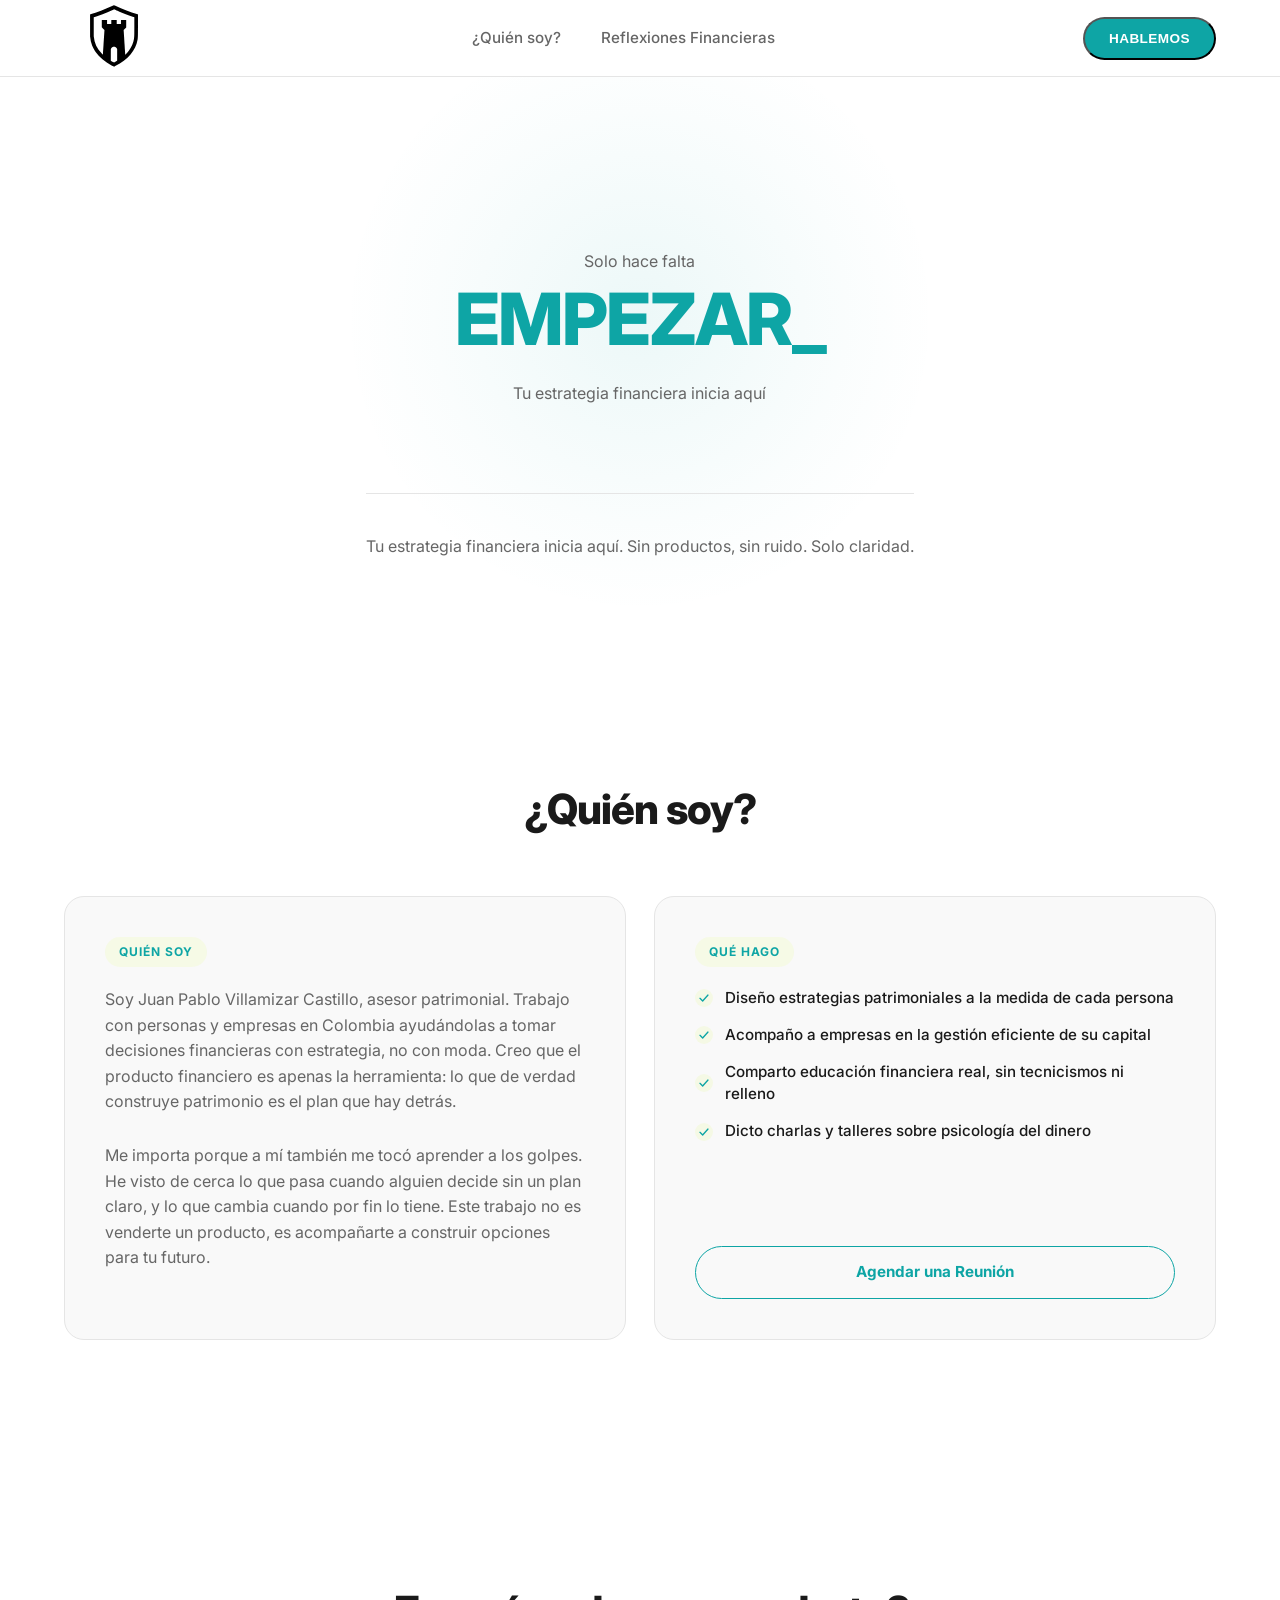
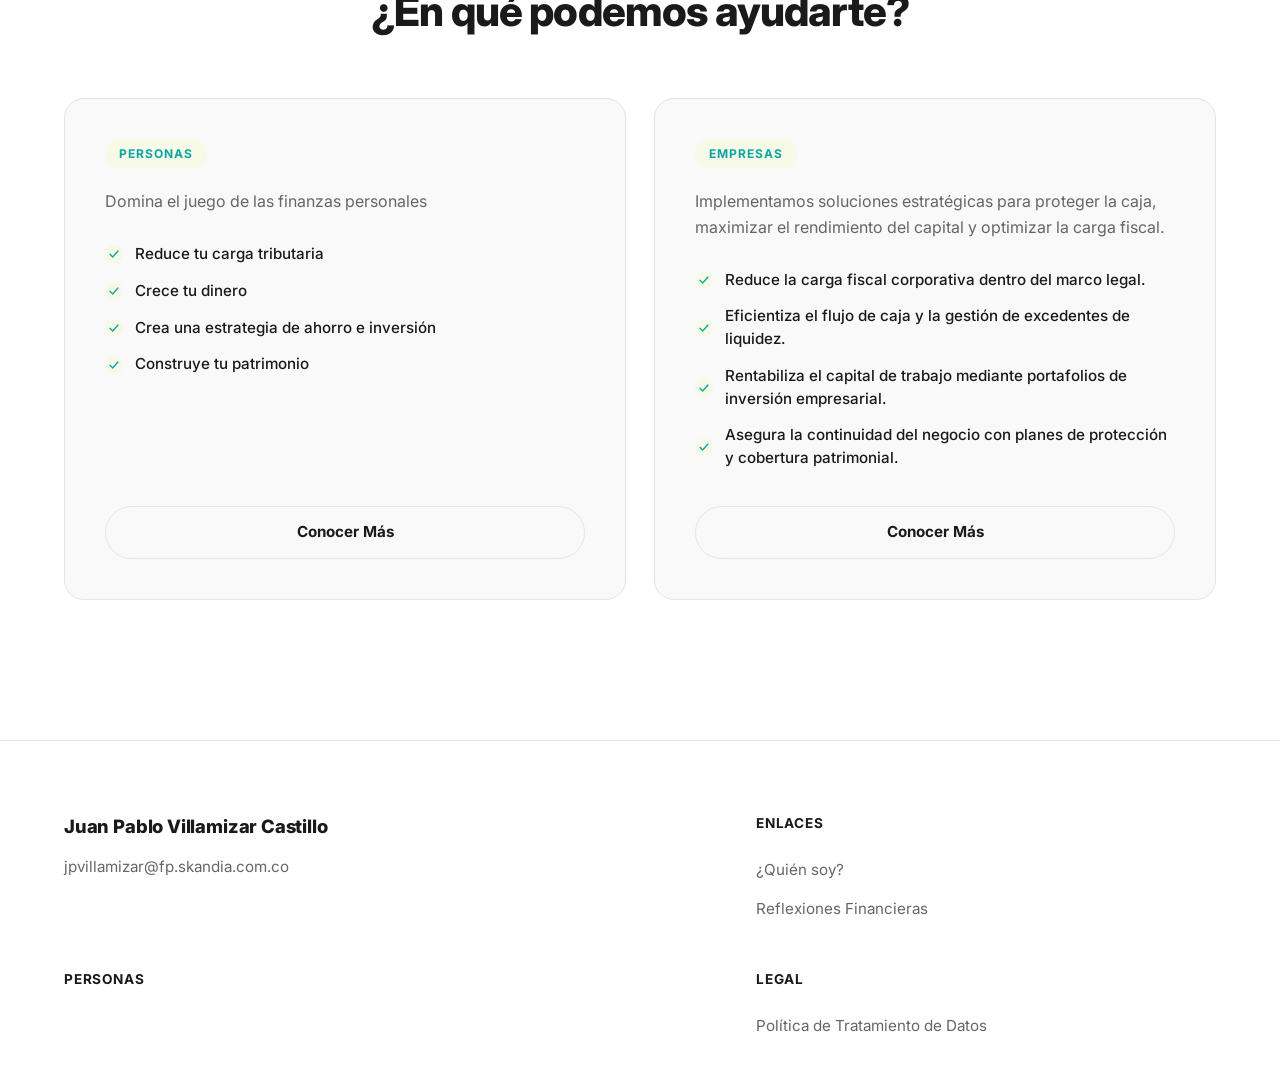
<file: index.html>
<!DOCTYPE html>
<html lang="es">
<head>
  <meta charset="UTF-8" />
  <meta name="viewport" content="width=device-width, initial-scale=1.0" />
  <title>JP Villamizar | Asesor Financiero</title>
  <link rel="preconnect" href="https://fonts.googleapis.com" />
  <link rel="preconnect" href="https://fonts.gstatic.com" crossorigin />
  <link href="https://fonts.googleapis.com/css2?family=Inter:wght@400;500;600;700;800&display=swap" rel="stylesheet" />
  <link rel="stylesheet" href="style.css" />
</head>
<body>

  <header class="header">
    <div class="container header__inner">
      <a href="#" class="logo">
        <img src="logo.svg" alt="Juan Pablo Villamizar" class="logo__img" />
      </a>

      <button class="nav-toggle" id="navToggle" aria-label="Abrir menú" aria-expanded="false">
        <span></span>
        <span></span>
        <span></span>
      </button>

      <nav class="nav" id="mainNav">
        <ul class="nav__list">
          <li><a href="#nosotros" class="nav__link">¿Quién soy?</a></li>
          <li><a href="reflexiones-financieras.html" class="nav__link">Reflexiones Financieras</a></li>
        </ul>
      </nav>

      <button type="button" class="btn btn--cta header__cta js-open-contact" id="openContactModal">HABLEMOS</button>
    </div>
  </header>

  <main>
    <section class="hero">
      <div class="container hero__inner">
        <div class="hero__lead">
          <p class="hero__lead-label">Solo hace falta</p>
          <h1 class="hero__lead-highlight">EMPEZAR<span class="cursor">_</span></h1>
          <p class="hero__lead-text">Tu estrategia financiera inicia aquí</p>
        </div>

        <p class="hero__text">Tu estrategia financiera inicia aquí. Sin productos, sin ruido. Solo claridad.</p>
      </div>
    </section>

    <section class="segments" id="nosotros">
      <div class="container">
        <h2 class="segments__title">¿Quién soy?</h2>

        <div class="segments__grid">
          <article class="segment-card">
            <span class="segment-card__tag">Quién Soy</span>
            <p class="segment-card__desc">
              Soy Juan Pablo Villamizar Castillo, asesor patrimonial. Trabajo con personas y empresas en Colombia ayudándolas a tomar decisiones financieras con estrategia, no con moda. Creo que el producto financiero es apenas la herramienta: lo que de verdad construye patrimonio es el plan que hay detrás.
            </p>
            <p class="segment-card__desc">
              Me importa porque a mí también me tocó aprender a los golpes. He visto de cerca lo que pasa cuando alguien decide sin un plan claro, y lo que cambia cuando por fin lo tiene. Este trabajo no es venderte un producto, es acompañarte a construir opciones para tu futuro.
            </p>
          </article>

          <article class="segment-card">
            <span class="segment-card__tag">Qué Hago</span>
            <ul class="segment-card__list">
              <li>
                <svg class="check-icon" width="18" height="18" viewBox="0 0 18 18" fill="none">
                  <path d="M3 9.5L7 13.5L15 4.5" stroke="currentColor" stroke-width="2" stroke-linecap="round" stroke-linejoin="round"/>
                </svg>
                Diseño estrategias patrimoniales a la medida de cada persona
              </li>
              <li>
                <svg class="check-icon" width="18" height="18" viewBox="0 0 18 18" fill="none">
                  <path d="M3 9.5L7 13.5L15 4.5" stroke="currentColor" stroke-width="2" stroke-linecap="round" stroke-linejoin="round"/>
                </svg>
                Acompaño a empresas en la gestión eficiente de su capital
              </li>
              <li>
                <svg class="check-icon" width="18" height="18" viewBox="0 0 18 18" fill="none">
                  <path d="M3 9.5L7 13.5L15 4.5" stroke="currentColor" stroke-width="2" stroke-linecap="round" stroke-linejoin="round"/>
                </svg>
                Comparto educación financiera real, sin tecnicismos ni relleno
              </li>
              <li>
                <svg class="check-icon" width="18" height="18" viewBox="0 0 18 18" fill="none">
                  <path d="M3 9.5L7 13.5L15 4.5" stroke="currentColor" stroke-width="2" stroke-linecap="round" stroke-linejoin="round"/>
                </svg>
                Dicto charlas y talleres sobre psicología del dinero
              </li>
            </ul>
            <a href="#" class="btn btn--outline btn--outline-accent segment-card__cta js-open-contact">Agendar una Reunión</a>
          </article>
        </div>
      </div>
    </section>

    <section class="segments" id="servicios">
      <div class="container">
        <h2 class="segments__title">¿En qué podemos ayudarte?</h2>

        <div class="segments__grid">
          <article class="segment-card">
            <span class="segment-card__tag">Personas</span>
            <p class="segment-card__desc">
              Domina el juego de las finanzas personales
            </p>
            <ul class="segment-card__list">
              <li>
                <svg class="check-icon" width="18" height="18" viewBox="0 0 18 18" fill="none">
                  <path d="M3 9.5L7 13.5L15 4.5" stroke="currentColor" stroke-width="2" stroke-linecap="round" stroke-linejoin="round"/>
                </svg>
                Reduce tu carga tributaria
              </li>
              <li>
                <svg class="check-icon" width="18" height="18" viewBox="0 0 18 18" fill="none">
                  <path d="M3 9.5L7 13.5L15 4.5" stroke="currentColor" stroke-width="2" stroke-linecap="round" stroke-linejoin="round"/>
                </svg>
                Crece tu dinero
              </li>
              <li>
                <svg class="check-icon" width="18" height="18" viewBox="0 0 18 18" fill="none">
                  <path d="M3 9.5L7 13.5L15 4.5" stroke="currentColor" stroke-width="2" stroke-linecap="round" stroke-linejoin="round"/>
                </svg>
                Crea una estrategia de ahorro e inversión
              </li>
              <li>
                <svg class="check-icon" width="18" height="18" viewBox="0 0 18 18" fill="none">
                  <path d="M3 9.5L7 13.5L15 4.5" stroke="currentColor" stroke-width="2" stroke-linecap="round" stroke-linejoin="round"/>
                </svg>
                Construye tu patrimonio
              </li>
            </ul>
            <a href="#" class="btn btn--outline segment-card__cta">Conocer Más</a>
          </article>

          <article class="segment-card">
            <span class="segment-card__tag">Empresas</span>
            <p class="segment-card__desc">
              Implementamos soluciones estratégicas para proteger la caja, maximizar el rendimiento del capital y optimizar la carga fiscal.
            </p>
            <ul class="segment-card__list">
              <li>
                <svg class="check-icon" width="18" height="18" viewBox="0 0 18 18" fill="none">
                  <path d="M3 9.5L7 13.5L15 4.5" stroke="currentColor" stroke-width="2" stroke-linecap="round" stroke-linejoin="round"/>
                </svg>
                Reduce la carga fiscal corporativa dentro del marco legal.
              </li>
              <li>
                <svg class="check-icon" width="18" height="18" viewBox="0 0 18 18" fill="none">
                  <path d="M3 9.5L7 13.5L15 4.5" stroke="currentColor" stroke-width="2" stroke-linecap="round" stroke-linejoin="round"/>
                </svg>
                Eficientiza el flujo de caja y la gestión de excedentes de liquidez.
              </li>
              <li>
                <svg class="check-icon" width="18" height="18" viewBox="0 0 18 18" fill="none">
                  <path d="M3 9.5L7 13.5L15 4.5" stroke="currentColor" stroke-width="2" stroke-linecap="round" stroke-linejoin="round"/>
                </svg>
                Rentabiliza el capital de trabajo mediante portafolios de inversión empresarial.
              </li>
              <li>
                <svg class="check-icon" width="18" height="18" viewBox="0 0 18 18" fill="none">
                  <path d="M3 9.5L7 13.5L15 4.5" stroke="currentColor" stroke-width="2" stroke-linecap="round" stroke-linejoin="round"/>
                </svg>
                Asegura la continuidad del negocio con planes de protección y cobertura patrimonial.
              </li>
            </ul>
            <a href="#" class="btn btn--outline segment-card__cta">Conocer Más</a>
          </article>
        </div>
      </div>
    </section>

  </main>

  <footer class="footer">
    <div class="container footer__inner">
      <!-- Columna 1: Brand -->
      <div class="footer__col footer__col--brand">
        <a href="index.html" class="footer__brand">Juan Pablo Villamizar Castillo</a>
        <a href="mailto:jpvillamizar@fp.skandia.com.co" class="footer__email">jpvillamizar@fp.skandia.com.co</a>
      </div>

      <!-- Columna 2: Enlaces principales -->
      <div class="footer__col">
        <h3 class="footer__heading">Enlaces</h3>
        <ul class="footer__list">
          <li><a href="index.html#nosotros" class="footer__link">¿Quién soy?</a></li>
          <li><a href="reflexiones-financieras.html" class="footer__link">Reflexiones Financieras</a></li>
        </ul>
      </div>

      <!-- Columna 3: Personas (SIN links, solo heading) -->
      <div class="footer__col">
        <h3 class="footer__heading">Personas</h3>
      </div>

      <!-- Columna 4: Legal -->
      <div class="footer__col">
        <h3 class="footer__heading">Legal</h3>
        <ul class="footer__list">
          <li><a href="politica-tratamiento-datos.html" class="footer__link">Política de Tratamiento de Datos</a></li>
        </ul>
      </div>
    </div>
  </footer>

  <div class="modal-overlay" id="contactModalOverlay">
    <div class="modal" role="dialog" aria-modal="true" aria-labelledby="contactModalTitle">
      <button type="button" class="modal__close" id="closeContactModal" aria-label="Cerrar">
        <svg width="18" height="18" viewBox="0 0 18 18" fill="none">
          <path d="M2 2L16 16M16 2L2 16" stroke="currentColor" stroke-width="1.6" stroke-linecap="round"/>
        </svg>
      </button>

      <h2 class="modal__title" id="contactModalTitle">Ponte en contacto</h2>
      <p class="modal__subtitle">Cuéntanos sobre tu proyecto y te contactaremos a la brevedad.</p>

      <form class="modal__form" id="contactForm">
        <div class="form-group">
          <label for="fullName">Nombre Completo</label>
          <input type="text" id="fullName" name="fullName" required />
        </div>

        <div class="form-group">
          <label for="linkedin">LinkedIn Profile</label>
          <input type="url" id="linkedin" name="linkedin" placeholder="linkedin.com/in/tu-perfil" />
        </div>

        <div class="form-row">
          <div class="form-group">
            <label for="phone">Teléfono</label>
            <input type="tel" id="phone" name="phone" required />
          </div>
          <div class="form-group">
            <label for="email">Email</label>
            <input type="email" id="email" name="email" required />
          </div>
        </div>

        <div class="form-group">
          <label for="message">¿Cómo te podemos ayudar?</label>
          <textarea id="message" name="message" rows="4"></textarea>
        </div>

        <label class="checkbox-group">
          <input type="checkbox" id="privacyPolicy" name="privacyPolicy" required />
          <span>Acepto la <a href="politica-tratamiento-datos.html" target="_blank" rel="noopener" class="inline-link">Política de Tratamiento de Datos Personales</a>.</span>
        </label>

        <button type="submit" class="btn btn--cta modal__submit">ENVIAR</button>
      </form>
    </div>
  </div>

  <script>
    const navToggle = document.getElementById('navToggle');
    const mainNav = document.getElementById('mainNav');

    navToggle.addEventListener('click', () => {
      const isOpen = mainNav.classList.toggle('is-open');
      navToggle.classList.toggle('is-open');
      navToggle.setAttribute('aria-expanded', isOpen);
    });

    const contactModalOverlay = document.getElementById('contactModalOverlay');
    const openContactModalTriggers = document.querySelectorAll('.js-open-contact');
    const closeContactModal = document.getElementById('closeContactModal');

    const openModal = (e) => {
      if (e) e.preventDefault();
      contactModalOverlay.classList.add('is-open');
      document.body.classList.add('modal-open');
    };

    const closeModal = () => {
      contactModalOverlay.classList.remove('is-open');
      document.body.classList.remove('modal-open');
    };

    openContactModalTriggers.forEach((trigger) => trigger.addEventListener('click', openModal));
    closeContactModal.addEventListener('click', closeModal);

    contactModalOverlay.addEventListener('click', (e) => {
      if (e.target === contactModalOverlay) closeModal();
    });

    document.addEventListener('keydown', (e) => {
      if (e.key === 'Escape' && contactModalOverlay.classList.contains('is-open')) {
        closeModal();
      }
    });

document.getElementById('contactForm').addEventListener('submit', function(e) {
  e.preventDefault();
  
  const submitBtn = e.target.querySelector('button[type="submit"]');
  const originalBtnText = submitBtn.innerText;
  submitBtn.innerText = 'ENVIANDO...';
  submitBtn.disabled = true;

  // Reemplaza esta URL con la tuya de Google Apps Script
  const SCRIPT_URL = 'https://script.google.com/macros/s/AKfycbzHT7zYtWZRDqIqQ-Z_yzwOs47rKaZ9F3GA0aGe3IZ6wIFYPAkXJtQAMqJR0zdX5Y1I7g/exec';

  const formData = {
    fullName: document.getElementById('fullName').value,
    linkedin: document.getElementById('linkedin').value,
    phone: document.getElementById('phone').value,
    email: document.getElementById('email').value,
    message: document.getElementById('message').value
  };

  fetch(SCRIPT_URL, {
    method: 'POST',
    mode: 'no-cors',
    headers: { 'Content-Type': 'application/json' },
    body: JSON.stringify(formData)
  })
  .then(() => {
    alert('¡Gracias! Hemos recibido tu mensaje y te contactaremos pronto.');
    e.target.reset();
    closeModal();
  })
  .catch((error) => {
    alert('Hubo un error al enviar el mensaje. Por favor intenta de nuevo.');
    console.error('Error:', error);
  })
  .finally(() => {
    submitBtn.innerText = originalBtnText;
    submitBtn.disabled = false;
  });
});
  </script>

</body>
</html>
</file>
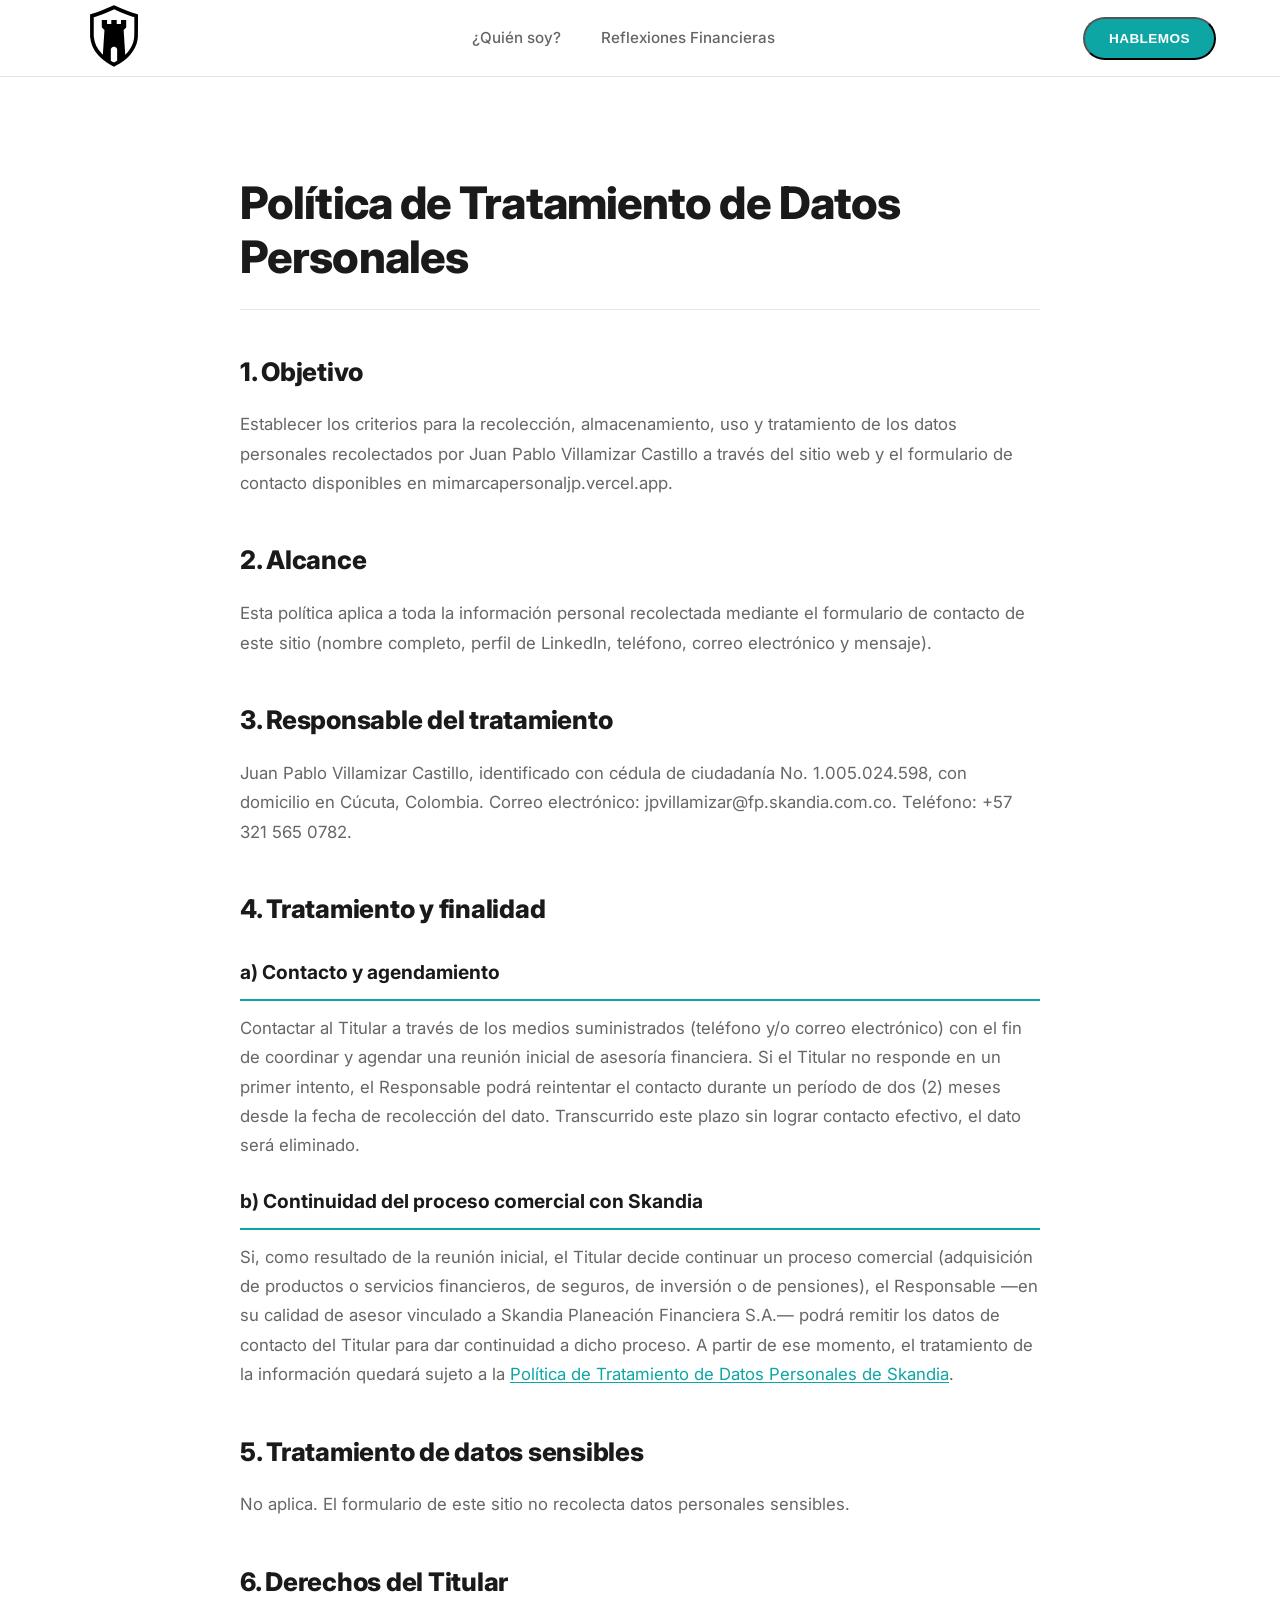
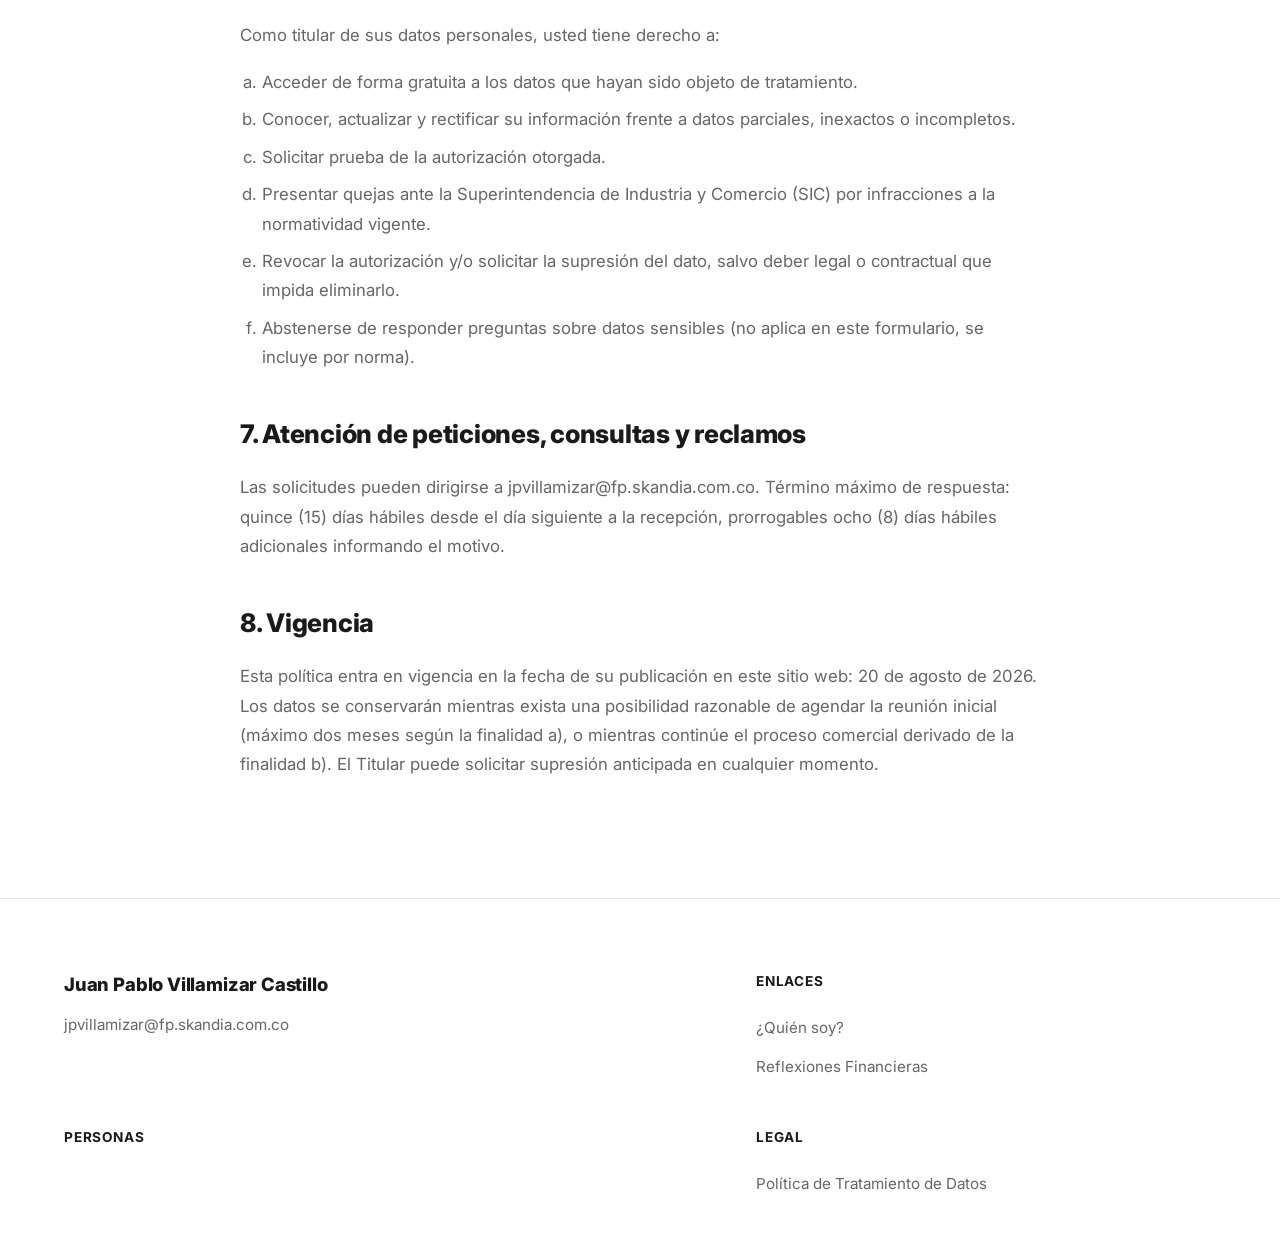
<file: politica-tratamiento-datos.html>
<!DOCTYPE html>
<html lang="es">
<head>
  <meta charset="UTF-8" />
  <meta name="viewport" content="width=device-width, initial-scale=1.0" />
  <title>Política de Tratamiento de Datos Personales | JP Villamizar</title>
  <link rel="preconnect" href="https://fonts.googleapis.com" />
  <link rel="preconnect" href="https://fonts.gstatic.com" crossorigin />
  <link href="https://fonts.googleapis.com/css2?family=Inter:wght@400;500;600;700;800&display=swap" rel="stylesheet" />
  <link rel="stylesheet" href="style.css" />

  <style>
    /* ===== Política de Tratamiento de Datos (página legal) ===== */
    .legal-page {
      padding: 100px 0 100px;
    }

    .legal-content-wrap {
      max-width: 800px;
      margin: 0 auto;
    }

    .legal-title {
      font-size: clamp(2rem, 4vw, 2.8rem);
      font-weight: 800;
      letter-spacing: -0.02em;
      line-height: 1.2;
      color: var(--text-primary);
      margin-bottom: 40px;
      padding-bottom: 24px;
      border-bottom: 1px solid var(--border);
    }

    .legal-content {
      font-size: 1.05rem;
      line-height: 1.75;
      color: var(--text-secondary);
    }

    .legal-content p {
      margin-bottom: 18px;
    }

    .legal-content h2 {
      margin-top: 40px;
      margin-bottom: 16px;
      font-size: 1.6rem;
      font-weight: 800;
      letter-spacing: -0.01em;
      color: var(--text-primary);
    }

    .legal-content h3 {
      margin-top: 1.5rem;
      margin-bottom: 0.8rem;
      font-size: 1.2rem;
      font-weight: 700;
      color: var(--text-primary);
      border-bottom: 2px solid var(--accent);
      padding-bottom: 0.6rem;
    }

    .legal-content ol,
    .legal-content ul {
      margin: 0 0 18px 1.4rem;
    }

    .legal-content li {
      margin-bottom: 8px;
    }

    @media (max-width: 600px) {
      .legal-page {
        padding: 80px 0 80px;
      }

      .legal-title {
        font-size: 1.7rem;
      }
    }
  </style>
</head>
<body>

  <header class="header">
    <div class="container header__inner">
      <a href="index.html" class="logo">
        <img src="logo.svg" alt="Juan Pablo Villamizar" class="logo__img" />
      </a>

      <button class="nav-toggle" id="navToggle" aria-label="Abrir menú" aria-expanded="false">
        <span></span>
        <span></span>
        <span></span>
      </button>

      <nav class="nav" id="mainNav">
        <ul class="nav__list">
          <li><a href="index.html#nosotros" class="nav__link">¿Quién soy?</a></li>
          <li><a href="reflexiones-financieras.html" class="nav__link">Reflexiones Financieras</a></li>
        </ul>
      </nav>

      <button type="button" class="btn btn--cta header__cta" id="openContactModal">HABLEMOS</button>
    </div>
  </header>

  <main>
    <section class="legal-page">
      <div class="container">
        <div class="legal-content-wrap">
          <h1 class="legal-title">Política de Tratamiento de Datos Personales</h1>

          <div class="legal-content">
            <h2>1. Objetivo</h2>
            <p>Establecer los criterios para la recolección, almacenamiento, uso y tratamiento de los datos personales recolectados por Juan Pablo Villamizar Castillo a través del sitio web y el formulario de contacto disponibles en mimarcapersonaljp.vercel.app.</p>

            <h2>2. Alcance</h2>
            <p>Esta política aplica a toda la información personal recolectada mediante el formulario de contacto de este sitio (nombre completo, perfil de LinkedIn, teléfono, correo electrónico y mensaje).</p>

            <h2>3. Responsable del tratamiento</h2>
            <p>Juan Pablo Villamizar Castillo, identificado con cédula de ciudadanía No. 1.005.024.598, con domicilio en Cúcuta, Colombia. Correo electrónico: jpvillamizar@fp.skandia.com.co. Teléfono: +57 321 565 0782.</p>

            <h2>4. Tratamiento y finalidad</h2>

            <h3>a) Contacto y agendamiento</h3>
            <p>Contactar al Titular a través de los medios suministrados (teléfono y/o correo electrónico) con el fin de coordinar y agendar una reunión inicial de asesoría financiera. Si el Titular no responde en un primer intento, el Responsable podrá reintentar el contacto durante un período de dos (2) meses desde la fecha de recolección del dato. Transcurrido este plazo sin lograr contacto efectivo, el dato será eliminado.</p>

            <h3>b) Continuidad del proceso comercial con Skandia</h3>
            <p>Si, como resultado de la reunión inicial, el Titular decide continuar un proceso comercial (adquisición de productos o servicios financieros, de seguros, de inversión o de pensiones), el Responsable —en su calidad de asesor vinculado a Skandia Planeación Financiera S.A.— podrá remitir los datos de contacto del Titular para dar continuidad a dicho proceso. A partir de ese momento, el tratamiento de la información quedará sujeto a la <a href="https://www.skandia.co/politica-de-tratamiento-de-informacion" target="_blank" rel="noopener" class="inline-link">Política de Tratamiento de Datos Personales de Skandia</a>.</p>

            <h2>5. Tratamiento de datos sensibles</h2>
            <p>No aplica. El formulario de este sitio no recolecta datos personales sensibles.</p>

            <h2>6. Derechos del Titular</h2>
            <p>Como titular de sus datos personales, usted tiene derecho a:</p>
            <ol type="a">
              <li>Acceder de forma gratuita a los datos que hayan sido objeto de tratamiento.</li>
              <li>Conocer, actualizar y rectificar su información frente a datos parciales, inexactos o incompletos.</li>
              <li>Solicitar prueba de la autorización otorgada.</li>
              <li>Presentar quejas ante la Superintendencia de Industria y Comercio (SIC) por infracciones a la normatividad vigente.</li>
              <li>Revocar la autorización y/o solicitar la supresión del dato, salvo deber legal o contractual que impida eliminarlo.</li>
              <li>Abstenerse de responder preguntas sobre datos sensibles (no aplica en este formulario, se incluye por norma).</li>
            </ol>

            <h2>7. Atención de peticiones, consultas y reclamos</h2>
            <p>Las solicitudes pueden dirigirse a jpvillamizar@fp.skandia.com.co. Término máximo de respuesta: quince (15) días hábiles desde el día siguiente a la recepción, prorrogables ocho (8) días hábiles adicionales informando el motivo.</p>

            <h2>8. Vigencia</h2>
            <p>Esta política entra en vigencia en la fecha de su publicación en este sitio web: 20 de agosto de 2026. Los datos se conservarán mientras exista una posibilidad razonable de agendar la reunión inicial (máximo dos meses según la finalidad a), o mientras continúe el proceso comercial derivado de la finalidad b). El Titular puede solicitar supresión anticipada en cualquier momento.</p>
          </div>
        </div>
      </div>
    </section>
  </main>

  <footer class="footer">
    <div class="container footer__inner">
      <!-- Columna 1: Brand -->
      <div class="footer__col footer__col--brand">
        <a href="index.html" class="footer__brand">Juan Pablo Villamizar Castillo</a>
        <a href="mailto:jpvillamizar@fp.skandia.com.co" class="footer__email">jpvillamizar@fp.skandia.com.co</a>
      </div>

      <!-- Columna 2: Enlaces principales -->
      <div class="footer__col">
        <h3 class="footer__heading">Enlaces</h3>
        <ul class="footer__list">
          <li><a href="index.html#nosotros" class="footer__link">¿Quién soy?</a></li>
          <li><a href="reflexiones-financieras.html" class="footer__link">Reflexiones Financieras</a></li>
        </ul>
      </div>

      <!-- Columna 3: Personas (SIN links, solo heading) -->
      <div class="footer__col">
        <h3 class="footer__heading">Personas</h3>
      </div>

      <!-- Columna 4: Legal -->
      <div class="footer__col">
        <h3 class="footer__heading">Legal</h3>
        <ul class="footer__list">
          <li><a href="politica-tratamiento-datos.html" class="footer__link">Política de Tratamiento de Datos</a></li>
        </ul>
      </div>
    </div>
  </footer>

  <div class="modal-overlay" id="contactModalOverlay">
    <div class="modal" role="dialog" aria-modal="true" aria-labelledby="contactModalTitle">
      <button type="button" class="modal__close" id="closeContactModal" aria-label="Cerrar">
        <svg width="18" height="18" viewBox="0 0 18 18" fill="none">
          <path d="M2 2L16 16M16 2L2 16" stroke="currentColor" stroke-width="1.6" stroke-linecap="round"/>
        </svg>
      </button>

      <h2 class="modal__title" id="contactModalTitle">Ponte en contacto</h2>
      <p class="modal__subtitle">Cuéntanos sobre tu proyecto y te contactaremos a la brevedad.</p>

      <form class="modal__form" id="contactForm">
        <div class="form-group">
          <label for="fullName">Nombre Completo</label>
          <input type="text" id="fullName" name="fullName" required />
        </div>

        <div class="form-group">
          <label for="linkedin">LinkedIn Profile</label>
          <input type="url" id="linkedin" name="linkedin" placeholder="linkedin.com/in/tu-perfil" />
        </div>

        <div class="form-row">
          <div class="form-group">
            <label for="phone">Teléfono</label>
            <input type="tel" id="phone" name="phone" required />
          </div>
          <div class="form-group">
            <label for="email">Email</label>
            <input type="email" id="email" name="email" required />
          </div>
        </div>

        <div class="form-group">
          <label for="message">¿Cómo te podemos ayudar?</label>
          <textarea id="message" name="message" rows="4"></textarea>
        </div>

        <label class="checkbox-group">
          <input type="checkbox" id="privacyPolicy" name="privacyPolicy" required />
          <span>Acepto la <a href="politica-tratamiento-datos.html" target="_blank" rel="noopener" class="inline-link">Política de Tratamiento de Datos Personales</a>.</span>
        </label>

        <button type="submit" class="btn btn--cta modal__submit">ENVIAR</button>
      </form>
    </div>
  </div>

  <script>
    const navToggle = document.getElementById('navToggle');
    const mainNav = document.getElementById('mainNav');

    navToggle.addEventListener('click', () => {
      const isOpen = mainNav.classList.toggle('is-open');
      navToggle.classList.toggle('is-open');
      navToggle.setAttribute('aria-expanded', isOpen);
    });

    const contactModalOverlay = document.getElementById('contactModalOverlay');
    const openContactModal = document.getElementById('openContactModal');
    const closeContactModal = document.getElementById('closeContactModal');

    const openModal = () => {
      contactModalOverlay.classList.add('is-open');
      document.body.classList.add('modal-open');
    };

    const closeModal = () => {
      contactModalOverlay.classList.remove('is-open');
      document.body.classList.remove('modal-open');
    };

    openContactModal.addEventListener('click', openModal);
    closeContactModal.addEventListener('click', closeModal);

    contactModalOverlay.addEventListener('click', (e) => {
      if (e.target === contactModalOverlay) closeModal();
    });

    document.addEventListener('keydown', (e) => {
      if (e.key === 'Escape' && contactModalOverlay.classList.contains('is-open')) {
        closeModal();
      }
    });

    document.getElementById('contactForm').addEventListener('submit', function(e) {
      e.preventDefault();

      const submitBtn = e.target.querySelector('button[type="submit"]');
      const originalBtnText = submitBtn.innerText;
      submitBtn.innerText = 'ENVIANDO...';
      submitBtn.disabled = true;

      // Reemplaza esta URL con la tuya de Google Apps Script
      const SCRIPT_URL = 'https://script.google.com/macros/s/AKfycbzHT7zYtWZRDqIqQ-Z_yzwOs47rKaZ9F3GA0aGe3IZ6wIFYPAkXJtQAMqJR0zdX5Y1I7g/exec';

      const formData = {
        fullName: document.getElementById('fullName').value,
        linkedin: document.getElementById('linkedin').value,
        phone: document.getElementById('phone').value,
        email: document.getElementById('email').value,
        message: document.getElementById('message').value
      };

      fetch(SCRIPT_URL, {
        method: 'POST',
        mode: 'no-cors',
        headers: { 'Content-Type': 'application/json' },
        body: JSON.stringify(formData)
      })
      .then(() => {
        alert('¡Gracias! Hemos recibido tu mensaje y te contactaremos pronto.');
        e.target.reset();
        closeModal();
      })
      .catch((error) => {
        alert('Hubo un error al enviar el mensaje. Por favor intenta de nuevo.');
        console.error('Error:', error);
      })
      .finally(() => {
        submitBtn.innerText = originalBtnText;
        submitBtn.disabled = false;
      });
    });
  </script>

</body>
</html>
</file>
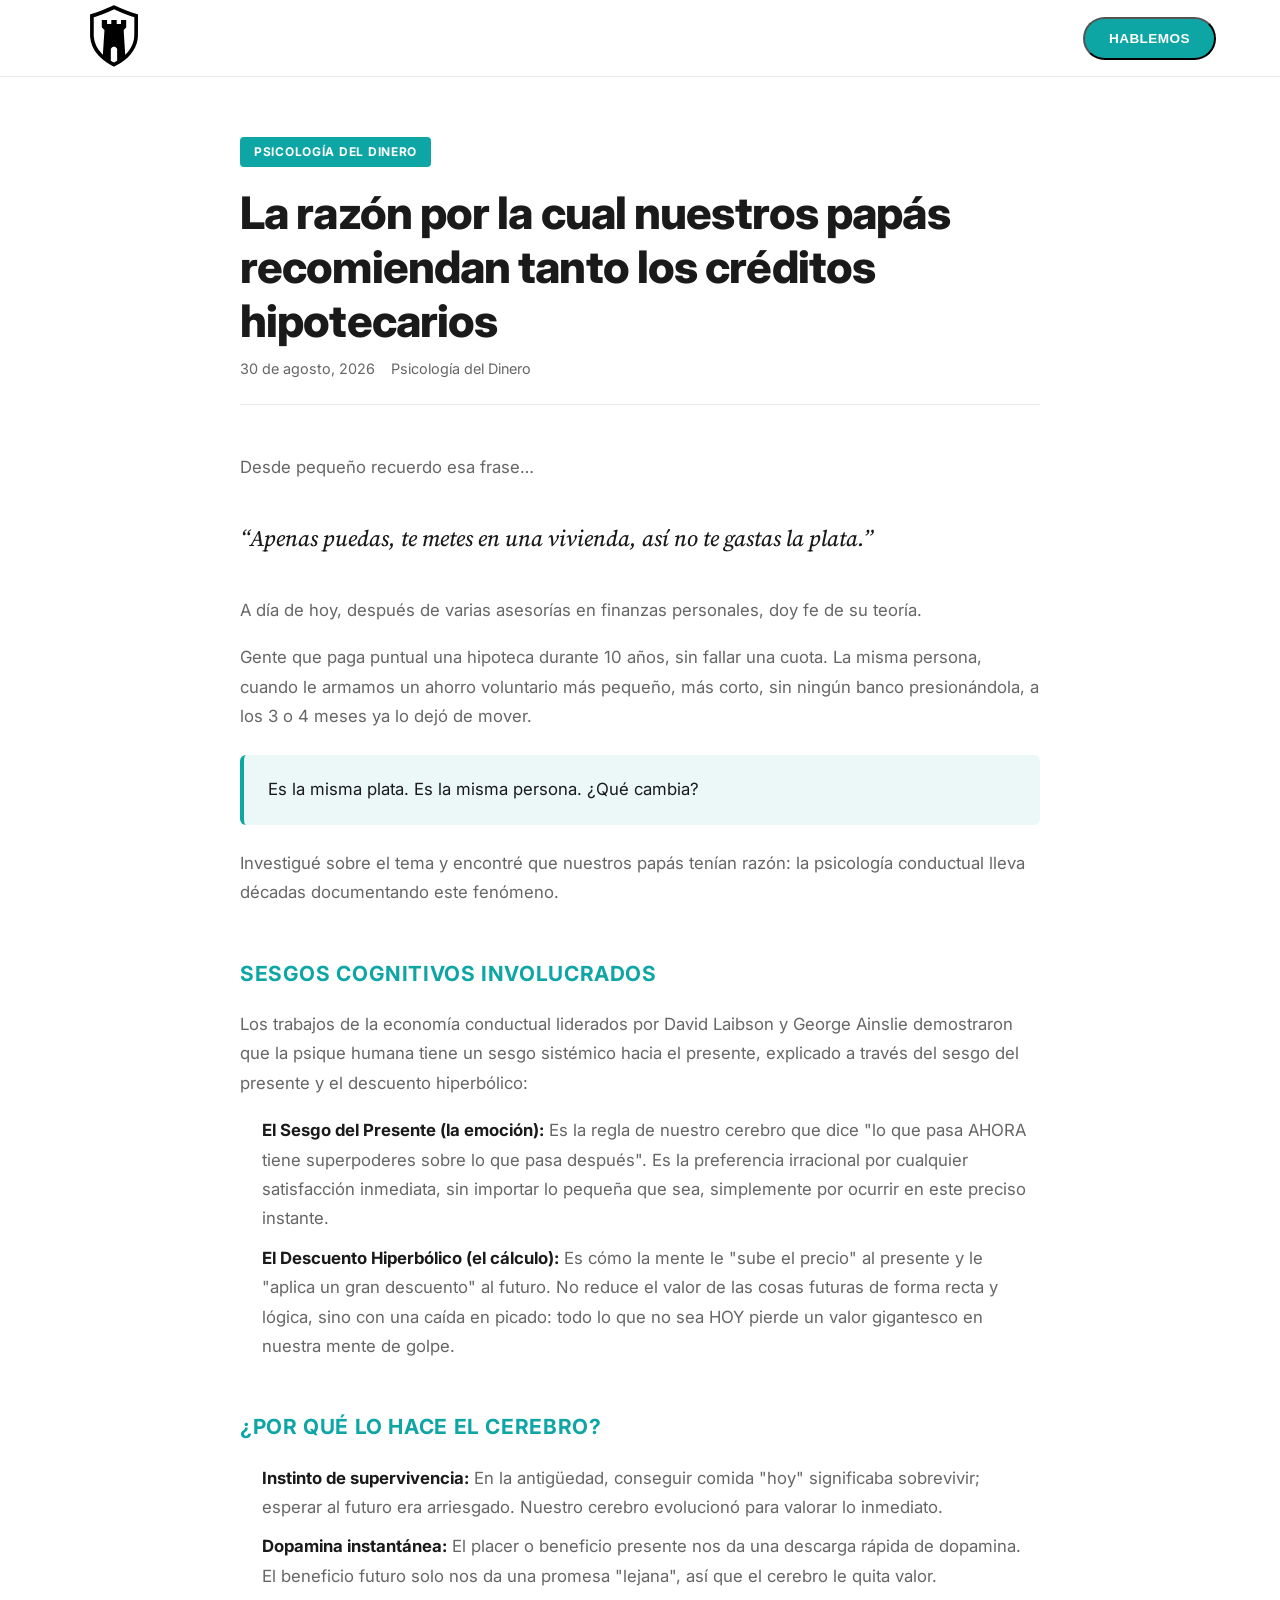
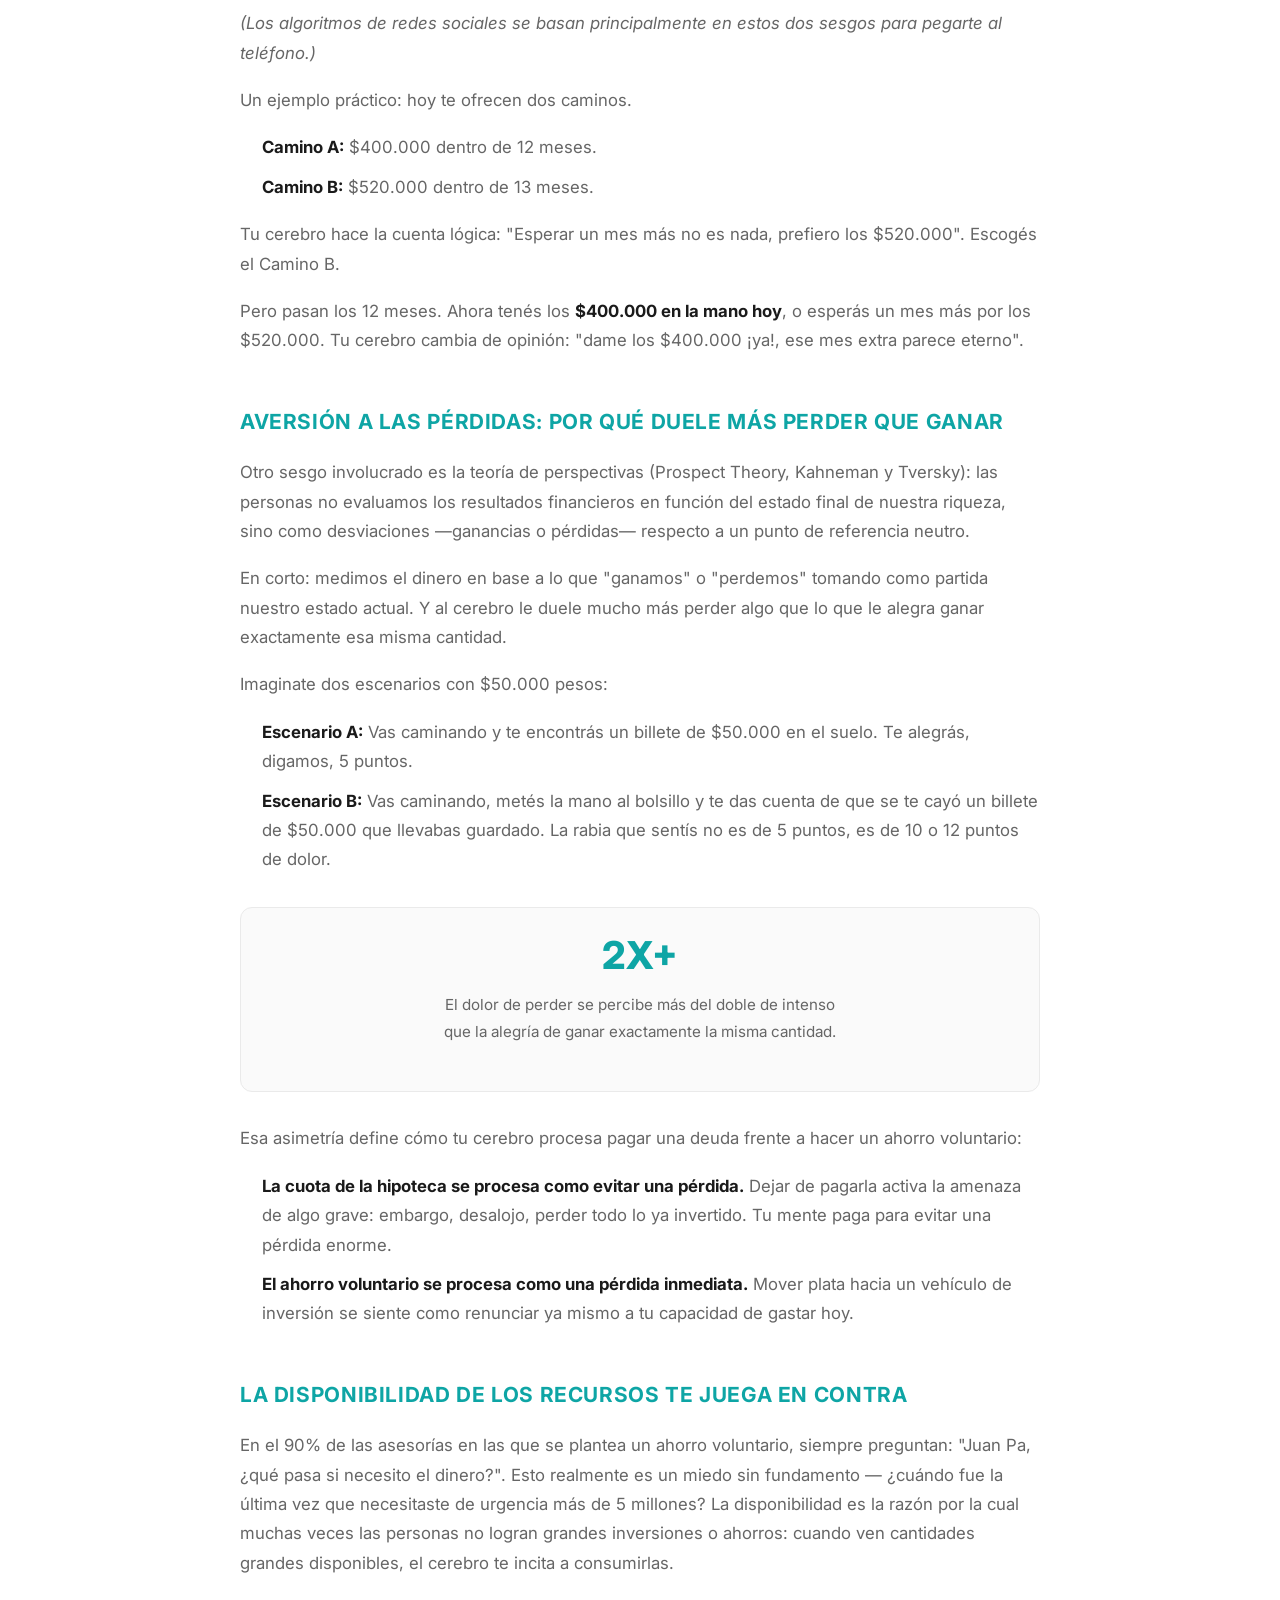
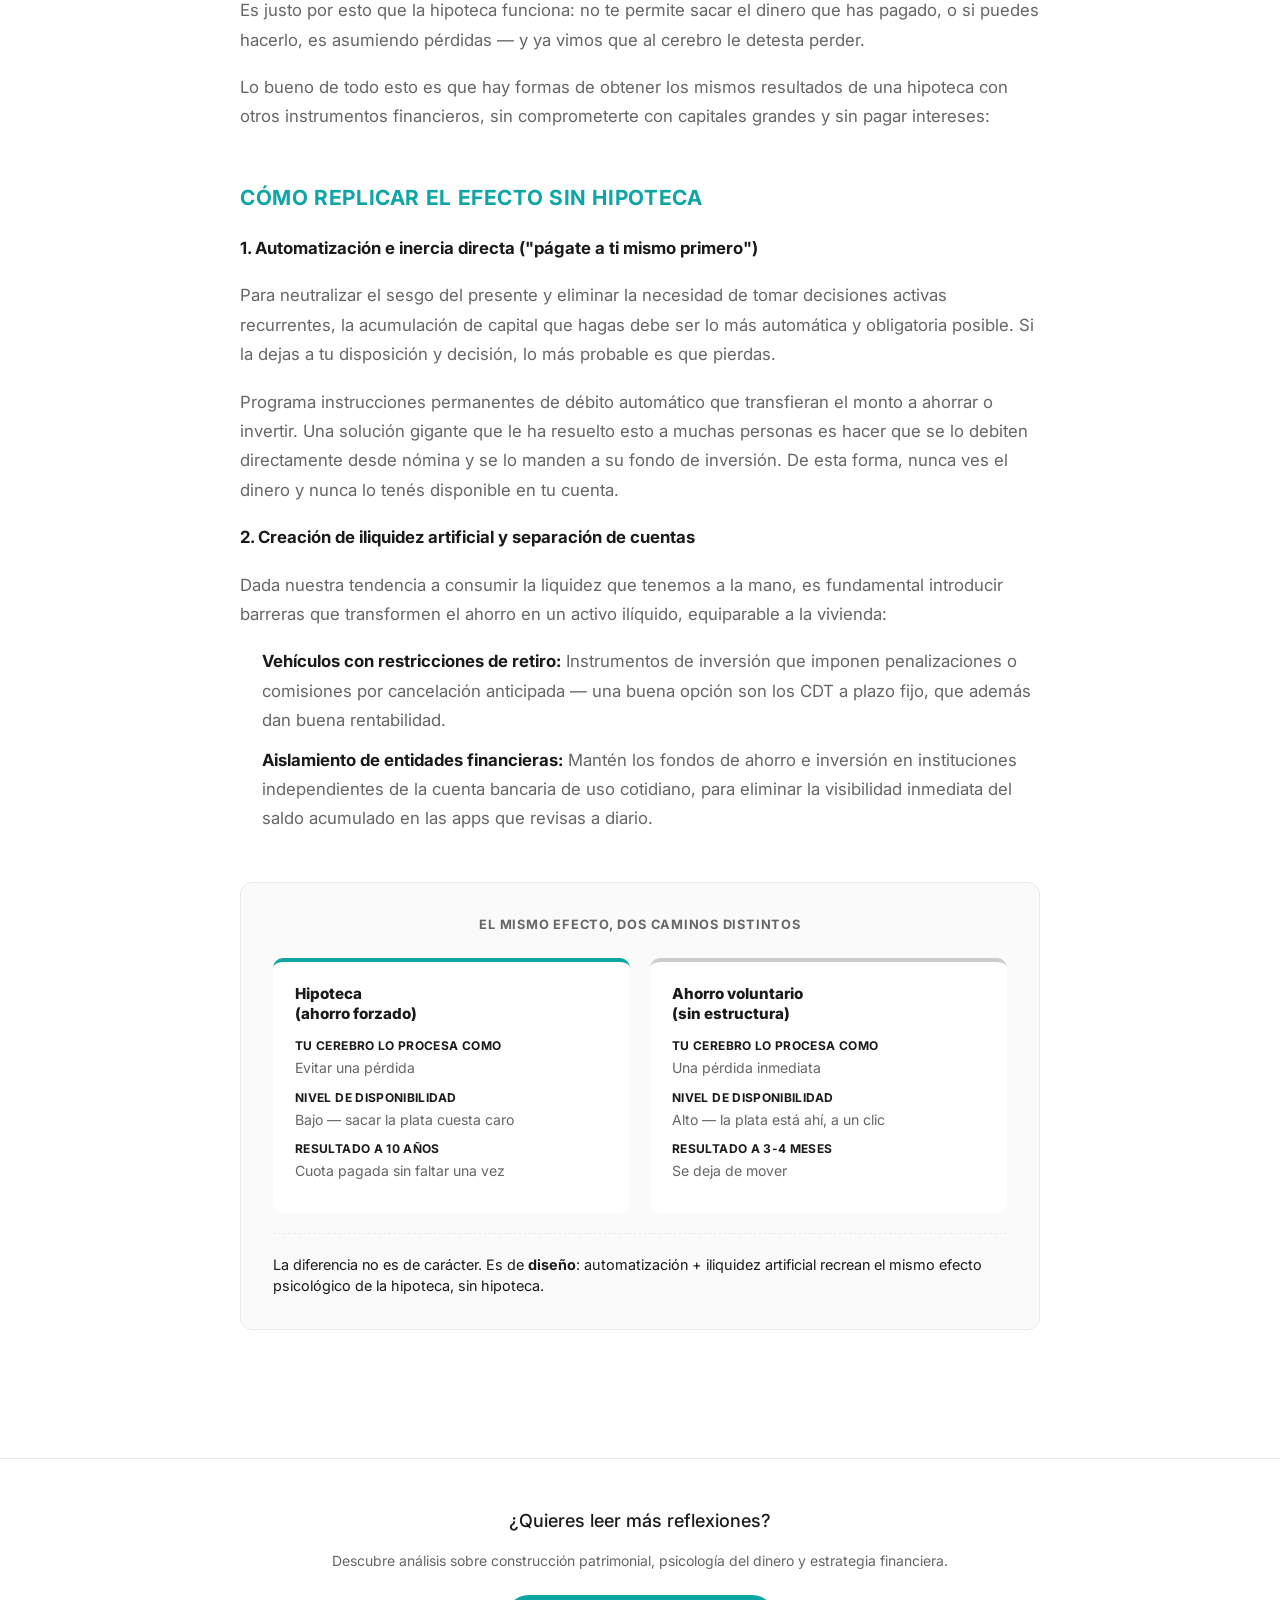
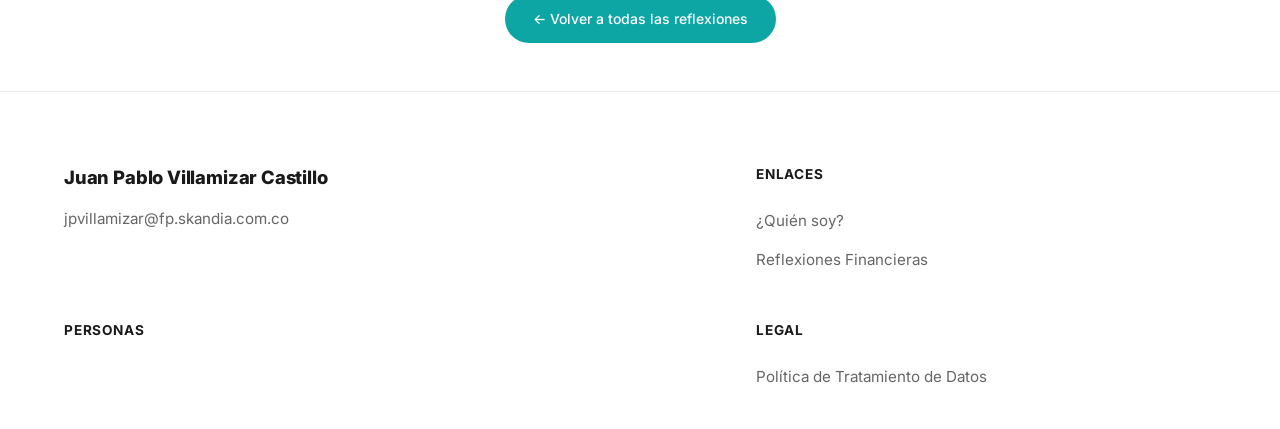
<file: reflexion-ahorro-forzado-vs-voluntario.html>
<!DOCTYPE html>
<html lang="es">
<head>
<meta charset="UTF-8" />
<meta name="viewport" content="width=device-width, initial-scale=1.0" />
<title>La razón por la cual nuestros papás recomiendan tanto los créditos hipotecarios | JP Villamizar</title>
<meta name="description" content="Por qué le cumplís religiosamente a una hipoteca durante 10 años pero abandonás un ahorro voluntario en 3 meses — con la misma plata y la misma persona." />
<meta property="og:type" content="article" />
<meta property="og:title" content="La razón por la cual nuestros papás recomiendan tanto los créditos hipotecarios" />
<meta property="og:description" content="Por qué le cumplís religiosamente a una hipoteca durante 10 años pero abandonás un ahorro voluntario en 3 meses — con la misma plata y la misma persona." />
<meta property="og:url" content="https://mimarcapersonaljp.vercel.app/reflexion-ahorro-forzado-vs-voluntario.html" />
<link rel="canonical" href="https://mimarcapersonaljp.vercel.app/reflexion-ahorro-forzado-vs-voluntario.html" />

<link rel="preconnect" href="https://fonts.googleapis.com" />
<link rel="preconnect" href="https://fonts.gstatic.com" crossorigin />
<link href="https://fonts.googleapis.com/css2?family=Inter:wght@400;500;600;700;800&family=Source+Serif+4:ital,wght@0,500;1,500;1,600&display=swap" rel="stylesheet" />
<link rel="stylesheet" href="style.css" />

<style>
  /* ===== Fallback vars + base (solo para previsualizar el mockup;
     en el repo real esto ya vive en style.css) ===== */
  :root {
    --accent: #0ea5a5;
    --text-primary: #1a1a1a;
    --text-secondary: #666666;
    --border: #eaeaea;
    --surface-2: #ffffff;
  }
  * { box-sizing: border-box; }
  body {
    margin: 0;
    font-family: 'Inter', sans-serif;
    background: #ffffff;
    color: var(--text-primary);
  }
  /* ===== Reflexión (tal cual GUÍA_REFLEXIONES.md) ===== */
  .reflexion-page { padding: 60px 0 40px; }
  .reflexion-content-wrap { max-width: 800px; margin: 0 auto; }
  .reflexion-badge {
    display: inline-block; background-color: var(--accent); color: #fff;
    font-size: 0.75rem; font-weight: 700; letter-spacing: 0.06em;
    text-transform: uppercase; padding: 6px 14px; border-radius: 4px; margin-bottom: 20px;
  }
  .reflexion-title {
    font-size: clamp(2rem, 4vw, 2.8rem); font-weight: 800; letter-spacing: -0.02em;
    line-height: 1.2; color: var(--text-primary); margin-bottom: 10px;
  }
  .reflexion-meta {
    display: flex; align-items: center; flex-wrap: wrap; gap: 16px;
    margin-bottom: 48px; padding-bottom: 24px; border-bottom: 1px solid var(--border);
  }
  .reflexion-meta__date, .reflexion-meta__theme { font-size: 0.9rem; color: var(--text-secondary); }
  .reflexion-content { font-size: 1.05rem; line-height: 1.75; color: var(--text-secondary); }
  .reflexion-content p { margin-bottom: 18px; }
  .reflexion-content h3 {
    margin-top: 48px; margin-bottom: 18px; font-size: 1.3rem; font-weight: 700;
    text-transform: uppercase; letter-spacing: 0.03em; color: var(--accent);
  }
  .reflexion-content strong { font-weight: 700; color: var(--text-primary); }
  .reflexion-content ul { margin: 0 0 18px 1.4rem; }
  .reflexion-content li { margin-bottom: 10px; }
  .reflexion-content blockquote {
    margin: 24px 0; padding: 20px 24px; background-color: rgba(14, 165, 165, 0.08);
    border-left: 4px solid var(--accent); border-radius: 6px; color: var(--text-primary);
  }

  /* ===== Cita destacada (pull-quote) — solo para la frase de la infancia ===== */
  .reflexion-content blockquote.pull-quote {
    margin: 40px 0;
    padding: 0;
    background: none;
    border-left: none;
    border-radius: 0;
    font-family: 'Source Serif 4', Georgia, serif;
    font-style: italic;
    font-weight: 500;
    font-size: 1.4rem;
    line-height: 1.5;
    color: var(--text-primary);
  }

  /* ===== Widget: comparación Hipoteca vs Ahorro Voluntario ===== */
  .widget {
    margin: 48px 0 8px;
    padding: 32px;
    border: 1px solid var(--border);
    border-radius: 12px;
    background: #fafafa;
  }
  .widget__title {
    font-size: 0.8rem; font-weight: 700; text-transform: uppercase;
    letter-spacing: 0.06em; color: var(--text-secondary); margin: 0 0 24px 0; text-align: center;
  }
  .widget__cols { display: grid; grid-template-columns: 1fr 1fr; gap: 20px; }
  .widget__card {
    background: #fff; border-radius: 10px; padding: 22px;
    border-top: 4px solid var(--accent);
  }
  .widget__card--muted { border-top-color: #cccccc; }
  .widget__card h4 {
    font-size: 0.95rem; font-weight: 800; color: var(--text-primary);
    margin: 0 0 14px 0; line-height: 1.3;
  }
  .widget__row { font-size: 0.88rem; color: var(--text-secondary); margin-bottom: 10px; }
  .widget__row b { color: var(--text-primary); display: block; font-size: 0.75rem; text-transform: uppercase; letter-spacing: 0.03em; margin-bottom: 2px; }
  .widget__footer {
    margin-top: 20px; padding-top: 20px; border-top: 1px dashed var(--border);
    font-size: 0.9rem; color: var(--text-primary); text-align: left;
  }
  @media (max-width: 600px) {
    .reflexion-page { padding: 40px 0 20px; }
    .reflexion-title { font-size: 1.7rem; }
    .widget__cols { grid-template-columns: 1fr; }
  }

  /* ===== Cuadro destacado: una sola cifra (mismo lenguaje visual que .widget) ===== */
  .stat-callout {
    margin: 32px 0; padding: 28px; border: 1px solid var(--border); border-radius: 12px;
    background: #fafafa; text-align: center;
  }
  .stat-callout__number { font-size: 2.4rem; font-weight: 800; color: var(--accent); margin: 0 0 8px 0; line-height: 1; }
  .stat-callout__text { font-size: 0.95rem; color: var(--text-secondary); margin: 0 auto; max-width: 420px; }
</style>
</head>
<body>

<header class="header">
  <div class="container header__inner">
    <a href="index.html" class="logo"><img src="logo.svg" alt="Juan Pablo Villamizar" class="logo__img" /></a>
    <button type="button" class="btn btn--cta header__cta js-open-contact" id="openContactModal">HABLEMOS</button>
  </div>
</header>

<main>
  <article class="reflexion-page">
    <div class="container">
      <div class="reflexion-content-wrap">

        <span class="reflexion-badge">Psicología del Dinero</span>

        <h1 class="reflexion-title">La razón por la cual nuestros papás recomiendan tanto los créditos hipotecarios</h1>

        <div class="reflexion-meta">
          <time class="reflexion-meta__date">30 de agosto, 2026</time>
          <span class="reflexion-meta__theme">Psicología del Dinero</span>
        </div>

        <div class="reflexion-content">

          <p>Desde pequeño recuerdo esa frase…</p>

          <blockquote class="pull-quote">“Apenas puedas, te metes en una vivienda, así no te gastas la plata.”</blockquote>

          <p>A día de hoy, después de varias asesorías en finanzas personales, doy fe de su teoría.</p>

          <p>Gente que paga puntual una hipoteca durante 10 años, sin fallar una cuota. La misma persona, cuando le armamos un ahorro voluntario más pequeño, más corto, sin ningún banco presionándola, a los 3 o 4 meses ya lo dejó de mover.</p>

          <blockquote>Es la misma plata. Es la misma persona. ¿Qué cambia?</blockquote>

          <p>Investigué sobre el tema y encontré que nuestros papás tenían razón: la psicología conductual lleva décadas documentando este fenómeno.</p>

          <h3>Sesgos Cognitivos Involucrados</h3>

          <p>Los trabajos de la economía conductual liderados por David Laibson y George Ainslie demostraron que la psique humana tiene un sesgo sistémico hacia el presente, explicado a través del sesgo del presente y el descuento hiperbólico:</p>

          <ul>
            <li><strong>El Sesgo del Presente (la emoción):</strong> Es la regla de nuestro cerebro que dice "lo que pasa AHORA tiene superpoderes sobre lo que pasa después". Es la preferencia irracional por cualquier satisfacción inmediata, sin importar lo pequeña que sea, simplemente por ocurrir en este preciso instante.</li>
            <li><strong>El Descuento Hiperbólico (el cálculo):</strong> Es cómo la mente le "sube el precio" al presente y le "aplica un gran descuento" al futuro. No reduce el valor de las cosas futuras de forma recta y lógica, sino con una caída en picado: todo lo que no sea HOY pierde un valor gigantesco en nuestra mente de golpe.</li>
          </ul>

          <h3>¿Por Qué Lo Hace El Cerebro?</h3>

          <ul>
            <li><strong>Instinto de supervivencia:</strong> En la antigüedad, conseguir comida "hoy" significaba sobrevivir; esperar al futuro era arriesgado. Nuestro cerebro evolucionó para valorar lo inmediato.</li>
            <li><strong>Dopamina instantánea:</strong> El placer o beneficio presente nos da una descarga rápida de dopamina. El beneficio futuro solo nos da una promesa "lejana", así que el cerebro le quita valor.</li>
          </ul>

          <p><em>(Los algoritmos de redes sociales se basan principalmente en estos dos sesgos para pegarte al teléfono.)</em></p>

          <p>Un ejemplo práctico: hoy te ofrecen dos caminos.</p>

          <ul>
            <li><strong>Camino A:</strong> $400.000 dentro de 12 meses.</li>
            <li><strong>Camino B:</strong> $520.000 dentro de 13 meses.</li>
          </ul>

          <p>Tu cerebro hace la cuenta lógica: "Esperar un mes más no es nada, prefiero los $520.000". Escogés el Camino B.</p>

          <p>Pero pasan los 12 meses. Ahora tenés los <strong>$400.000 en la mano hoy</strong>, o esperás un mes más por los $520.000. Tu cerebro cambia de opinión: "dame los $400.000 ¡ya!, ese mes extra parece eterno".</p>

          <h3>Aversión a las Pérdidas: Por Qué Duele Más Perder que Ganar</h3>

          <p>Otro sesgo involucrado es la teoría de perspectivas (Prospect Theory, Kahneman y Tversky): las personas no evaluamos los resultados financieros en función del estado final de nuestra riqueza, sino como desviaciones —ganancias o pérdidas— respecto a un punto de referencia neutro.</p>

          <p>En corto: medimos el dinero en base a lo que "ganamos" o "perdemos" tomando como partida nuestro estado actual. Y al cerebro le duele mucho más perder algo que lo que le alegra ganar exactamente esa misma cantidad.</p>

          <p>Imaginate dos escenarios con $50.000 pesos:</p>

          <ul>
            <li><strong>Escenario A:</strong> Vas caminando y te encontrás un billete de $50.000 en el suelo. Te alegrás, digamos, 5 puntos.</li>
            <li><strong>Escenario B:</strong> Vas caminando, metés la mano al bolsillo y te das cuenta de que se te cayó un billete de $50.000 que llevabas guardado. La rabia que sentís no es de 5 puntos, es de 10 o 12 puntos de dolor.</li>
          </ul>

          <div class="stat-callout">
            <p class="stat-callout__number">2X+</p>
            <p class="stat-callout__text">El dolor de perder se percibe más del doble de intenso que la alegría de ganar exactamente la misma cantidad.</p>
          </div>

          <p>Esa asimetría define cómo tu cerebro procesa pagar una deuda frente a hacer un ahorro voluntario:</p>

          <ul>
            <li><strong>La cuota de la hipoteca se procesa como evitar una pérdida.</strong> Dejar de pagarla activa la amenaza de algo grave: embargo, desalojo, perder todo lo ya invertido. Tu mente paga para evitar una pérdida enorme.</li>
            <li><strong>El ahorro voluntario se procesa como una pérdida inmediata.</strong> Mover plata hacia un vehículo de inversión se siente como renunciar ya mismo a tu capacidad de gastar hoy.</li>
          </ul>

          <h3>La Disponibilidad de los Recursos te Juega en Contra</h3>

          <p>En el 90% de las asesorías en las que se plantea un ahorro voluntario, siempre preguntan: "Juan Pa, ¿qué pasa si necesito el dinero?". Esto realmente es un miedo sin fundamento — ¿cuándo fue la última vez que necesitaste de urgencia más de 5 millones? La disponibilidad es la razón por la cual muchas veces las personas no logran grandes inversiones o ahorros: cuando ven cantidades grandes disponibles, el cerebro te incita a consumirlas.</p>

          <p>Es justo por esto que la hipoteca funciona: no te permite sacar el dinero que has pagado, o si puedes hacerlo, es asumiendo pérdidas — y ya vimos que al cerebro le detesta perder.</p>

          <p>Lo bueno de todo esto es que hay formas de obtener los mismos resultados de una hipoteca con otros instrumentos financieros, sin comprometerte con capitales grandes y sin pagar intereses:</p>

          <h3>Cómo Replicar el Efecto Sin Hipoteca</h3>

          <p><strong>1. Automatización e inercia directa ("págate a ti mismo primero")</strong></p>

          <p>Para neutralizar el sesgo del presente y eliminar la necesidad de tomar decisiones activas recurrentes, la acumulación de capital que hagas debe ser lo más automática y obligatoria posible. Si la dejas a tu disposición y decisión, lo más probable es que pierdas.</p>

          <p>Programa instrucciones permanentes de débito automático que transfieran el monto a ahorrar o invertir. Una solución gigante que le ha resuelto esto a muchas personas es hacer que se lo debiten directamente desde nómina y se lo manden a su fondo de inversión. De esta forma, nunca ves el dinero y nunca lo tenés disponible en tu cuenta.</p>

          <p><strong>2. Creación de iliquidez artificial y separación de cuentas</strong></p>

          <p>Dada nuestra tendencia a consumir la liquidez que tenemos a la mano, es fundamental introducir barreras que transformen el ahorro en un activo ilíquido, equiparable a la vivienda:</p>

          <ul>
            <li><strong>Vehículos con restricciones de retiro:</strong> Instrumentos de inversión que imponen penalizaciones o comisiones por cancelación anticipada — una buena opción son los CDT a plazo fijo, que además dan buena rentabilidad.</li>
            <li><strong>Aislamiento de entidades financieras:</strong> Mantén los fondos de ahorro e inversión en instituciones independientes de la cuenta bancaria de uso cotidiano, para eliminar la visibilidad inmediata del saldo acumulado en las apps que revisas a diario.</li>
          </ul>

        </div>

        <!-- WIDGET: comparación visual del mecanismo -->
        <div class="widget">
          <p class="widget__title">El mismo efecto, dos caminos distintos</p>
          <div class="widget__cols">
            <div class="widget__card">
              <h4>Hipoteca<br>(ahorro forzado)</h4>
              <div class="widget__row"><b>Tu cerebro lo procesa como</b>Evitar una pérdida</div>
              <div class="widget__row"><b>Nivel de disponibilidad</b>Bajo — sacar la plata cuesta caro</div>
              <div class="widget__row"><b>Resultado a 10 años</b>Cuota pagada sin faltar una vez</div>
            </div>
            <div class="widget__card widget__card--muted">
              <h4>Ahorro voluntario<br>(sin estructura)</h4>
              <div class="widget__row"><b>Tu cerebro lo procesa como</b>Una pérdida inmediata</div>
              <div class="widget__row"><b>Nivel de disponibilidad</b>Alto — la plata está ahí, a un clic</div>
              <div class="widget__row"><b>Resultado a 3-4 meses</b>Se deja de mover</div>
            </div>
          </div>
          <div class="widget__footer">
            La diferencia no es de carácter. Es de <strong>diseño</strong>: automatización + iliquidez artificial recrean el mismo efecto psicológico de la hipoteca, sin hipoteca.
          </div>
        </div>

      </div>
    </div>
  </article>

  <section class="reflexion-closure" style="margin-top: 80px; padding: 48px 0; border-top: 1px solid var(--border); text-align: center;">
    <h3 style="font-size: 18px; font-weight: 500; margin: 0 0 16px 0; color: var(--text-primary);">¿Quieres leer más reflexiones?</h3>
    <p style="color: var(--text-secondary); font-size: 14px; margin: 0 0 24px 0;">Descubre análisis sobre construcción patrimonial, psicología del dinero y estrategia financiera.</p>
    <a href="reflexiones-financieras.html" style="display: inline-flex; align-items: center; justify-content: center; gap: 8px; min-height: 48px; box-sizing: border-box; background: var(--accent); color: #ffffff; padding: 12px 28px; border-radius: 100px; text-decoration: none; font-weight: 500; font-size: 14px; transition: opacity 0.2s ease;">
      ← Volver a todas las reflexiones
    </a>
  </section>
</main>

<footer class="footer">
  <div class="container footer__inner">
    <div class="footer__col footer__col--brand">
      <a href="index.html" class="footer__brand">Juan Pablo Villamizar Castillo</a>
      <a href="mailto:jpvillamizar@fp.skandia.com.co" class="footer__email">jpvillamizar@fp.skandia.com.co</a>
    </div>

    <div class="footer__col">
      <h3 class="footer__heading">Enlaces</h3>
      <ul class="footer__list">
        <li><a href="index.html#nosotros" class="footer__link">¿Quién soy?</a></li>
        <li><a href="reflexiones-financieras.html" class="footer__link">Reflexiones Financieras</a></li>
      </ul>
    </div>

    <div class="footer__col">
      <h3 class="footer__heading">Personas</h3>
    </div>

    <div class="footer__col">
      <h3 class="footer__heading">Legal</h3>
      <ul class="footer__list">
        <li><a href="politica-tratamiento-datos.html" class="footer__link">Política de Tratamiento de Datos</a></li>
      </ul>
    </div>
  </div>
</footer>

<div class="modal-overlay" id="contactModalOverlay">
  <div class="modal" role="dialog" aria-modal="true" aria-labelledby="contactModalTitle">
    <button type="button" class="modal__close" id="closeContactModal" aria-label="Cerrar">
      <svg width="18" height="18" viewBox="0 0 18 18" fill="none">
        <path d="M2 2L16 16M16 2L2 16" stroke="currentColor" stroke-width="1.6" stroke-linecap="round"/>
      </svg>
    </button>

    <h2 class="modal__title" id="contactModalTitle">Ponte en contacto</h2>
    <p class="modal__subtitle">Cuéntanos sobre tu proyecto y te contactaremos a la brevedad.</p>

    <form class="modal__form" id="contactForm">
      <div class="form-group">
        <label for="fullName">Nombre Completo</label>
        <input type="text" id="fullName" name="fullName" required />
      </div>

      <div class="form-group">
        <label for="linkedin">LinkedIn Profile</label>
        <input type="url" id="linkedin" name="linkedin" placeholder="linkedin.com/in/tu-perfil" />
      </div>

      <div class="form-row">
        <div class="form-group">
          <label for="phone">Teléfono</label>
          <input type="tel" id="phone" name="phone" required />
        </div>
        <div class="form-group">
          <label for="email">Email</label>
          <input type="email" id="email" name="email" required />
        </div>
      </div>

      <div class="form-group">
        <label for="message">¿Cómo te podemos ayudar?</label>
        <textarea id="message" name="message" rows="4"></textarea>
      </div>

      <label class="checkbox-group">
        <input type="checkbox" id="privacyPolicy" name="privacyPolicy" required />
        <span>Acepto la <a href="politica-tratamiento-datos.html" target="_blank" rel="noopener" class="inline-link">Política de Tratamiento de Datos Personales</a>.</span>
      </label>

      <button type="submit" class="btn btn--cta modal__submit">ENVIAR</button>
    </form>
  </div>
</div>

<script>
  const contactModalOverlay = document.getElementById('contactModalOverlay');
  const openContactModalTriggers = document.querySelectorAll('.js-open-contact');
  const closeContactModal = document.getElementById('closeContactModal');

  const openModal = (e) => {
    if (e) e.preventDefault();
    contactModalOverlay.classList.add('is-open');
    document.body.classList.add('modal-open');
  };

  const closeModal = () => {
    contactModalOverlay.classList.remove('is-open');
    document.body.classList.remove('modal-open');
  };

  openContactModalTriggers.forEach((trigger) => trigger.addEventListener('click', openModal));
  closeContactModal.addEventListener('click', closeModal);

  contactModalOverlay.addEventListener('click', (e) => {
    if (e.target === contactModalOverlay) closeModal();
  });

  document.addEventListener('keydown', (e) => {
    if (e.key === 'Escape' && contactModalOverlay.classList.contains('is-open')) {
      closeModal();
    }
  });

  document.getElementById('contactForm').addEventListener('submit', function (e) {
    e.preventDefault();

    const submitBtn = e.target.querySelector('button[type="submit"]');
    const originalBtnText = submitBtn.innerText;
    submitBtn.innerText = 'ENVIANDO...';
    submitBtn.disabled = true;

    const SCRIPT_URL = 'https://script.google.com/macros/s/AKfycbzHT7zYtWZRDqIqQ-Z_yzwOs47rKaZ9F3GA0aGe3IZ6wIFYPAkXJtQAMqJR0zdX5Y1I7g/exec';

    const formData = {
      fullName: document.getElementById('fullName').value,
      linkedin: document.getElementById('linkedin').value,
      phone: document.getElementById('phone').value,
      email: document.getElementById('email').value,
      message: document.getElementById('message').value
    };

    fetch(SCRIPT_URL, {
      method: 'POST',
      mode: 'no-cors',
      headers: { 'Content-Type': 'application/json' },
      body: JSON.stringify(formData)
    })
      .then(() => {
        alert('¡Gracias! Hemos recibido tu mensaje y te contactaremos pronto.');
        e.target.reset();
        closeModal();
      })
      .catch((error) => {
        alert('Hubo un error al enviar el mensaje. Por favor intenta de nuevo.');
        console.error('Error:', error);
      })
      .finally(() => {
        submitBtn.innerText = originalBtnText;
        submitBtn.disabled = false;
      });
  });
</script>

</body>
</html>
</file>
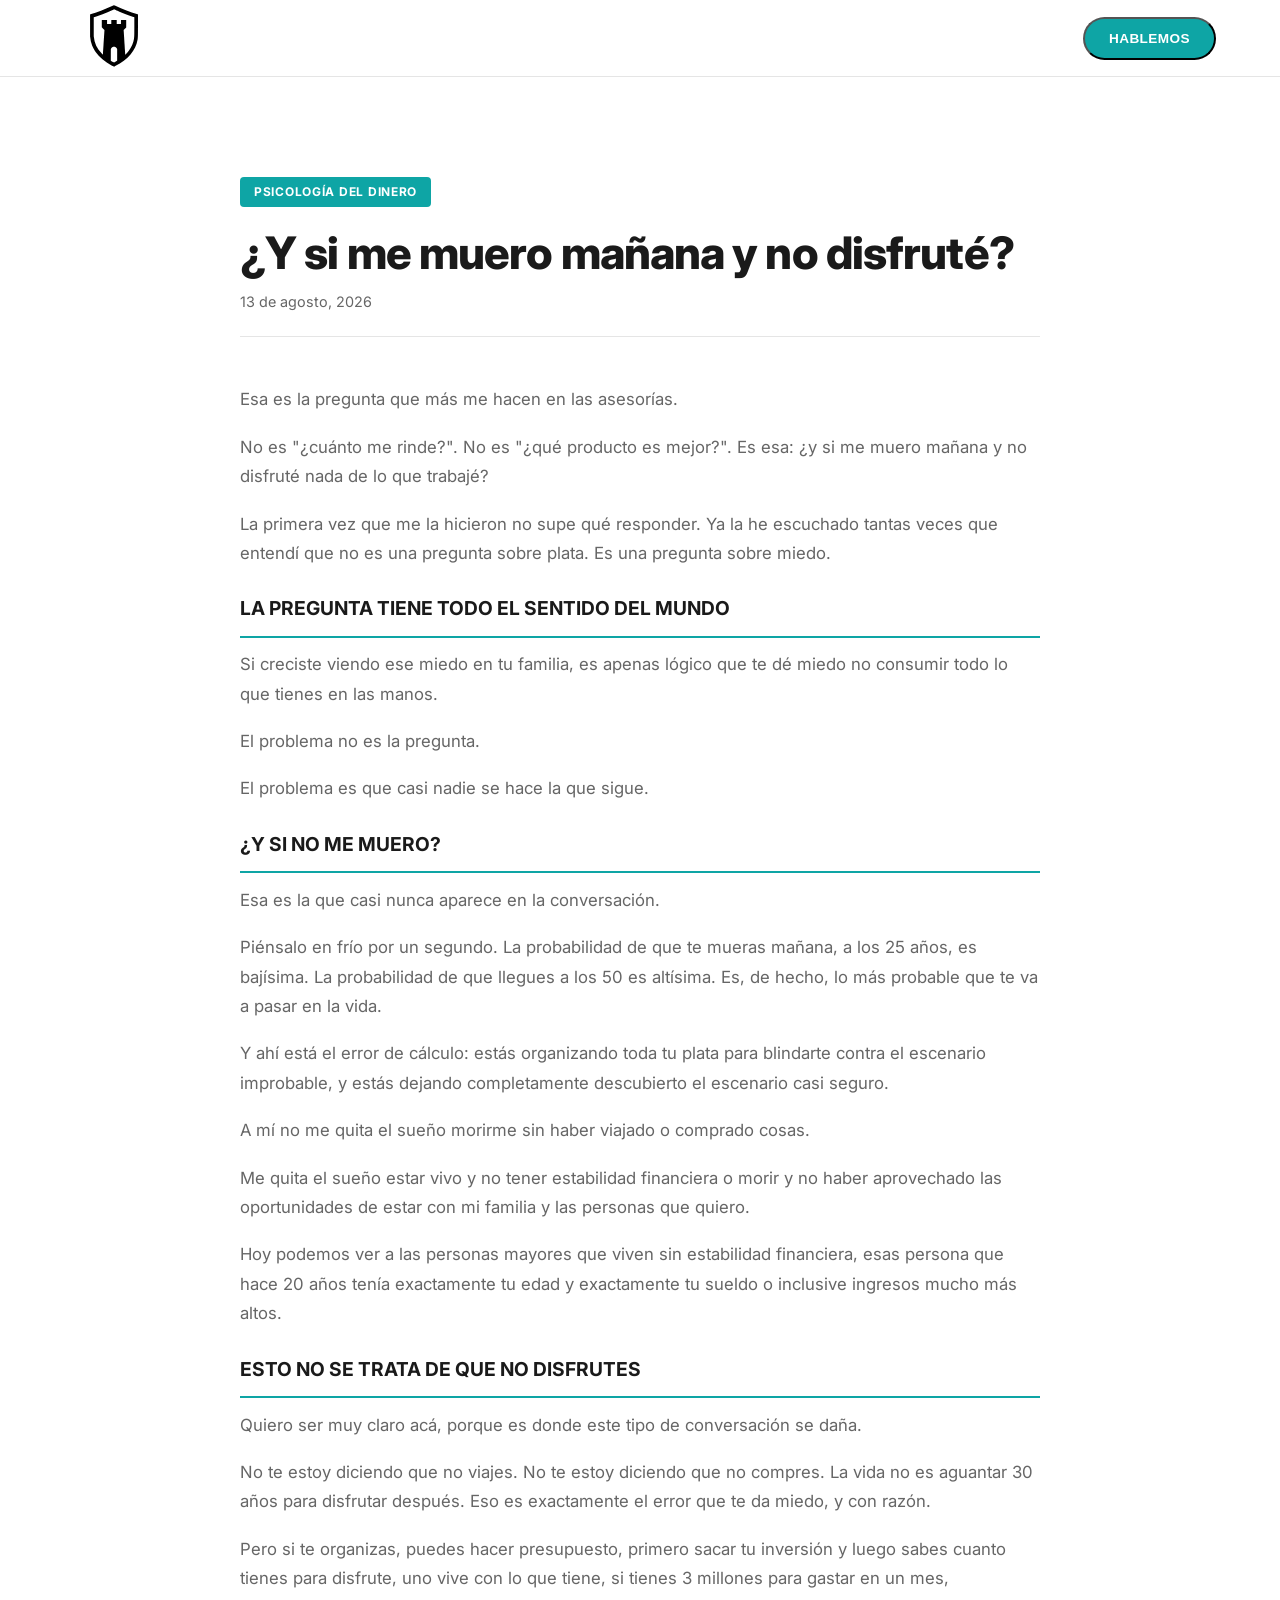
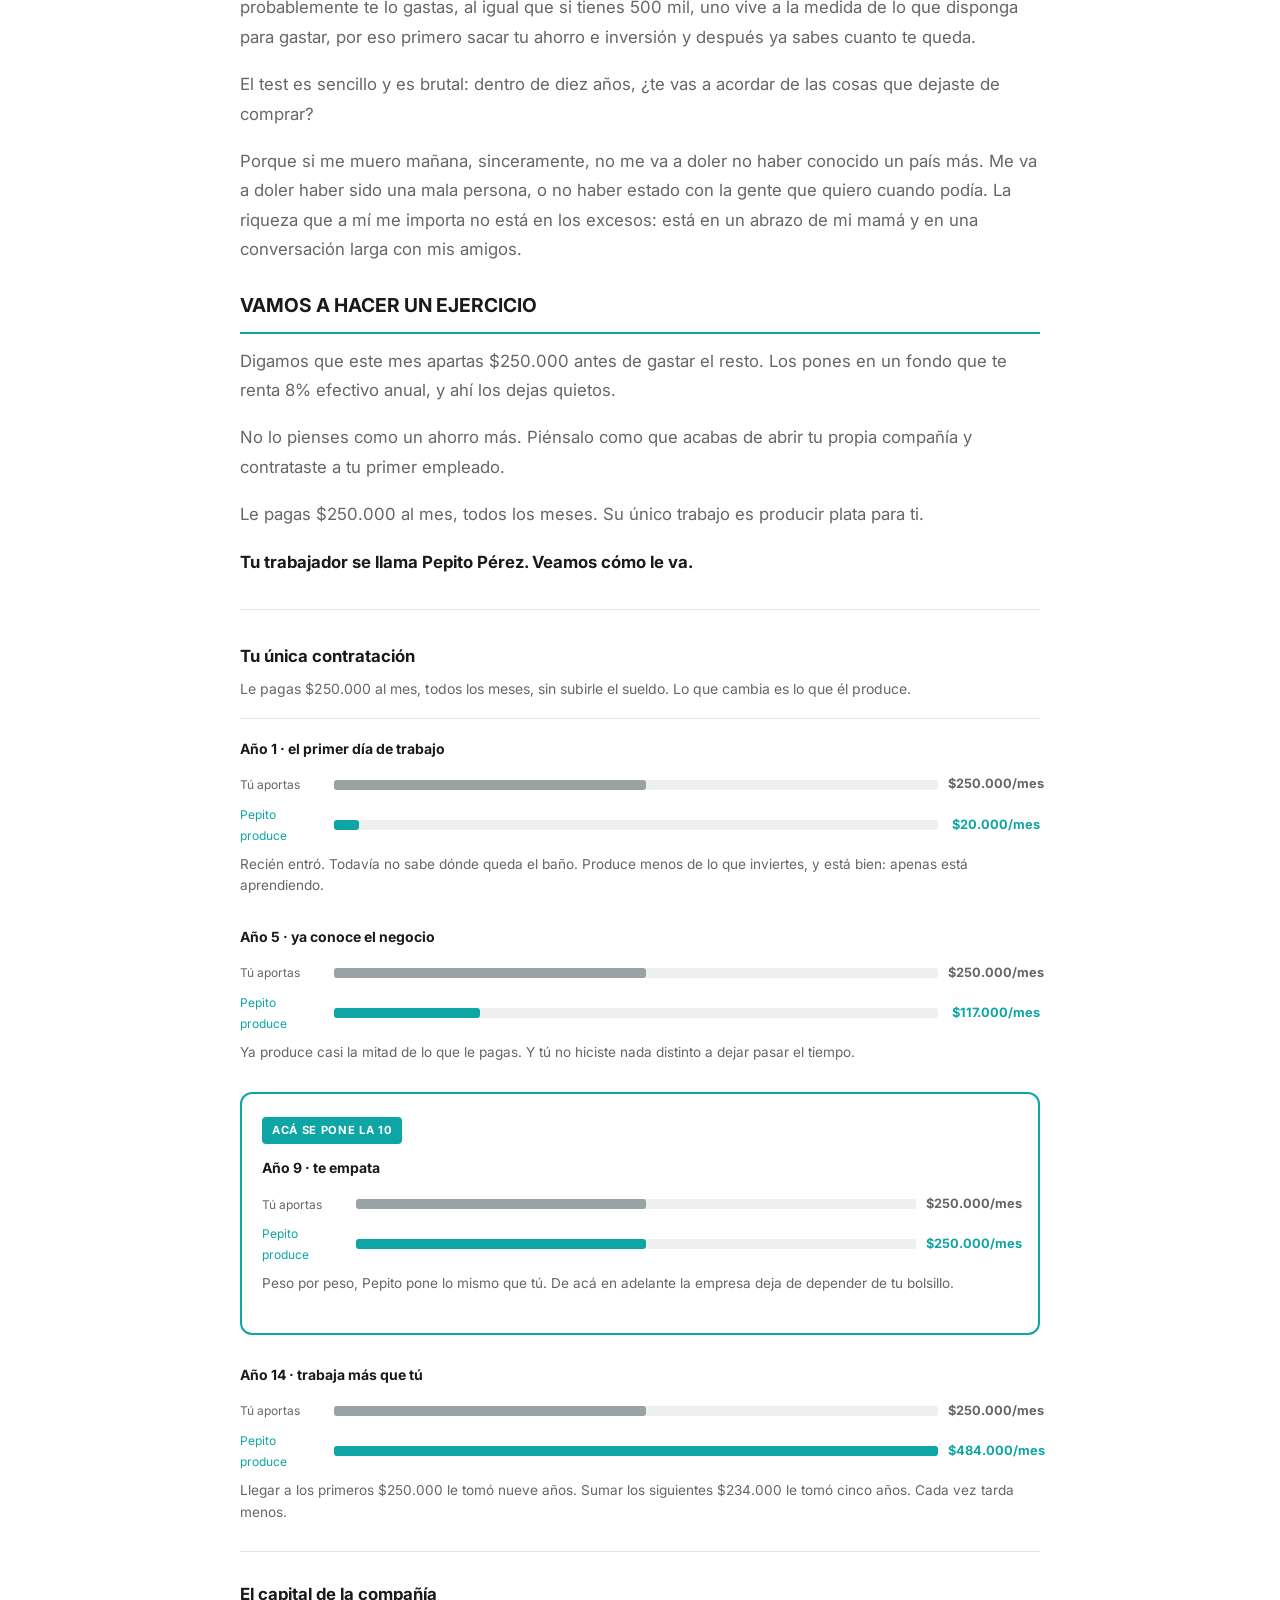
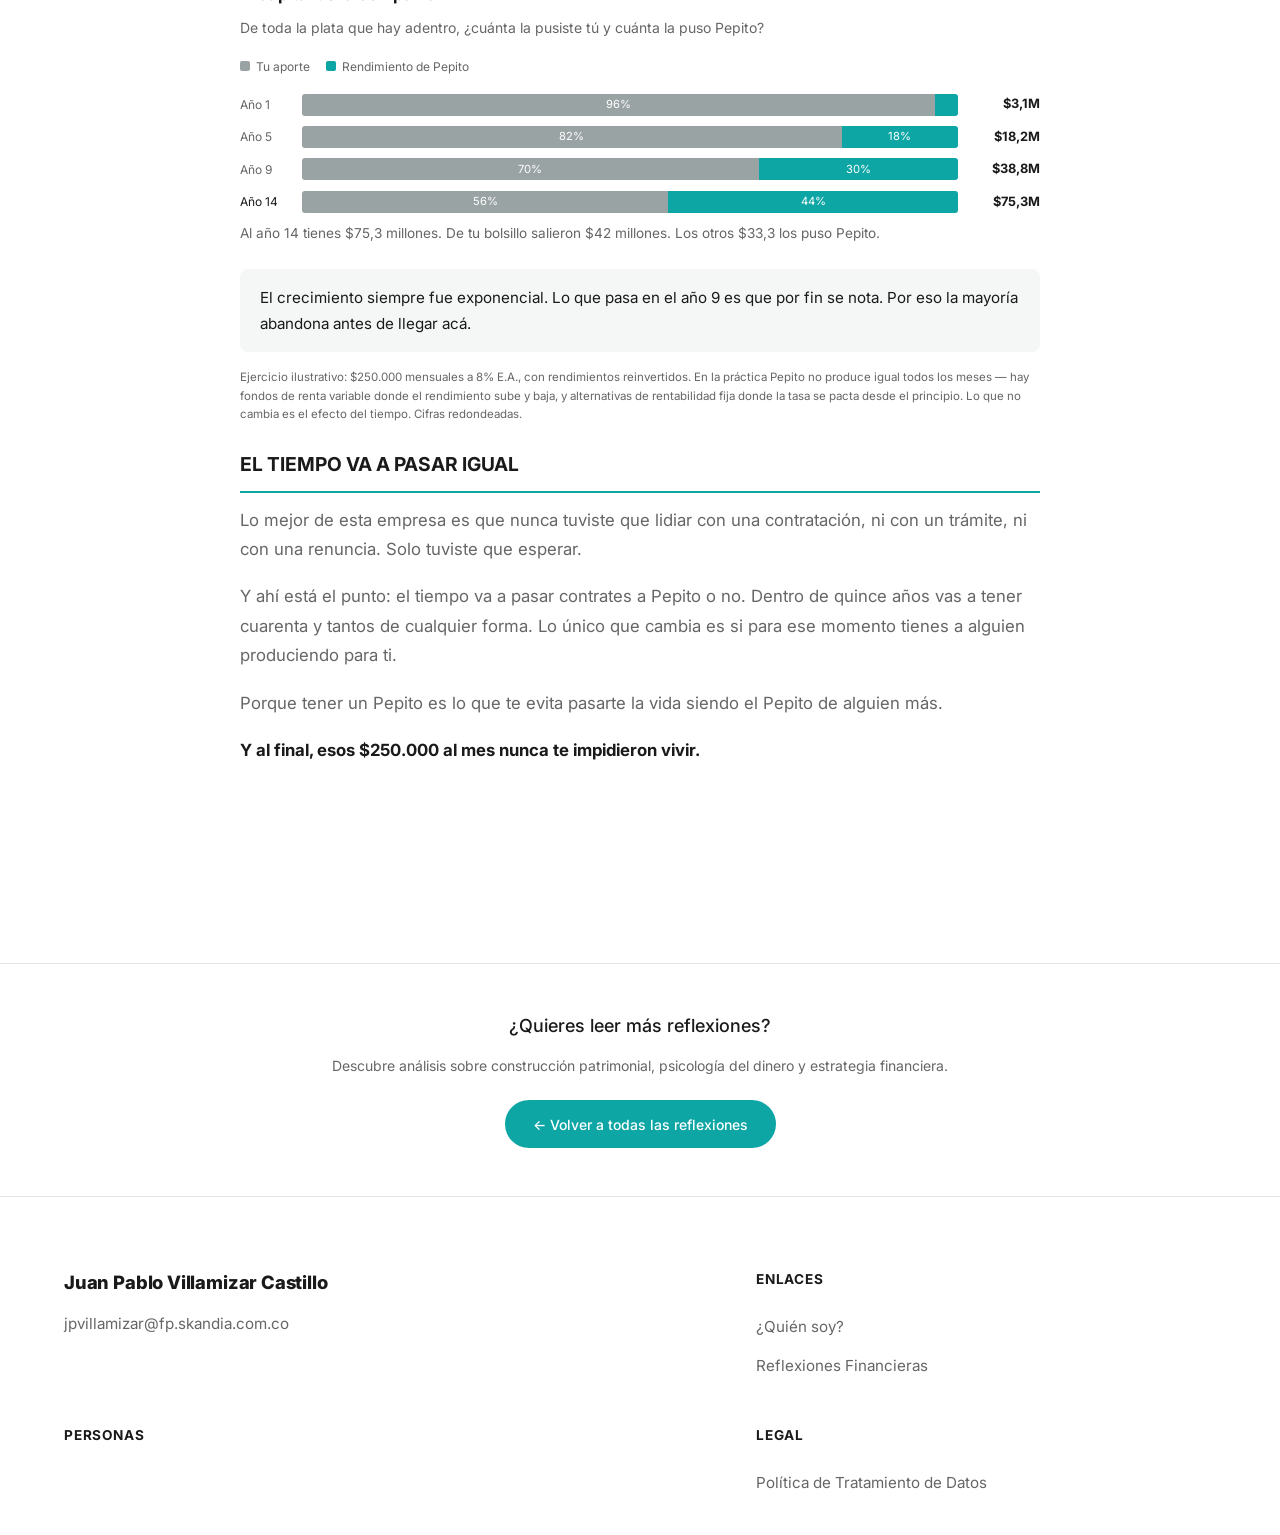
<file: reflexion-bola-de-nieve.html>
<!DOCTYPE html>
<html lang="es">
<head>
  <meta charset="UTF-8" />
  <meta name="viewport" content="width=device-width, initial-scale=1.0" />

  <title>¿Y si me muero mañana y no disfruté? | JP Villamizar</title>

  <meta name="description" content="No se trata de dejar de disfrutar. Se trata de que no seas tú el único poniendo la plata." />
  <meta property="og:type" content="article" />
  <meta property="og:title" content="¿Y si me muero mañana y no disfruté?" />
  <meta property="og:description" content="No se trata de dejar de disfrutar. Se trata de que no seas tú el único poniendo la plata." />
  <meta property="og:url" content="https://mimarcapersonaljp.vercel.app/reflexion-bola-de-nieve.html" />
  <!-- Opcional: si tienes una imagen de portada para la reflexión, descomenta y ajusta -->
  <meta property="og:image" content="https://mimarcapersonaljp.vercel.app/og-bola-de-nieve.png" />
  <meta property="og:image:width" content="1200" />
  <meta property="og:image:height" content="630" />
  <link rel="canonical" href="https://mimarcapersonaljp.vercel.app/reflexion-bola-de-nieve.html" />

  <link rel="preconnect" href="https://fonts.googleapis.com" />
  <link rel="preconnect" href="https://fonts.gstatic.com" crossorigin />
  <link href="https://fonts.googleapis.com/css2?family=Inter:wght@400;500;600;700;800&display=swap" rel="stylesheet" />
  <link rel="stylesheet" href="style.css" />

  <style>
    /* ===== Reflexión individual (template) ===== */
    .reflexion-page {
      padding: 100px 0 100px;
    }

    .reflexion-content-wrap {
      max-width: 800px;
      margin: 0 auto;
    }

    .reflexion-badge {
      display: inline-block;
      background-color: var(--accent);
      color: #ffffff;
      font-size: 0.75rem;
      font-weight: 700;
      letter-spacing: 0.06em;
      text-transform: uppercase;
      padding: 6px 14px;
      border-radius: 4px;
      margin-bottom: 20px;
    }

    .reflexion-title {
      font-size: clamp(2rem, 4vw, 2.8rem);
      font-weight: 800;
      letter-spacing: -0.02em;
      line-height: 1.2;
      color: var(--text-primary);
      margin-bottom: 10px;
    }

    .reflexion-subtitle {
      font-size: 1.15rem;
      color: var(--text-secondary);
      line-height: 1.5;
      margin-bottom: 24px;
    }

    .reflexion-meta {
      display: flex;
      align-items: center;
      flex-wrap: wrap;
      gap: 16px;
      margin-bottom: 48px;
      padding-bottom: 24px;
      border-bottom: 1px solid var(--border);
    }

    .reflexion-meta__date {
      font-size: 0.9rem;
      color: var(--text-secondary);
    }

    .reflexion-content {
      font-size: 1.05rem;
      line-height: 1.75;
      color: var(--text-secondary);
    }

    .reflexion-content p {
      margin-bottom: 18px;
    }

    .reflexion-content h2 {
      margin-top: 40px;
      margin-bottom: 16px;
      font-size: 1.6rem;
      font-weight: 800;
      letter-spacing: -0.01em;
      color: var(--text-primary);
    }

    .reflexion-content h3 {
      margin-top: 1.5rem;
      margin-bottom: 0.8rem;
      font-size: 1.2rem;
      font-weight: 700;
      color: var(--text-primary);
      border-bottom: 2px solid var(--accent);
      padding-bottom: 0.6rem;
    }

    .reflexion-content strong {
      font-weight: 700;
      color: var(--text-primary);
    }

    .reflexion-content ul,
    .reflexion-content ol {
      margin: 0 0 18px 1.4rem;
    }

    .reflexion-content li {
      margin-bottom: 8px;
    }

    .reflexion-content blockquote {
      margin: 24px 0;
      padding: 20px 24px;
      background-color: rgba(14, 165, 165, 0.08);
      border-left: 4px solid var(--accent);
      border-radius: 6px;
      color: var(--text-primary);
    }

    @media (max-width: 600px) {
      .reflexion-page {
        padding: 80px 0 80px;
      }

      .reflexion-title {
        font-size: 1.7rem;
      }

      .reflexion-subtitle {
        font-size: 1rem;
      }

      .reflexion-meta {
        gap: 10px;
        margin-bottom: 32px;
        padding-bottom: 16px;
      }

      .reflexion-content {
        font-size: 1rem;
      }

      .reflexion-content h2 {
        font-size: 1.3rem;
        margin-top: 32px;
      }

      .reflexion-content h3 {
        font-size: 1.1rem;
        margin-top: 1.2rem;
      }
    }

    .pepito-box { margin-top: 2rem; padding-top: 2rem; border-top: 1px solid var(--border); }
    .pepito-head { display: flex; align-items: center; gap: 10px; font-size: 1.05rem; font-weight: 700; color: var(--text-primary); margin-bottom: 6px; }
    .pepito-intro { font-size: 0.875rem; color: var(--text-secondary); margin: 0 0 24px 0; padding-bottom: 16px; border-bottom: 1px solid var(--border); }
    .pepito-year { margin-bottom: 28px; }
    .pepito-year--hito { border: 2px solid var(--accent); border-radius: 12px; padding: 20px; }
    .pepito-badge { display: inline-block; font-size: 0.7rem; font-weight: 700; letter-spacing: 0.06em; background: var(--accent); color: #ffffff; padding: 4px 10px; border-radius: 4px; margin-bottom: 12px; }
    .pepito-label { font-size: 0.875rem; font-weight: 700; color: var(--text-primary); margin-bottom: 12px; }
    .pepito-row { display: grid; grid-template-columns: 84px 1fr 92px; align-items: center; gap: 10px; margin-bottom: 8px; }
    .pepito-name { font-size: 0.75rem; }
    .pepito-track { height: 10px; background: #eef0f0; border-radius: 3px; }
    .pepito-fill { height: 10px; border-radius: 3px; }
    .pepito-val { font-size: 0.8rem; font-weight: 700; text-align: right; }
    .pepito-cap { font-size: 0.85rem; color: var(--text-secondary); line-height: 1.6; margin: 8px 0 0 0; }
    .pepito-cap-sub { padding-top: 28px; border-top: 1px solid var(--border); }
    .pepito-crow { display: grid; grid-template-columns: 52px 1fr 72px; align-items: center; gap: 10px; margin-bottom: 10px; }
    .pepito-stack { display: flex; height: 22px; border-radius: 3px; overflow: hidden; }
    .pepito-stack span { display: flex; align-items: center; justify-content: center; font-size: 0.7rem; color: #ffffff; }
    .pepito-legend { display: flex; gap: 16px; font-size: 0.75rem; color: var(--text-secondary); margin-bottom: 16px; }
    .pepito-dot { display: inline-block; width: 10px; height: 10px; border-radius: 2px; margin-right: 6px; }
    .pepito-note { background: #f5f7f7; border-radius: 8px; padding: 16px 20px; margin: 24px 0 16px 0; }
    .pepito-note p { font-size: 0.95rem; color: var(--text-primary); margin: 0; line-height: 1.7; }
    .pepito-foot { font-size: 0.72rem; color: var(--text-secondary); line-height: 1.6; margin: 0; }
    @media (max-width: 600px) {
      .pepito-row { grid-template-columns: 70px 1fr 80px; gap: 6px; }
      .pepito-crow { grid-template-columns: 44px 1fr 62px; gap: 6px; }
      .pepito-val { font-size: 0.72rem; }
    }
  </style>
</head>
<body>

  <header class="header">
    <div class="container header__inner">
      <a href="index.html" class="logo">
        <img src="logo.svg" alt="Juan Pablo Villamizar" class="logo__img" />
      </a>

      <button type="button" class="btn btn--cta header__cta js-open-contact" id="openContactModal">HABLEMOS</button>
    </div>
  </header>

  <main>
    <article class="reflexion-page">
      <div class="container">
        <div class="reflexion-content-wrap">

          <span class="reflexion-badge">Psicología del Dinero</span>

          <h1 class="reflexion-title">¿Y si me muero mañana y no disfruté?</h1>

          <div class="reflexion-meta">
            <time class="reflexion-meta__date">13 de agosto, 2026</time>
          </div>

          <div class="reflexion-content">
            <p>Esa es la pregunta que más me hacen en las asesorías.</p>

            <p>No es "¿cuánto me rinde?". No es "¿qué producto es mejor?". Es esa: ¿y si me muero mañana y no disfruté nada de lo que trabajé?</p>

            <p>La primera vez que me la hicieron no supe qué responder. Ya la he escuchado tantas veces que entendí que no es una pregunta sobre plata. Es una pregunta sobre miedo.</p>

            <h3>LA PREGUNTA TIENE TODO EL SENTIDO DEL MUNDO</h3>

            <p>Si creciste viendo ese miedo en tu familia, es apenas lógico que te dé miedo no consumir todo lo que tienes en las manos.</p>

            <p>El problema no es la pregunta.</p>

            <p>El problema es que casi nadie se hace la que sigue.</p>

            <h3>¿Y SI NO ME MUERO?</h3>

            <p>Esa es la que casi nunca aparece en la conversación.</p>

            <p>Piénsalo en frío por un segundo. La probabilidad de que te mueras mañana, a los 25 años, es bajísima. La probabilidad de que llegues a los 50 es altísima. Es, de hecho, lo más probable que te va a pasar en la vida.</p>

            <p>Y ahí está el error de cálculo: estás organizando toda tu plata para blindarte contra el escenario improbable, y estás dejando completamente descubierto el escenario casi seguro.</p>

            <p>A mí no me quita el sueño morirme sin haber viajado o comprado cosas.</p>

            <p>Me quita el sueño estar vivo y no tener estabilidad financiera o morir y no haber aprovechado las oportunidades de estar con mi familia y las personas que quiero.</p>

            <p>Hoy podemos ver a las personas mayores que viven sin estabilidad financiera, esas persona que hace 20 años tenía exactamente tu edad y exactamente tu sueldo o inclusive ingresos mucho más altos.</p>

            <h3>ESTO NO SE TRATA DE QUE NO DISFRUTES</h3>

            <p>Quiero ser muy claro acá, porque es donde este tipo de conversación se daña.</p>

            <p>No te estoy diciendo que no viajes. No te estoy diciendo que no compres. La vida no es aguantar 30 años para disfrutar después. Eso es exactamente el error que te da miedo, y con razón.</p>

            <p>Pero si te organizas, puedes hacer presupuesto, primero sacar tu inversión y luego sabes cuanto tienes para disfrute, uno vive con lo que tiene, si tienes 3 millones para gastar en un mes, probablemente te lo gastas, al igual que si tienes 500 mil, uno vive a la medida de lo que disponga para gastar, por eso primero sacar tu ahorro e inversión y después ya sabes cuanto te queda.</p>

            <p>El test es sencillo y es brutal: dentro de diez años, ¿te vas a acordar de las cosas que dejaste de comprar?</p>

            <p>Porque si me muero mañana, sinceramente, no me va a doler no haber conocido un país más. Me va a doler haber sido una mala persona, o no haber estado con la gente que quiero cuando podía. La riqueza que a mí me importa no está en los excesos: está en un abrazo de mi mamá y en una conversación larga con mis amigos.</p>

            <h3>VAMOS A HACER UN EJERCICIO</h3>

            <p>Digamos que este mes apartas $250.000 antes de gastar el resto. Los pones en un fondo que te renta 8% efectivo anual, y ahí los dejas quietos.</p>

            <p>No lo pienses como un ahorro más. Piénsalo como que acabas de abrir tu propia compañía y contrataste a tu primer empleado.</p>

            <p>Le pagas $250.000 al mes, todos los meses. Su único trabajo es producir plata para ti.</p>

            <p><strong>Tu trabajador se llama Pepito Pérez. Veamos cómo le va.</strong></p>

            <div class="pepito-box">

              <div class="pepito-head">Tu única contratación</div>
              <p class="pepito-intro">Le pagas $250.000 al mes, todos los meses, sin subirle el sueldo. Lo que cambia es lo que él produce.</p>

              <div class="pepito-year">
                <div class="pepito-label">Año 1 · el primer día de trabajo</div>
                <div class="pepito-row">
                  <span class="pepito-name" style="color: var(--text-secondary);">Tú aportas</span>
                  <div class="pepito-track"><div class="pepito-fill" style="width: 51.7%; background: #9aa3a3;"></div></div>
                  <span class="pepito-val" style="color: var(--text-secondary);">$250.000/mes</span>
                </div>
                <div class="pepito-row">
                  <span class="pepito-name" style="color: var(--accent);">Pepito produce</span>
                  <div class="pepito-track"><div class="pepito-fill" style="width: 4.1%; background: var(--accent);"></div></div>
                  <span class="pepito-val" style="color: var(--accent);">$20.000/mes</span>
                </div>
                <p class="pepito-cap">Recién entró. Todavía no sabe dónde queda el baño. Produce menos de lo que inviertes, y está bien: apenas está aprendiendo.</p>
              </div>

              <div class="pepito-year">
                <div class="pepito-label">Año 5 · ya conoce el negocio</div>
                <div class="pepito-row">
                  <span class="pepito-name" style="color: var(--text-secondary);">Tú aportas</span>
                  <div class="pepito-track"><div class="pepito-fill" style="width: 51.7%; background: #9aa3a3;"></div></div>
                  <span class="pepito-val" style="color: var(--text-secondary);">$250.000/mes</span>
                </div>
                <div class="pepito-row">
                  <span class="pepito-name" style="color: var(--accent);">Pepito produce</span>
                  <div class="pepito-track"><div class="pepito-fill" style="width: 24.2%; background: var(--accent);"></div></div>
                  <span class="pepito-val" style="color: var(--accent);">$117.000/mes</span>
                </div>
                <p class="pepito-cap">Ya produce casi la mitad de lo que le pagas. Y tú no hiciste nada distinto a dejar pasar el tiempo.</p>
              </div>

              <div class="pepito-year pepito-year--hito">
                <span class="pepito-badge">ACÁ SE PONE LA 10</span>
                <div class="pepito-label">Año 9 · te empata</div>
                <div class="pepito-row">
                  <span class="pepito-name" style="color: var(--text-secondary);">Tú aportas</span>
                  <div class="pepito-track"><div class="pepito-fill" style="width: 51.7%; background: #9aa3a3;"></div></div>
                  <span class="pepito-val" style="color: var(--text-secondary);">$250.000/mes</span>
                </div>
                <div class="pepito-row">
                  <span class="pepito-name" style="color: var(--accent);">Pepito produce</span>
                  <div class="pepito-track"><div class="pepito-fill" style="width: 51.7%; background: var(--accent);"></div></div>
                  <span class="pepito-val" style="color: var(--accent);">$250.000/mes</span>
                </div>
                <p class="pepito-cap">Peso por peso, Pepito pone lo mismo que tú. De acá en adelante la empresa deja de depender de tu bolsillo.</p>
              </div>

              <div class="pepito-year">
                <div class="pepito-label">Año 14 · trabaja más que tú</div>
                <div class="pepito-row">
                  <span class="pepito-name" style="color: var(--text-secondary);">Tú aportas</span>
                  <div class="pepito-track"><div class="pepito-fill" style="width: 51.7%; background: #9aa3a3;"></div></div>
                  <span class="pepito-val" style="color: var(--text-secondary);">$250.000/mes</span>
                </div>
                <div class="pepito-row">
                  <span class="pepito-name" style="color: var(--accent);">Pepito produce</span>
                  <div class="pepito-track"><div class="pepito-fill" style="width: 100%; background: var(--accent);"></div></div>
                  <span class="pepito-val" style="color: var(--accent);">$484.000/mes</span>
                </div>
                <p class="pepito-cap">Llegar a los primeros $250.000 le tomó nueve años. Sumar los siguientes $234.000 le tomó cinco años. Cada vez tarda menos.</p>
              </div>

              <div class="pepito-cap-sub">
                <div class="pepito-head">El capital de la compañía</div>
                <p class="pepito-intro" style="border-bottom: none; padding-bottom: 0; margin-bottom: 16px;">De toda la plata que hay adentro, ¿cuánta la pusiste tú y cuánta la puso Pepito?</p>

                <div class="pepito-legend">
                  <span><span class="pepito-dot" style="background: #9aa3a3;"></span>Tu aporte</span>
                  <span><span class="pepito-dot" style="background: var(--accent);"></span>Rendimiento de Pepito</span>
                </div>

                <div class="pepito-crow">
                  <span class="pepito-name" style="color: var(--text-secondary);">Año 1</span>
                  <div class="pepito-stack"><span style="width: 96.5%; background: #9aa3a3;">96%</span><span style="width: 3.5%; background: var(--accent);"></span></div>
                  <span class="pepito-val" style="color: var(--text-primary);">$3,1M</span>
                </div>
                <div class="pepito-crow">
                  <span class="pepito-name" style="color: var(--text-secondary);">Año 5</span>
                  <div class="pepito-stack"><span style="width: 82.3%; background: #9aa3a3;">82%</span><span style="width: 17.7%; background: var(--accent);">18%</span></div>
                  <span class="pepito-val" style="color: var(--text-primary);">$18,2M</span>
                </div>
                <div class="pepito-crow">
                  <span class="pepito-name" style="color: var(--text-secondary);">Año 9</span>
                  <div class="pepito-stack"><span style="width: 69.6%; background: #9aa3a3;">70%</span><span style="width: 30.4%; background: var(--accent);">30%</span></div>
                  <span class="pepito-val" style="color: var(--text-primary);">$38,8M</span>
                </div>
                <div class="pepito-crow">
                  <span class="pepito-name" style="color: var(--text-primary);">Año 14</span>
                  <div class="pepito-stack"><span style="width: 55.8%; background: #9aa3a3;">56%</span><span style="width: 44.2%; background: var(--accent);">44%</span></div>
                  <span class="pepito-val" style="color: var(--text-primary);">$75,3M</span>
                </div>

                <p class="pepito-cap">Al año 14 tienes $75,3 millones. De tu bolsillo salieron $42 millones. Los otros $33,3 los puso Pepito.</p>
              </div>

              <div class="pepito-note">
                <p>El crecimiento siempre fue exponencial. Lo que pasa en el año 9 es que por fin se nota. Por eso la mayoría abandona antes de llegar acá.</p>
              </div>

              <p class="pepito-foot">Ejercicio ilustrativo: $250.000 mensuales a 8% E.A., con rendimientos reinvertidos. En la práctica Pepito no produce igual todos los meses — hay fondos de renta variable donde el rendimiento sube y baja, y alternativas de rentabilidad fija donde la tasa se pacta desde el principio. Lo que no cambia es el efecto del tiempo. Cifras redondeadas.</p>

            </div>

            <h3>EL TIEMPO VA A PASAR IGUAL</h3>

            <p>Lo mejor de esta empresa es que nunca tuviste que lidiar con una contratación, ni con un trámite, ni con una renuncia. Solo tuviste que esperar.</p>

            <p>Y ahí está el punto: el tiempo va a pasar contrates a Pepito o no. Dentro de quince años vas a tener cuarenta y tantos de cualquier forma. Lo único que cambia es si para ese momento tienes a alguien produciendo para ti.</p>

            <p>Porque tener un Pepito es lo que te evita pasarte la vida siendo el Pepito de alguien más.</p>

            <p><strong>Y al final, esos $250.000 al mes nunca te impidieron vivir.</strong></p>
          </div>

        </div>
      </div>
    </article>

    <!-- SECCIÓN DE CIERRE: VOLVER A REFLEXIONES -->
    <section class="reflexion-closure" style="margin-top: 80px; padding: 48px 0; border-top: 1px solid var(--border); text-align: center;">
      <h3 style="font-size: 18px; font-weight: 500; margin: 0 0 16px 0; color: var(--text-primary);">¿Quieres leer más reflexiones?</h3>
      <p style="color: var(--text-secondary); font-size: 14px; margin: 0 0 24px 0;">Descubre análisis sobre construcción patrimonial, psicología del dinero y estrategia financiera.</p>
      <a href="reflexiones-financieras.html" style="display: inline-flex; align-items: center; justify-content: center; gap: 8px; min-height: 48px; box-sizing: border-box; background: var(--accent); color: #ffffff; padding: 12px 28px; border-radius: 100px; text-decoration: none; font-weight: 500; font-size: 14px; transition: opacity 0.2s ease;">
        ← Volver a todas las reflexiones
      </a>
    </section>
  </main>

  <footer class="footer">
    <div class="container footer__inner">
      <!-- Columna 1: Brand -->
      <div class="footer__col footer__col--brand">
        <a href="index.html" class="footer__brand">Juan Pablo Villamizar Castillo</a>
        <a href="mailto:jpvillamizar@fp.skandia.com.co" class="footer__email">jpvillamizar@fp.skandia.com.co</a>
      </div>

      <!-- Columna 2: Enlaces principales -->
      <div class="footer__col">
        <h3 class="footer__heading">Enlaces</h3>
        <ul class="footer__list">
          <li><a href="index.html#nosotros" class="footer__link">¿Quién soy?</a></li>
          <li><a href="reflexiones-financieras.html" class="footer__link">Reflexiones Financieras</a></li>
        </ul>
      </div>

      <!-- Columna 3: Personas (SIN links, solo heading) -->
      <div class="footer__col">
        <h3 class="footer__heading">Personas</h3>
      </div>

      <!-- Columna 4: Legal -->
      <div class="footer__col">
        <h3 class="footer__heading">Legal</h3>
        <ul class="footer__list">
          <li><a href="politica-tratamiento-datos.html" class="footer__link">Política de Tratamiento de Datos</a></li>
        </ul>
      </div>
    </div>
  </footer>

  <div class="modal-overlay" id="contactModalOverlay">
    <div class="modal" role="dialog" aria-modal="true" aria-labelledby="contactModalTitle">
      <button type="button" class="modal__close" id="closeContactModal" aria-label="Cerrar">
        <svg width="18" height="18" viewBox="0 0 18 18" fill="none">
          <path d="M2 2L16 16M16 2L2 16" stroke="currentColor" stroke-width="1.6" stroke-linecap="round"/>
        </svg>
      </button>

      <h2 class="modal__title" id="contactModalTitle">Ponte en contacto</h2>
      <p class="modal__subtitle">Cuéntanos sobre tu proyecto y te contactaremos a la brevedad.</p>

      <form class="modal__form" id="contactForm">
        <div class="form-group">
          <label for="fullName">Nombre Completo</label>
          <input type="text" id="fullName" name="fullName" required />
        </div>

        <div class="form-group">
          <label for="linkedin">LinkedIn Profile</label>
          <input type="url" id="linkedin" name="linkedin" placeholder="linkedin.com/in/tu-perfil" />
        </div>

        <div class="form-row">
          <div class="form-group">
            <label for="phone">Teléfono</label>
            <input type="tel" id="phone" name="phone" required />
          </div>
          <div class="form-group">
            <label for="email">Email</label>
            <input type="email" id="email" name="email" required />
          </div>
        </div>

        <div class="form-group">
          <label for="message">¿Cómo te podemos ayudar?</label>
          <textarea id="message" name="message" rows="4"></textarea>
        </div>

        <label class="checkbox-group">
          <input type="checkbox" id="privacyPolicy" name="privacyPolicy" required />
          <span>Acepto la <a href="politica-tratamiento-datos.html" target="_blank" rel="noopener" class="inline-link">Política de Tratamiento de Datos Personales</a>.</span>
        </label>

        <button type="submit" class="btn btn--cta modal__submit">ENVIAR</button>
      </form>
    </div>
  </div>

  <script>
    const contactModalOverlay = document.getElementById('contactModalOverlay');
    const openContactModalTriggers = document.querySelectorAll('.js-open-contact');
    const closeContactModal = document.getElementById('closeContactModal');

    const openModal = (e) => {
      if (e) e.preventDefault();
      contactModalOverlay.classList.add('is-open');
      document.body.classList.add('modal-open');
    };

    const closeModal = () => {
      contactModalOverlay.classList.remove('is-open');
      document.body.classList.remove('modal-open');
    };

    openContactModalTriggers.forEach((trigger) => trigger.addEventListener('click', openModal));
    closeContactModal.addEventListener('click', closeModal);

    contactModalOverlay.addEventListener('click', (e) => {
      if (e.target === contactModalOverlay) closeModal();
    });

    document.addEventListener('keydown', (e) => {
      if (e.key === 'Escape' && contactModalOverlay.classList.contains('is-open')) {
        closeModal();
      }
    });

    document.getElementById('contactForm').addEventListener('submit', function (e) {
      e.preventDefault();

      const submitBtn = e.target.querySelector('button[type="submit"]');
      const originalBtnText = submitBtn.innerText;
      submitBtn.innerText = 'ENVIANDO...';
      submitBtn.disabled = true;

      // Reemplaza esta URL con la tuya de Google Apps Script
      const SCRIPT_URL = 'https://script.google.com/macros/s/AKfycbzHT7zYtWZRDqIqQ-Z_yzwOs47rKaZ9F3GA0aGe3IZ6wIFYPAkXJtQAMqJR0zdX5Y1I7g/exec';

      const formData = {
        fullName: document.getElementById('fullName').value,
        linkedin: document.getElementById('linkedin').value,
        phone: document.getElementById('phone').value,
        email: document.getElementById('email').value,
        message: document.getElementById('message').value
      };

      fetch(SCRIPT_URL, {
        method: 'POST',
        mode: 'no-cors',
        headers: { 'Content-Type': 'application/json' },
        body: JSON.stringify(formData)
      })
        .then(() => {
          alert('¡Gracias! Hemos recibido tu mensaje y te contactaremos pronto.');
          e.target.reset();
          closeModal();
        })
        .catch((error) => {
          alert('Hubo un error al enviar el mensaje. Por favor intenta de nuevo.');
          console.error('Error:', error);
        })
        .finally(() => {
          submitBtn.innerText = originalBtnText;
          submitBtn.disabled = false;
        });
    });
  </script>

</body>
</html>
</file>
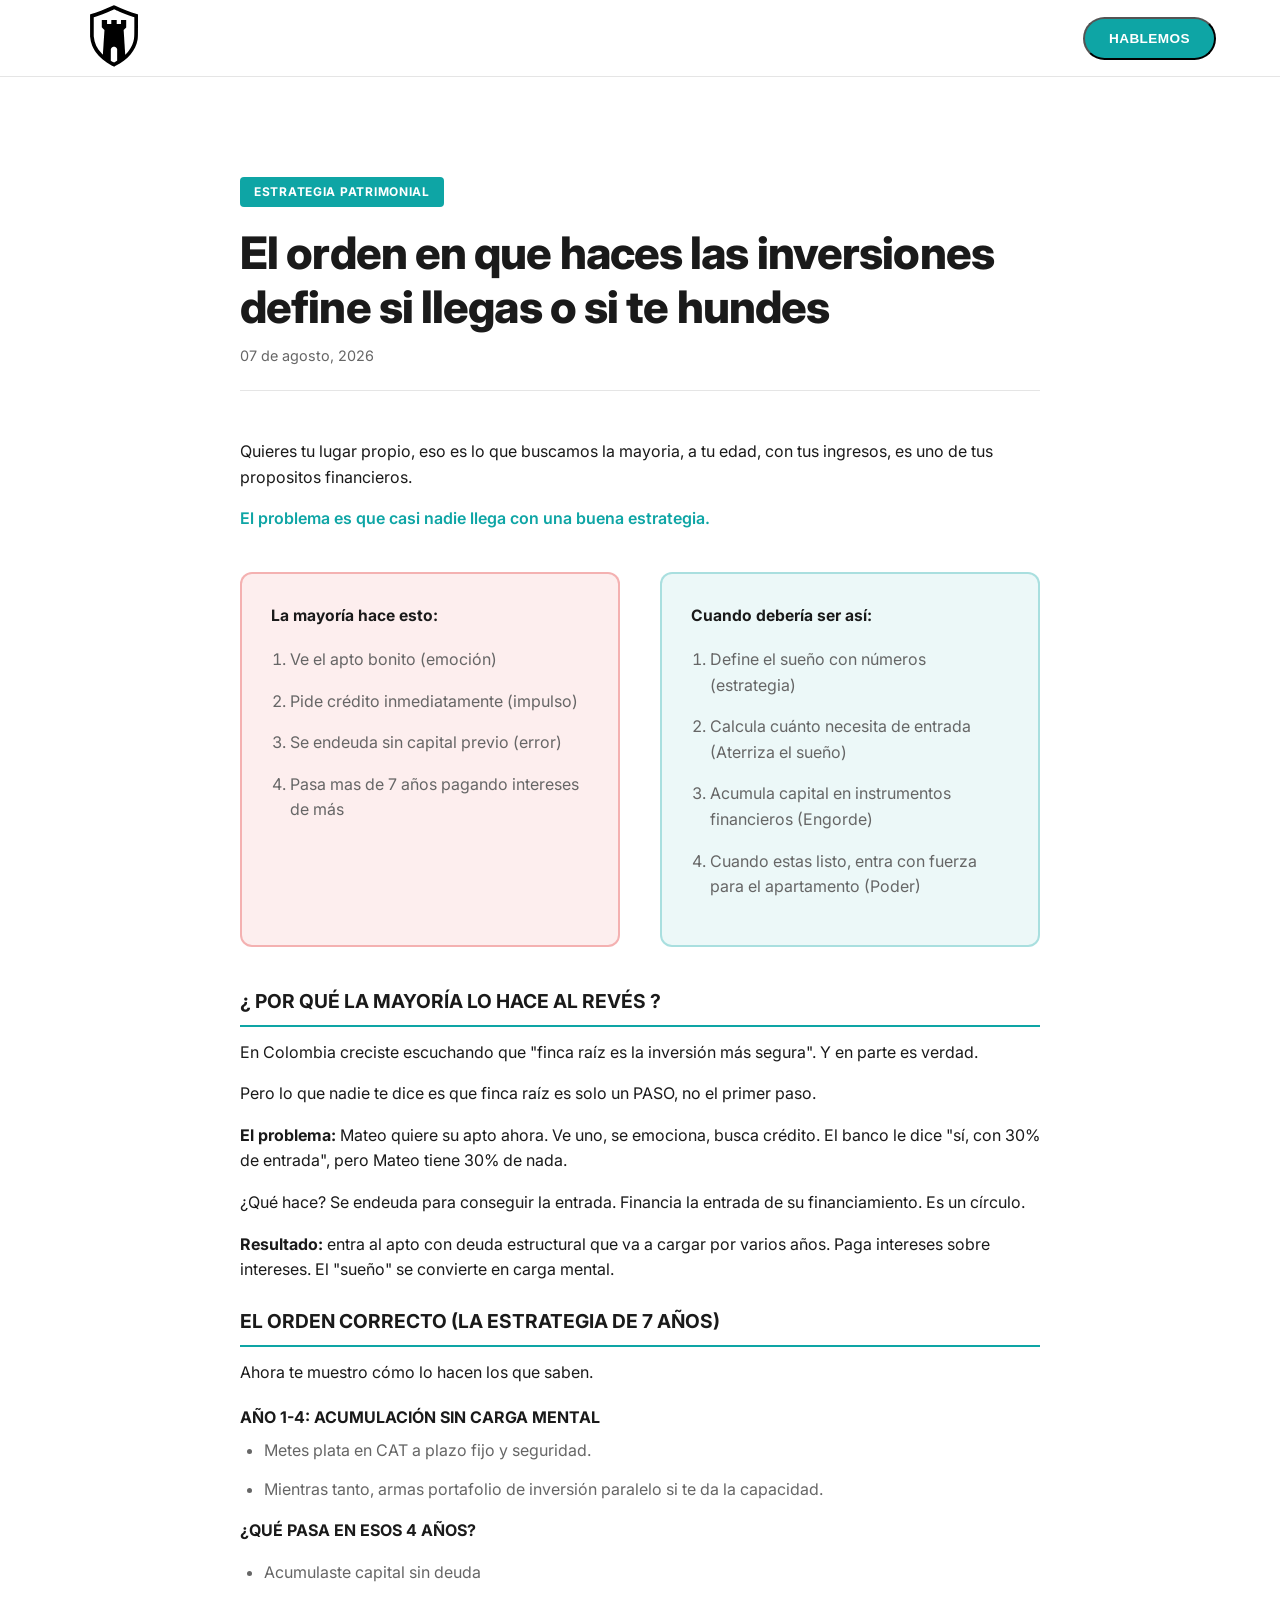
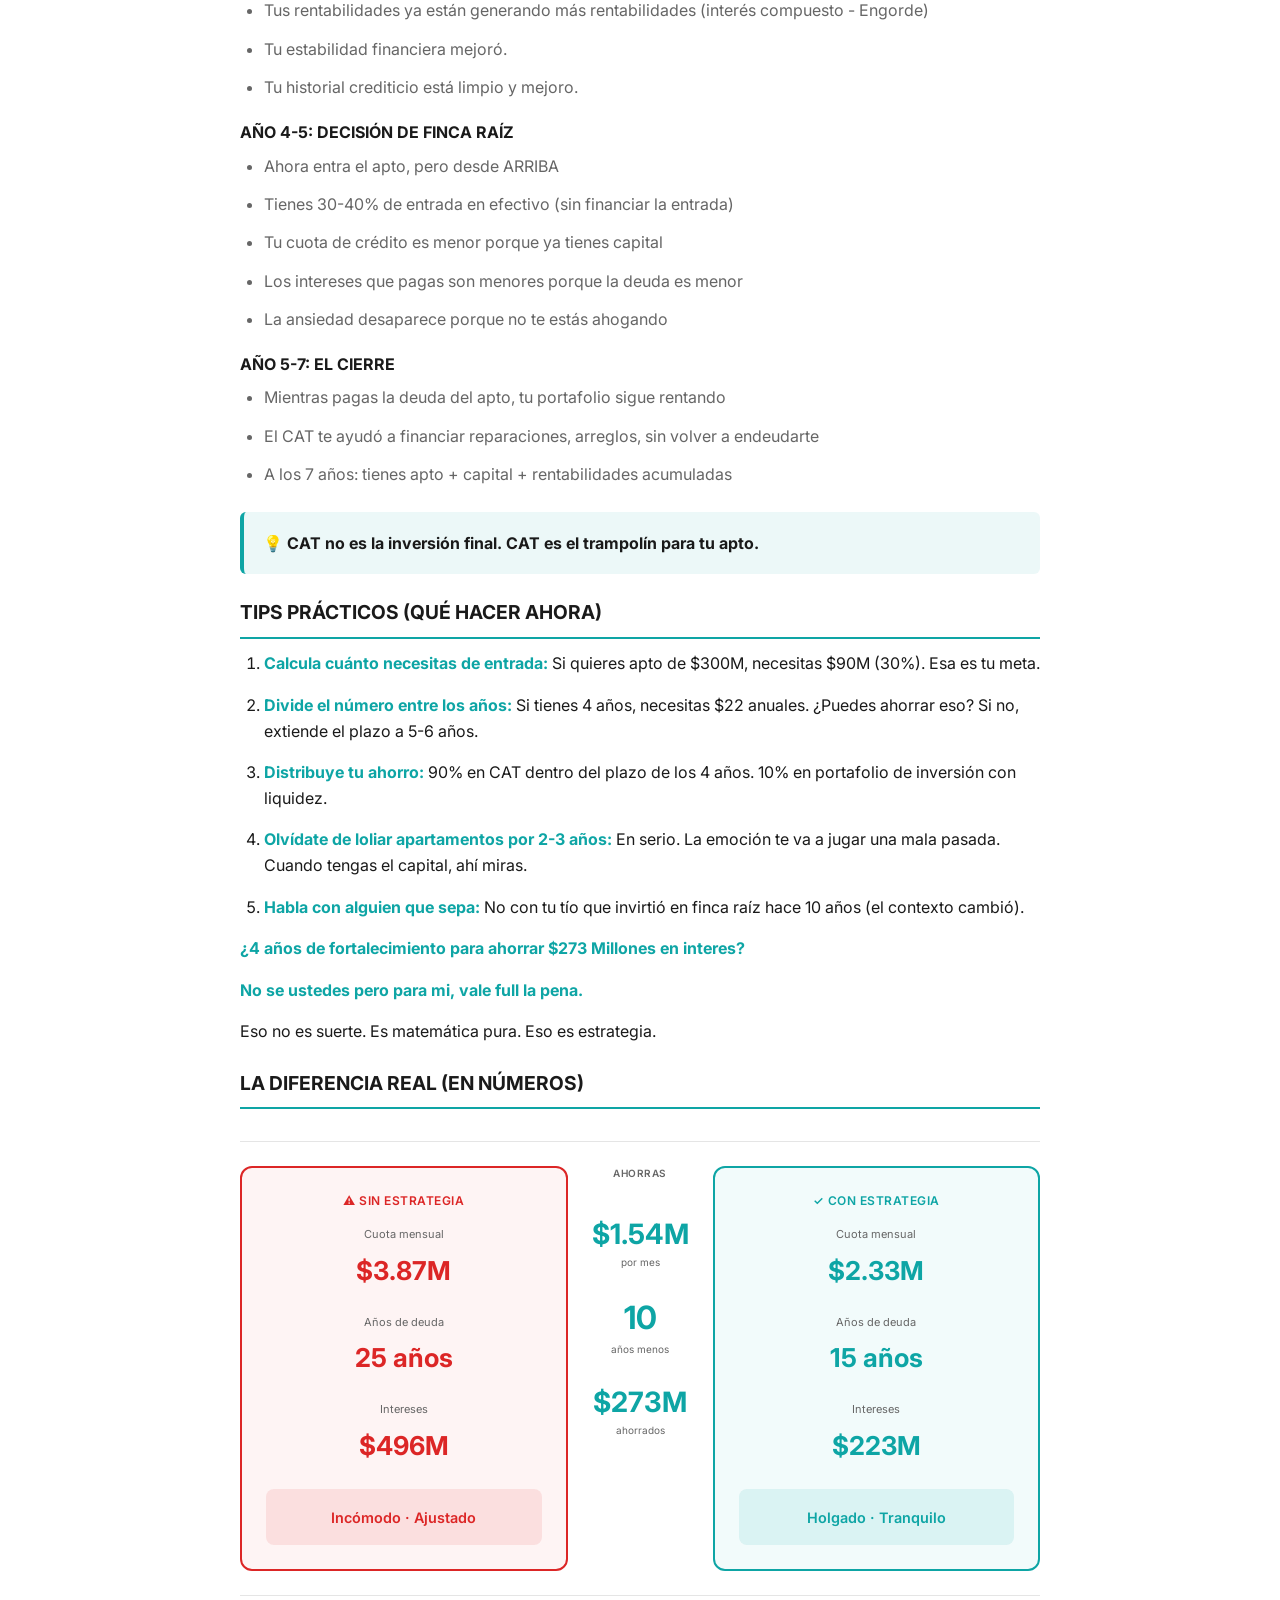
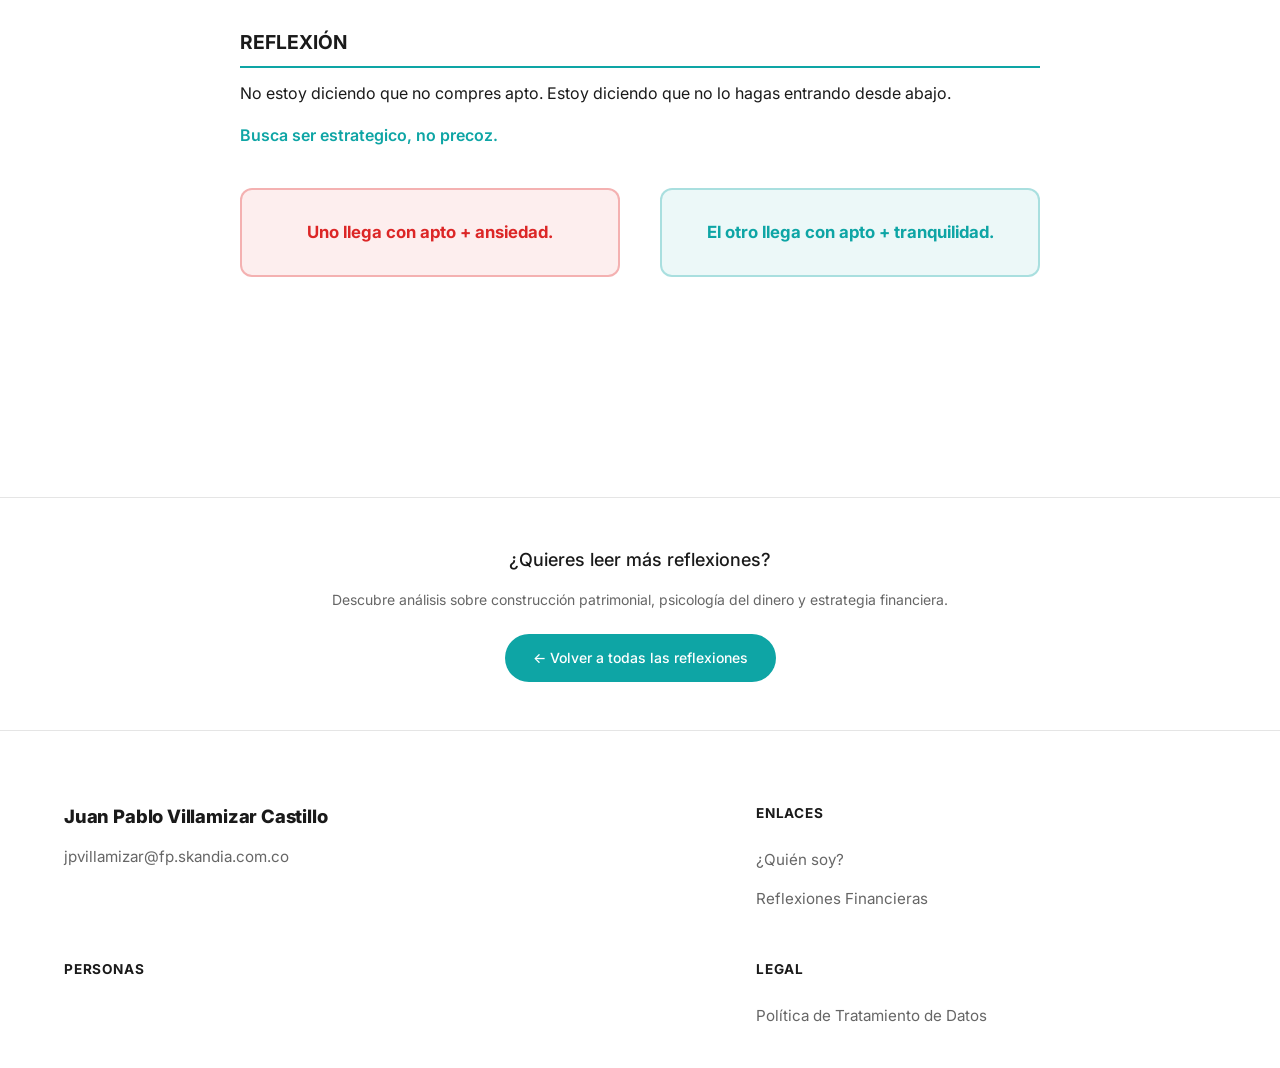
<file: reflexion-engorde.html>
<!DOCTYPE html>
<html lang="es">
<head>
  <meta charset="UTF-8" />
  <meta name="viewport" content="width=device-width, initial-scale=1.0" />

  <title>El orden en que haces las inversiones define si llegas o si te hundes | JP Villamizar</title>

  <meta name="description" content="Quieres tu lugar propio. Es legítimo. Pero casi nadie llega de la forma correcta: primero emoción, después deuda. Los que saben hacen lo opuesto: acumulan primero, compran con poder." />
  <meta property="og:type" content="article" />
  <meta property="og:title" content="El orden en que haces las inversiones define si llegas o si te hundes" />
  <meta property="og:description" content="Quieres tu lugar propio. Es legítimo. Pero casi nadie llega de la forma correcta: primero emoción, después deuda. Los que saben hacen lo opuesto: acumulan primero, compran con poder." />
  <meta property="og:url" content="https://mimarcapersonaljp.vercel.app/reflexion-engorde.html" />
  <!-- Opcional: si tienes una imagen de portada para la reflexión, descomenta y ajusta -->
  <!-- <meta property="og:image" content="https://mimarcapersonaljp.vercel.app/og-reflexiones.jpg" /> -->
  <link rel="canonical" href="https://mimarcapersonaljp.vercel.app/reflexion-engorde.html" />

  <link rel="preconnect" href="https://fonts.googleapis.com" />
  <link rel="preconnect" href="https://fonts.gstatic.com" crossorigin />
  <link href="https://fonts.googleapis.com/css2?family=Inter:wght@400;500;600;700;800&display=swap" rel="stylesheet" />
  <link rel="stylesheet" href="style.css" />

  <style>
    /* ===== Reflexión individual (template) ===== */
    .reflexion-page {
      padding: 100px 0 100px;
    }

    .reflexion-content-wrap {
      max-width: 800px;
      margin: 0 auto;
    }

    .reflexion-badge {
      display: inline-block;
      background-color: var(--accent);
      color: #ffffff;
      font-size: 0.75rem;
      font-weight: 700;
      letter-spacing: 0.06em;
      text-transform: uppercase;
      padding: 6px 14px;
      border-radius: 4px;
      margin-bottom: 20px;
    }

    .reflexion-title {
      font-size: clamp(2rem, 4vw, 2.8rem);
      font-weight: 800;
      letter-spacing: -0.02em;
      line-height: 1.2;
      color: var(--text-primary);
      margin-bottom: 10px;
    }

    .reflexion-meta {
      display: flex;
      align-items: center;
      flex-wrap: wrap;
      gap: 16px;
      margin-bottom: 48px;
      padding-bottom: 24px;
      border-bottom: 1px solid var(--border);
    }

    .reflexion-meta__date {
      font-size: 0.9rem;
      color: var(--text-secondary);
    }

    @media (max-width: 600px) {
      .reflexion-page {
        padding: 80px 0 80px;
      }

      .reflexion-title {
        font-size: 1.7rem;
      }

      .reflexion-meta {
        gap: 10px;
        margin-bottom: 32px;
        padding-bottom: 16px;
      }
    }
  </style>
</head>
<body>

  <header class="header">
    <div class="container header__inner">
      <a href="index.html" class="logo">
        <img src="logo.svg" alt="Juan Pablo Villamizar" class="logo__img" />
      </a>

      <button type="button" class="btn btn--cta header__cta js-open-contact" id="openContactModal">HABLEMOS</button>
    </div>
  </header>

  <main>
    <article class="reflexion-page">
      <div class="container">
        <div class="reflexion-content-wrap">

          <span class="reflexion-badge">Estrategia Patrimonial</span>

          <h1 class="reflexion-title">El orden en que haces las inversiones define si llegas o si te hundes</h1>

          <div class="reflexion-meta">
            <time class="reflexion-meta__date">07 de agosto, 2026</time>
          </div>

          <div class="reflexion-modal__body"><p>Quieres tu lugar propio, eso es lo que buscamos la mayoria, a tu edad, con tus ingresos, es uno de tus propositos financieros.</p>

<p style="color: #0ea5a5; font-weight: 600;">El problema es que casi nadie llega con una buena estrategia.</p>

<!-- COMPARATIVA DOS COLUMNAS -->
<div class="reflexion-grid-2col">

  <!-- COLUMNA IZQUIERDA: LO QUE HACE LA MAYORÍA -->
  <div style="background: rgba(220, 38, 38, 0.08); border: 2px solid rgba(220, 38, 38, 0.3); border-radius: 12px; padding: 1.8rem;">
    <p style="font-weight: 700; color: #1a1a1a; margin-bottom: 1.2rem; font-size: 0.98rem;">La mayoría hace esto:</p>
    <ol style="margin-left: 1.2rem; padding: 0;">
      <li style="margin-bottom: 1rem; color: #666666;">Ve el apto bonito (emoción)</li>
      <li style="margin-bottom: 1rem; color: #666666;">Pide crédito inmediatamente (impulso)</li>
      <li style="margin-bottom: 1rem; color: #666666;">Se endeuda sin capital previo (error)</li>
      <li style="color: #666666;">Pasa mas de 7 años pagando intereses de más</li>
    </ol>
  </div>

  <!-- COLUMNA DERECHA: COMO DEBERÍA SER -->
  <div style="background: rgba(14, 165, 165, 0.08); border: 2px solid rgba(14, 165, 165, 0.3); border-radius: 12px; padding: 1.8rem;">
    <p style="font-weight: 700; color: #1a1a1a; margin-bottom: 1.2rem; font-size: 0.98rem;">Cuando debería ser así:</p>
    <ol style="margin-left: 1.2rem; padding: 0;">
      <li style="margin-bottom: 1rem; color: #666666;">Define el sueño con números (estrategia)</li>
      <li style="margin-bottom: 1rem; color: #666666;">Calcula cuánto necesita de entrada (Aterriza el sueño)</li>
      <li style="margin-bottom: 1rem; color: #666666;">Acumula capital en instrumentos financieros (Engorde)</li>
      <li style="color: #666666;">Cuando estas listo, entra con fuerza para el apartamento (Poder)</li>
    </ol>
  </div>

</div>

<h3>¿ POR QUÉ LA MAYORÍA LO HACE AL REVÉS ?</h3>
<p>En Colombia creciste escuchando que "finca raíz es la inversión más segura". Y en parte es verdad.</p>

<p>Pero lo que nadie te dice es que finca raíz es solo un PASO, no el primer paso.</p>

<p><strong>El problema:</strong> Mateo quiere su apto ahora. Ve uno, se emociona, busca crédito. El banco le dice "sí, con 30% de entrada", pero Mateo tiene 30% de nada.</p>

<p>¿Qué hace? Se endeuda para conseguir la entrada. Financia la entrada de su financiamiento. Es un círculo.</p>

<p><strong>Resultado:</strong> entra al apto con deuda estructural que va a cargar por varios años. Paga intereses sobre intereses. El "sueño" se convierte en carga mental.</p>

<h3>EL ORDEN CORRECTO (LA ESTRATEGIA DE 7 AÑOS)</h3>
<p>Ahora te muestro cómo lo hacen los que saben.</p>

<h4>AÑO 1-4: ACUMULACIÓN SIN CARGA MENTAL</h4>
<ul>
  <li>Metes plata en CAT a plazo fijo y seguridad.</li>
  <li>Mientras tanto, armas portafolio de inversión paralelo si te da la capacidad.</li>
</ul>

<p><strong>¿QUÉ PASA EN ESOS 4 AÑOS?</strong></p>
<ul>
  <li>Acumulaste capital sin deuda</li>
  <li>Tus rentabilidades ya están generando más rentabilidades (interés compuesto - Engorde)</li>
  <li>Tu estabilidad financiera mejoró.</li>
  <li>Tu historial crediticio está limpio y mejoro.</li>
</ul>

<h4>AÑO 4-5: DECISIÓN DE FINCA RAÍZ</h4>
<ul>
  <li>Ahora entra el apto, pero desde ARRIBA</li>
  <li>Tienes 30-40% de entrada en efectivo (sin financiar la entrada)</li>
  <li>Tu cuota de crédito es menor porque ya tienes capital</li>
  <li>Los intereses que pagas son menores porque la deuda es menor</li>
  <li>La ansiedad desaparece porque no te estás ahogando</li>
</ul>

<h4>AÑO 5-7: EL CIERRE</h4>
<ul>
  <li>Mientras pagas la deuda del apto, tu portafolio sigue rentando</li>
  <li>El CAT te ayudó a financiar reparaciones, arreglos, sin volver a endeudarte</li>
  <li>A los 7 años: tienes apto + capital + rentabilidades acumuladas</li>
</ul>

<blockquote style="margin: 1.5rem 0; background: rgba(14, 165, 165, 0.08); border-left: 4px solid #0ea5a5; padding: 1.2rem; border-radius: 6px;">
  💡 <strong>CAT no es la inversión final. CAT es el trampolín para tu apto.</strong>
</blockquote>

<h3>TIPS PRÁCTICOS (QUÉ HACER AHORA)</h3>
<ol>
  <li><span style="color: #0ea5a5; font-weight: 700;">Calcula cuánto necesitas de entrada:</span> Si quieres apto de $300M, necesitas $90M (30%). Esa es tu meta.</li>
  <li><span style="color: #0ea5a5; font-weight: 700;">Divide el número entre los años:</span> Si tienes 4 años, necesitas $22 anuales. ¿Puedes ahorrar eso? Si no, extiende el plazo a 5-6 años.</li>
  <li><span style="color: #0ea5a5; font-weight: 700;">Distribuye tu ahorro:</span> 90% en CAT dentro del plazo de los 4 años. 10% en portafolio de inversión con liquidez.</li>
  <li><span style="color: #0ea5a5; font-weight: 700;">Olvídate de loliar apartamentos por 2-3 años:</span> En serio. La emoción te va a jugar una mala pasada. Cuando tengas el capital, ahí miras.</li>
  <li><span style="color: #0ea5a5; font-weight: 700;">Habla con alguien que sepa:</span> No con tu tío que invirtió en finca raíz hace 10 años (el contexto cambió).</li>
</ol>

<p><strong style="color: #0ea5a5;">¿4 años de fortalecimiento para ahorrar $273 Millones en interes?</strong></p>

<p><strong style="color: #0ea5a5;">No se ustedes pero para mi, vale full la pena.</strong></p>

<p>Eso no es suerte. Es matemática pura. Eso es estrategia.</p>

<h3>LA DIFERENCIA REAL (EN NÚMEROS)</h3>

<!-- COMPARATIVA VISUAL -->
<div class="reflexion-grid-3col">

  <!-- ESCENARIO A -->
  <div style="background: rgba(220, 38, 38, 0.05); border: 2px solid #dc2626; border-radius: 12px; padding: 1.5rem; text-align: center;">
    <div style="display: flex; align-items: center; justify-content: center; gap: 8px; margin-bottom: 1rem;">
      <span style="font-weight: 600; color: #dc2626; font-size: 12px; text-transform: uppercase; letter-spacing: 0.5px;">⚠️ SIN ESTRATEGIA</span>
    </div>

    <div style="margin-bottom: 1.5rem;">
      <div style="font-size: 11px; color: #666666; margin-bottom: 0.5rem;">Cuota mensual</div>
      <div style="font-size: 26px; font-weight: 700; color: #dc2626;">$3.87M</div>
    </div>

    <div style="margin-bottom: 1.5rem;">
      <div style="font-size: 11px; color: #666666; margin-bottom: 0.5rem;">Años de deuda</div>
      <div style="font-size: 26px; font-weight: 700; color: #dc2626;">25 años</div>
    </div>

    <div style="margin-bottom: 1.5rem;">
      <div style="font-size: 11px; color: #666666; margin-bottom: 0.5rem;">Intereses</div>
      <div style="font-size: 26px; font-weight: 700; color: #dc2626;">$496M</div>
    </div>

    <div style="background: rgba(220, 38, 38, 0.1); border-radius: 8px; padding: 1rem;">
      <span style="font-weight: 600; color: #dc2626; font-size: 0.9rem;">Incómodo · Ajustado</span>
    </div>
  </div>

  <!-- DIFERENCIA -->
  <div style="display: flex; flex-direction: column; align-items: center; justify-content: center; gap: 1.5rem; text-align: center;">
    <div style="font-size: 10px; color: #666666; font-weight: 600; text-transform: uppercase; letter-spacing: 0.5px; margin-bottom: 0.5rem;">Ahorras</div>
    <div style="text-align: center;">
      <div style="font-size: 28px; font-weight: 700; color: #0ea5a5;">$1.54M</div>
      <div style="font-size: 10px; color: #666666;">por mes</div>
    </div>

    <div style="text-align: center;">
      <div style="font-size: 32px; font-weight: 700; color: #0ea5a5;">10</div>
      <div style="font-size: 10px; color: #666666;">años menos</div>
    </div>

    <div style="text-align: center;">
      <div style="font-size: 28px; font-weight: 700; color: #0ea5a5;">$273M</div>
      <div style="font-size: 10px; color: #666666;">ahorrados</div>
    </div>
  </div>

  <!-- ESCENARIO B -->
  <div style="background: rgba(14, 165, 165, 0.05); border: 2px solid #0ea5a5; border-radius: 12px; padding: 1.5rem; text-align: center;">
    <div style="display: flex; align-items: center; justify-content: center; gap: 8px; margin-bottom: 1rem;">
      <span style="font-weight: 600; color: #0ea5a5; font-size: 12px; text-transform: uppercase; letter-spacing: 0.5px;">✓ CON ESTRATEGIA</span>
    </div>

    <div style="margin-bottom: 1.5rem;">
      <div style="font-size: 11px; color: #666666; margin-bottom: 0.5rem;">Cuota mensual</div>
      <div style="font-size: 26px; font-weight: 700; color: #0ea5a5;">$2.33M</div>
    </div>

    <div style="margin-bottom: 1.5rem;">
      <div style="font-size: 11px; color: #666666; margin-bottom: 0.5rem;">Años de deuda</div>
      <div style="font-size: 26px; font-weight: 700; color: #0ea5a5;">15 años</div>
    </div>

    <div style="margin-bottom: 1.5rem;">
      <div style="font-size: 11px; color: #666666; margin-bottom: 0.5rem;">Intereses</div>
      <div style="font-size: 26px; font-weight: 700; color: #0ea5a5;">$223M</div>
    </div>

    <div style="background: rgba(14, 165, 165, 0.1); border-radius: 8px; padding: 1rem;">
      <span style="font-weight: 600; color: #0ea5a5; font-size: 0.9rem;">Holgado · Tranquilo</span>
    </div>
  </div>

</div>

<h3>REFLEXIÓN</h3>
<p>No estoy diciendo que no compres apto. Estoy diciendo que no lo hagas entrando desde abajo.</p>

<p style="color: #0ea5a5; font-weight: 600;">Busca ser estrategico, no precoz.</p>

<!-- COMPARATIVA DOS COLUMNAS FINAL -->
<div class="reflexion-grid-2col">

  <!-- COLUMNA IZQUIERDA: RESULTADO MALO -->
  <div style="background: rgba(220, 38, 38, 0.08); border: 2px solid rgba(220, 38, 38, 0.3); border-radius: 12px; padding: 1.8rem; display: flex; align-items: center; justify-content: center;">
    <p style="font-weight: 700; color: #dc2626; font-size: 1.05rem; margin: 0; text-align: center;">Uno llega con apto + ansiedad.</p>
  </div>

  <!-- COLUMNA DERECHA: RESULTADO BUENO -->
  <div style="background: rgba(14, 165, 165, 0.08); border: 2px solid rgba(14, 165, 165, 0.3); border-radius: 12px; padding: 1.8rem; display: flex; align-items: center; justify-content: center;">
    <p style="font-weight: 700; color: #0ea5a5; font-size: 1.05rem; margin: 0; text-align: center;">El otro llega con apto + tranquilidad.</p>
  </div>

</div></div>

        </div>
      </div>
    </article>

    <!-- SECCIÓN DE CIERRE: VOLVER A REFLEXIONES -->
    <section class="reflexion-closure" style="margin-top: 80px; padding: 48px 0; border-top: 1px solid var(--border); text-align: center;">
      <h3 style="font-size: 18px; font-weight: 500; margin: 0 0 16px 0; color: var(--text-primary);">¿Quieres leer más reflexiones?</h3>
      <p style="color: var(--text-secondary); font-size: 14px; margin: 0 0 24px 0;">Descubre análisis sobre construcción patrimonial, psicología del dinero y estrategia financiera.</p>
      <a href="reflexiones-financieras.html" style="display: inline-flex; align-items: center; justify-content: center; gap: 8px; min-height: 48px; box-sizing: border-box; background: var(--accent); color: #ffffff; padding: 12px 28px; border-radius: 100px; text-decoration: none; font-weight: 500; font-size: 14px; transition: opacity 0.2s ease;">
        ← Volver a todas las reflexiones
      </a>
    </section>
  </main>

  <footer class="footer">
    <div class="container footer__inner">
      <!-- Columna 1: Brand -->
      <div class="footer__col footer__col--brand">
        <a href="index.html" class="footer__brand">Juan Pablo Villamizar Castillo</a>
        <a href="mailto:jpvillamizar@fp.skandia.com.co" class="footer__email">jpvillamizar@fp.skandia.com.co</a>
      </div>

      <!-- Columna 2: Enlaces principales -->
      <div class="footer__col">
        <h3 class="footer__heading">Enlaces</h3>
        <ul class="footer__list">
          <li><a href="index.html#nosotros" class="footer__link">¿Quién soy?</a></li>
          <li><a href="reflexiones-financieras.html" class="footer__link">Reflexiones Financieras</a></li>
        </ul>
      </div>

      <!-- Columna 3: Personas (SIN links, solo heading) -->
      <div class="footer__col">
        <h3 class="footer__heading">Personas</h3>
      </div>

      <!-- Columna 4: Legal -->
      <div class="footer__col">
        <h3 class="footer__heading">Legal</h3>
        <ul class="footer__list">
          <li><a href="politica-tratamiento-datos.html" class="footer__link">Política de Tratamiento de Datos</a></li>
        </ul>
      </div>
    </div>
  </footer>

  <div class="modal-overlay" id="contactModalOverlay">
    <div class="modal" role="dialog" aria-modal="true" aria-labelledby="contactModalTitle">
      <button type="button" class="modal__close" id="closeContactModal" aria-label="Cerrar">
        <svg width="18" height="18" viewBox="0 0 18 18" fill="none">
          <path d="M2 2L16 16M16 2L2 16" stroke="currentColor" stroke-width="1.6" stroke-linecap="round"/>
        </svg>
      </button>

      <h2 class="modal__title" id="contactModalTitle">Ponte en contacto</h2>
      <p class="modal__subtitle">Cuéntanos sobre tu proyecto y te contactaremos a la brevedad.</p>

      <form class="modal__form" id="contactForm">
        <div class="form-group">
          <label for="fullName">Nombre Completo</label>
          <input type="text" id="fullName" name="fullName" required />
        </div>

        <div class="form-group">
          <label for="linkedin">LinkedIn Profile</label>
          <input type="url" id="linkedin" name="linkedin" placeholder="linkedin.com/in/tu-perfil" />
        </div>

        <div class="form-row">
          <div class="form-group">
            <label for="phone">Teléfono</label>
            <input type="tel" id="phone" name="phone" required />
          </div>
          <div class="form-group">
            <label for="email">Email</label>
            <input type="email" id="email" name="email" required />
          </div>
        </div>

        <div class="form-group">
          <label for="message">¿Cómo te podemos ayudar?</label>
          <textarea id="message" name="message" rows="4"></textarea>
        </div>

        <label class="checkbox-group">
          <input type="checkbox" id="privacyPolicy" name="privacyPolicy" required />
          <span>Acepto la <a href="politica-tratamiento-datos.html" target="_blank" rel="noopener" class="inline-link">Política de Tratamiento de Datos Personales</a>.</span>
        </label>

        <button type="submit" class="btn btn--cta modal__submit">ENVIAR</button>
      </form>
    </div>
  </div>

  <script>
    const contactModalOverlay = document.getElementById('contactModalOverlay');
    const openContactModalTriggers = document.querySelectorAll('.js-open-contact');
    const closeContactModal = document.getElementById('closeContactModal');

    const openModal = (e) => {
      if (e) e.preventDefault();
      contactModalOverlay.classList.add('is-open');
      document.body.classList.add('modal-open');
    };

    const closeModal = () => {
      contactModalOverlay.classList.remove('is-open');
      document.body.classList.remove('modal-open');
    };

    openContactModalTriggers.forEach((trigger) => trigger.addEventListener('click', openModal));
    closeContactModal.addEventListener('click', closeModal);

    contactModalOverlay.addEventListener('click', (e) => {
      if (e.target === contactModalOverlay) closeModal();
    });

    document.addEventListener('keydown', (e) => {
      if (e.key === 'Escape' && contactModalOverlay.classList.contains('is-open')) {
        closeModal();
      }
    });

    document.getElementById('contactForm').addEventListener('submit', function (e) {
      e.preventDefault();

      const submitBtn = e.target.querySelector('button[type="submit"]');
      const originalBtnText = submitBtn.innerText;
      submitBtn.innerText = 'ENVIANDO...';
      submitBtn.disabled = true;

      // Reemplaza esta URL con la tuya de Google Apps Script
      const SCRIPT_URL = 'https://script.google.com/macros/s/AKfycbzHT7zYtWZRDqIqQ-Z_yzwOs47rKaZ9F3GA0aGe3IZ6wIFYPAkXJtQAMqJR0zdX5Y1I7g/exec';

      const formData = {
        fullName: document.getElementById('fullName').value,
        linkedin: document.getElementById('linkedin').value,
        phone: document.getElementById('phone').value,
        email: document.getElementById('email').value,
        message: document.getElementById('message').value
      };

      fetch(SCRIPT_URL, {
        method: 'POST',
        mode: 'no-cors',
        headers: { 'Content-Type': 'application/json' },
        body: JSON.stringify(formData)
      })
        .then(() => {
          alert('¡Gracias! Hemos recibido tu mensaje y te contactaremos pronto.');
          e.target.reset();
          closeModal();
        })
        .catch((error) => {
          alert('Hubo un error al enviar el mensaje. Por favor intenta de nuevo.');
          console.error('Error:', error);
        })
        .finally(() => {
          submitBtn.innerText = originalBtnText;
          submitBtn.disabled = false;
        });
    });
  </script>

</body>
</html>
</file>
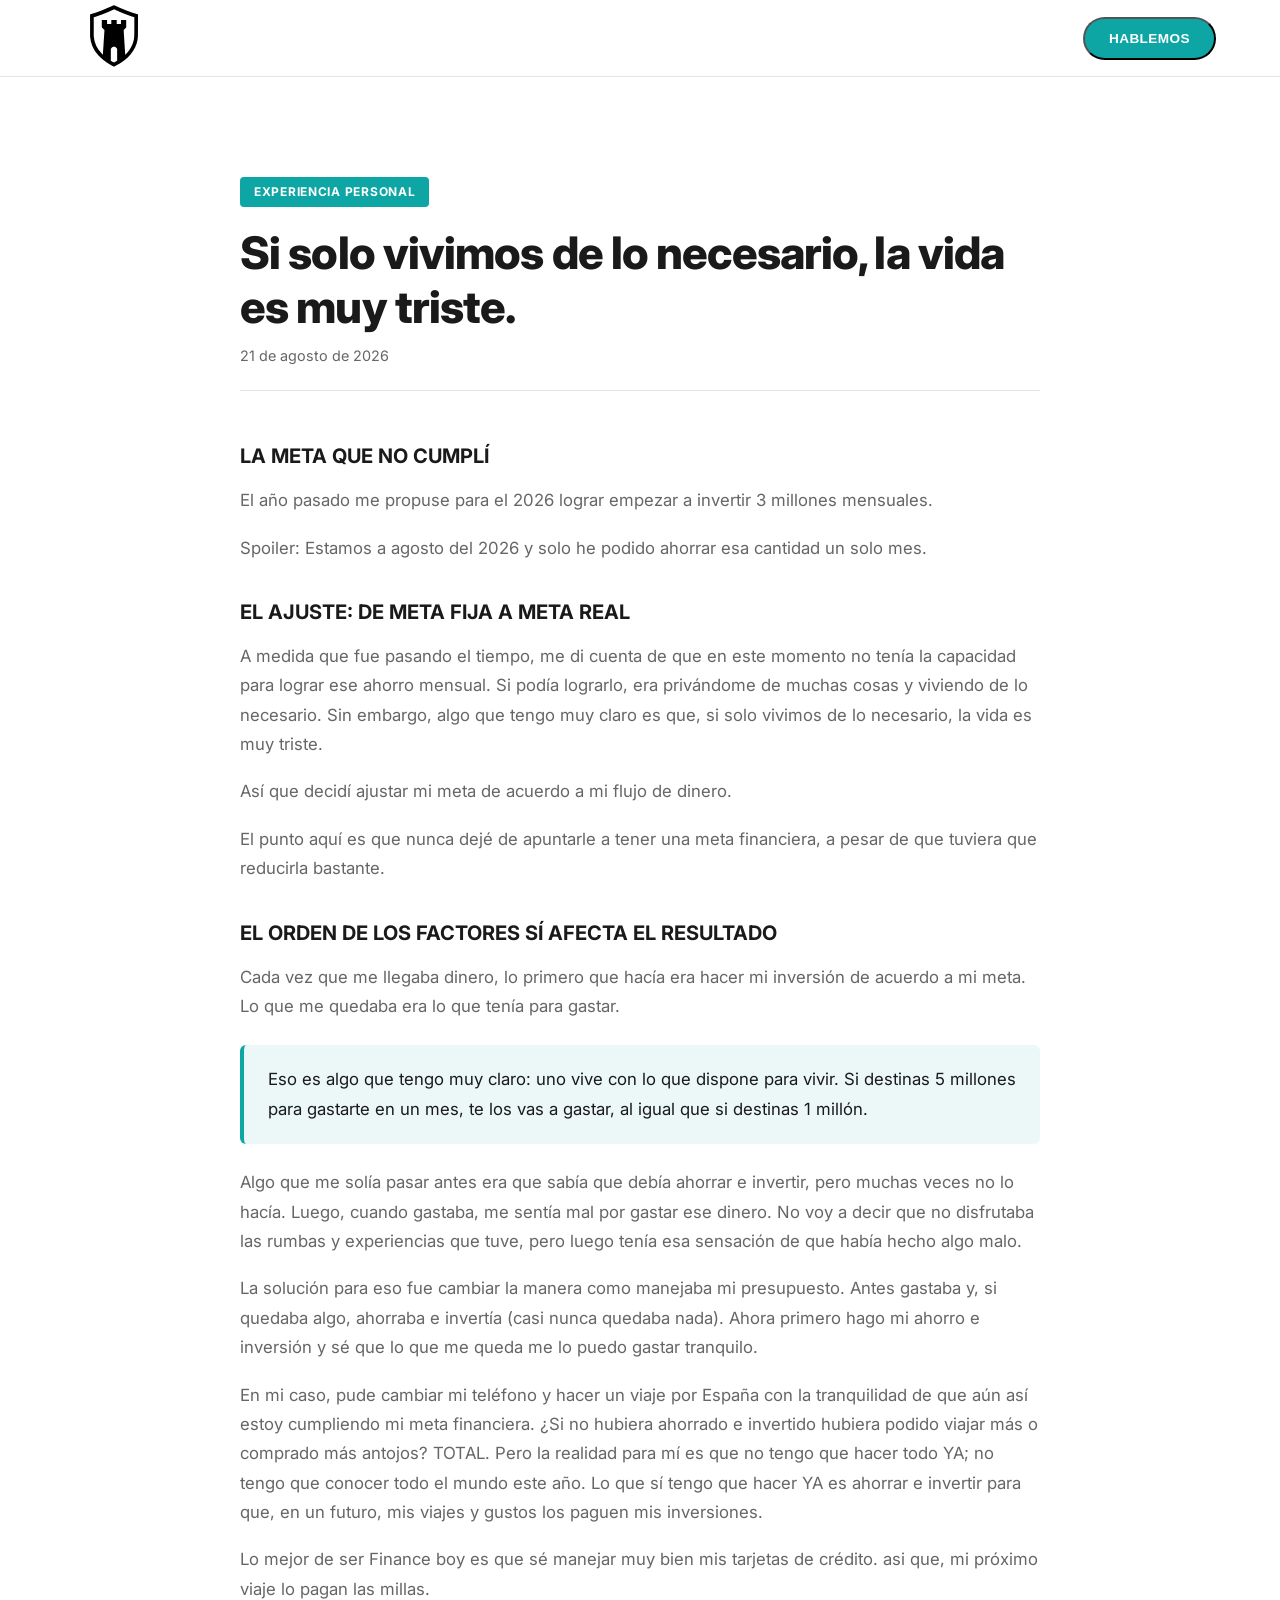
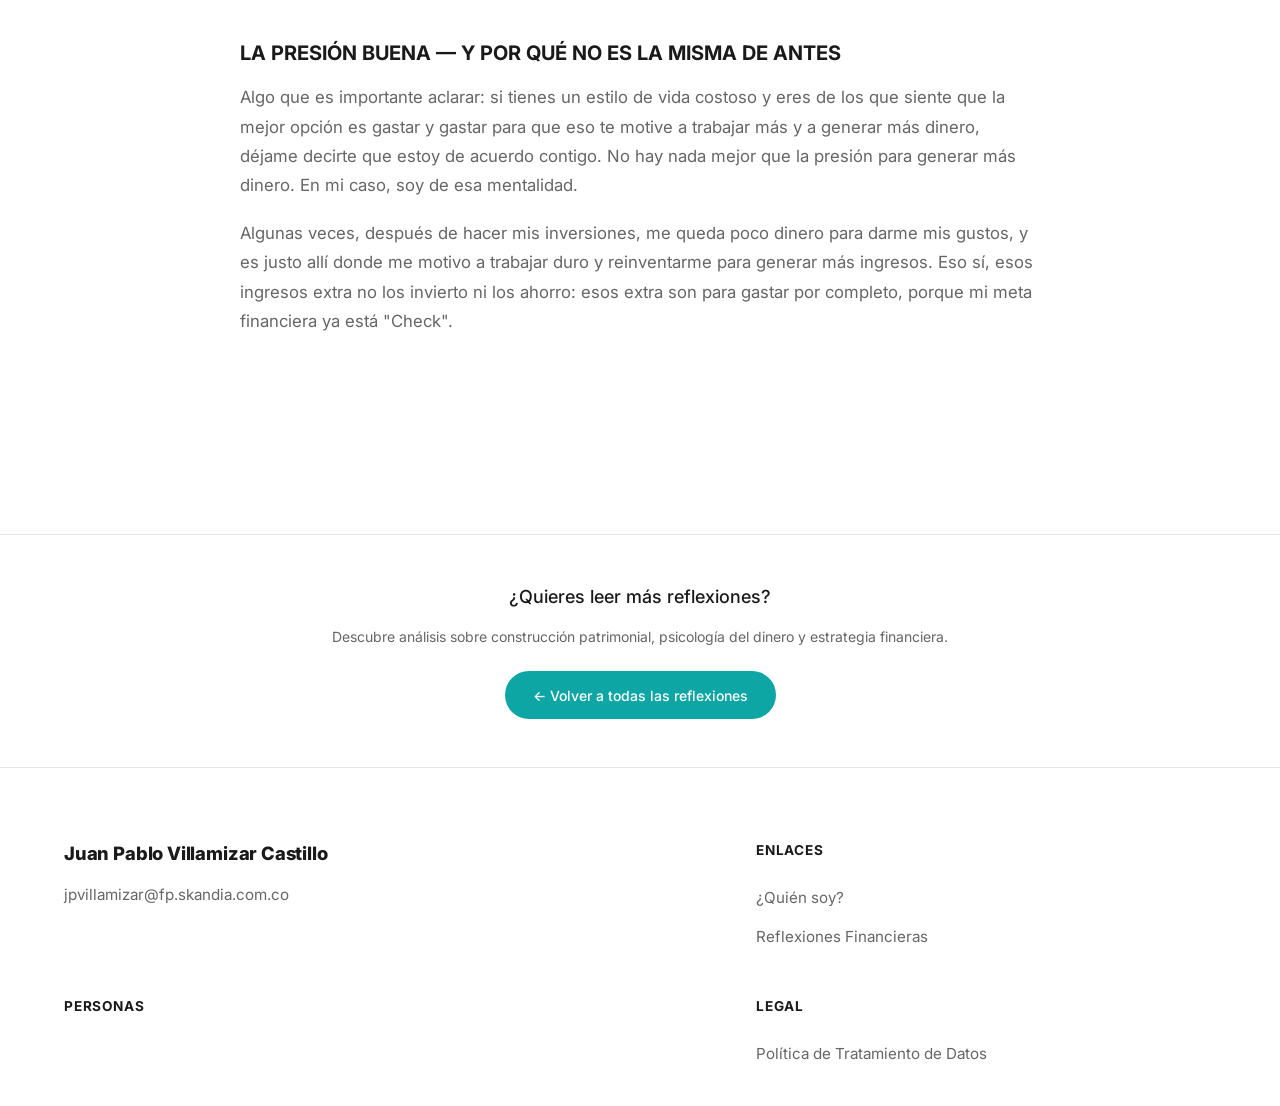
<file: reflexion-metas-financieras-siempre-de-primero.html>
<!DOCTYPE html>
<html lang="es">
<head>
  <meta charset="UTF-8" />
  <meta name="viewport" content="width=device-width, initial-scale=1.0" />

  <title>Si solo vivimos de lo necesario, la vida es muy triste. | JP Villamizar</title>

  <meta name="description" content="Te cuento sobre mi meta financiera para el 2026." />
  <meta property="og:type" content="article" />
  <meta property="og:title" content="Si solo vivimos de lo necesario, la vida es muy triste." />
  <meta property="og:description" content="Te cuento sobre mi meta financiera para el 2026." />
  <meta property="og:url" content="https://mimarcapersonaljp.vercel.app/reflexion-metas-financieras-siempre-de-primero.html" />
  <!-- Opcional: si tienes una imagen de portada para la reflexión, descomenta y ajusta -->
  <meta property="og:image" content="https://mimarcapersonaljp.vercel.app/og-metas-financieras-siempre-de-primero.png" />
  <link rel="canonical" href="https://mimarcapersonaljp.vercel.app/reflexion-metas-financieras-siempre-de-primero.html" />

  <link rel="preconnect" href="https://fonts.googleapis.com" />
  <link rel="preconnect" href="https://fonts.gstatic.com" crossorigin />
  <link href="https://fonts.googleapis.com/css2?family=Inter:wght@400;500;600;700;800&display=swap" rel="stylesheet" />
  <link rel="stylesheet" href="style.css" />

  <style>
    /* ===== Reflexión individual (template) ===== */
    .reflexion-page {
      padding: 100px 0 100px;
    }

    .reflexion-content-wrap {
      max-width: 800px;
      margin: 0 auto;
    }

    .reflexion-badge {
      display: inline-block;
      background-color: var(--accent);
      color: #ffffff;
      font-size: 0.75rem;
      font-weight: 700;
      letter-spacing: 0.06em;
      text-transform: uppercase;
      padding: 6px 14px;
      border-radius: 4px;
      margin-bottom: 20px;
    }

    .reflexion-title {
      font-size: clamp(2rem, 4vw, 2.8rem);
      font-weight: 800;
      letter-spacing: -0.02em;
      line-height: 1.2;
      color: var(--text-primary);
      margin-bottom: 10px;
    }

    .reflexion-meta {
      display: flex;
      align-items: center;
      flex-wrap: wrap;
      gap: 16px;
      margin-bottom: 48px;
      padding-bottom: 24px;
      border-bottom: 1px solid var(--border);
    }

    .reflexion-meta__date {
      font-size: 0.9rem;
      color: var(--text-secondary);
    }

    .reflexion-content {
      font-size: 1.05rem;
      line-height: 1.75;
      color: var(--text-secondary);
    }

    .reflexion-content p {
      margin-bottom: 18px;
    }

    .reflexion-content h2 {
      margin-top: 40px;
      margin-bottom: 16px;
      font-size: 1.6rem;
      font-weight: 800;
      letter-spacing: -0.01em;
      color: var(--text-primary);
    }

    .reflexion-content h3 {
      margin-top: 32px;
      margin-bottom: 12px;
      font-size: 1.25rem;
      font-weight: 700;
      color: var(--text-primary);
    }

    .reflexion-content strong {
      font-weight: 700;
      color: var(--text-primary);
    }

    .reflexion-content ul,
    .reflexion-content ol {
      margin: 0 0 18px 1.4rem;
    }

    .reflexion-content li {
      margin-bottom: 8px;
    }

    .reflexion-content blockquote {
      margin: 24px 0;
      padding: 20px 24px;
      background-color: rgba(14, 165, 165, 0.08);
      border-left: 4px solid var(--accent);
      border-radius: 6px;
      color: var(--text-primary);
    }

    @media (max-width: 600px) {
      .reflexion-page {
        padding: 80px 0 80px;
      }

      .reflexion-title {
        font-size: 1.7rem;
      }

      .reflexion-meta {
        gap: 10px;
        margin-bottom: 32px;
        padding-bottom: 16px;
      }

      .reflexion-content {
        font-size: 1rem;
      }

      .reflexion-content h2 {
        font-size: 1.3rem;
        margin-top: 32px;
      }

      .reflexion-content h3 {
        font-size: 1.1rem;
        margin-top: 24px;
      }
    }
  </style>
</head>
<body>

  <header class="header">
    <div class="container header__inner">
      <a href="index.html" class="logo">
        <img src="logo.svg" alt="Juan Pablo Villamizar" class="logo__img" />
      </a>

      <button type="button" class="btn btn--cta header__cta js-open-contact" id="openContactModal">HABLEMOS</button>
    </div>
  </header>

  <main>
    <article class="reflexion-page">
      <div class="container">
        <div class="reflexion-content-wrap">

          <span class="reflexion-badge">Experiencia Personal</span>

          <h1 class="reflexion-title">Si solo vivimos de lo necesario, la vida es muy triste.</h1>

          <div class="reflexion-meta">
            <time class="reflexion-meta__date">21 de agosto de 2026</time>
          </div>

          <div class="reflexion-content">
            <h3>LA META QUE NO CUMPLÍ</h3>
            <p>El año pasado me propuse para el 2026 lograr empezar a invertir 3 millones mensuales.</p>
            <p>Spoiler: Estamos a agosto del 2026 y solo he podido ahorrar esa cantidad un solo mes.</p>

            <h3>EL AJUSTE: DE META FIJA A META REAL</h3>
            <p>A medida que fue pasando el tiempo, me di cuenta de que en este momento no tenía la capacidad para lograr ese ahorro mensual. Si podía lograrlo, era privándome de muchas cosas y viviendo de lo necesario. Sin embargo, algo que tengo muy claro es que, si solo vivimos de lo necesario, la vida es muy triste.</p>
            <p>Así que decidí ajustar mi meta de acuerdo a mi flujo de dinero.</p>
            <p>El punto aquí es que nunca dejé de apuntarle a tener una meta financiera, a pesar de que tuviera que reducirla bastante.</p>

            <h3>EL ORDEN DE LOS FACTORES SÍ AFECTA EL RESULTADO</h3>
            <p>Cada vez que me llegaba dinero, lo primero que hacía era hacer mi inversión de acuerdo a mi meta. Lo que me quedaba era lo que tenía para gastar.</p>
            <blockquote>Eso es algo que tengo muy claro: uno vive con lo que dispone para vivir. Si destinas 5 millones para gastarte en un mes, te los vas a gastar, al igual que si destinas 1 millón.</blockquote>
            <p>Algo que me solía pasar antes era que sabía que debía ahorrar e invertir, pero muchas veces no lo hacía. Luego, cuando gastaba, me sentía mal por gastar ese dinero. No voy a decir que no disfrutaba las rumbas y experiencias que tuve, pero luego tenía esa sensación de que había hecho algo malo.</p>
            <p>La solución para eso fue cambiar la manera como manejaba mi presupuesto. Antes gastaba y, si quedaba algo, ahorraba e invertía (casi nunca quedaba nada). Ahora primero hago mi ahorro e inversión y sé que lo que me queda me lo puedo gastar tranquilo.</p>
            <p>En mi caso, pude cambiar mi teléfono y hacer un viaje por España con la tranquilidad de que aún así estoy cumpliendo mi meta financiera. ¿Si no hubiera ahorrado e invertido hubiera podido viajar más o comprado más antojos? TOTAL. Pero la realidad para mí es que no tengo que hacer todo YA; no tengo que conocer todo el mundo este año. Lo que sí tengo que hacer YA es ahorrar e invertir para que, en un futuro, mis viajes y gustos los paguen mis inversiones.</p>
            <p>Lo mejor de ser Finance boy es que sé manejar muy bien mis tarjetas de crédito. asi que, mi próximo viaje lo pagan las millas.</p>

            <h3>LA PRESIÓN BUENA — Y POR QUÉ NO ES LA MISMA DE ANTES</h3>
            <p>Algo que es importante aclarar: si tienes un estilo de vida costoso y eres de los que siente que la mejor opción es gastar y gastar para que eso te motive a trabajar más y a generar más dinero, déjame decirte que estoy de acuerdo contigo. No hay nada mejor que la presión para generar más dinero. En mi caso, soy de esa mentalidad.</p>
            <p>Algunas veces, después de hacer mis inversiones, me queda poco dinero para darme mis gustos, y es justo allí donde me motivo a trabajar duro y reinventarme para generar más ingresos. Eso sí, esos ingresos extra no los invierto ni los ahorro: esos extra son para gastar por completo, porque mi meta financiera ya está "Check".</p>
          </div>

        </div>
      </div>
    </article>

    <!-- SECCIÓN DE CIERRE: VOLVER A REFLEXIONES -->
    <section class="reflexion-closure" style="margin-top: 80px; padding: 48px 0; border-top: 1px solid var(--border); text-align: center;">
      <h3 style="font-size: 18px; font-weight: 500; margin: 0 0 16px 0; color: var(--text-primary);">¿Quieres leer más reflexiones?</h3>
      <p style="color: var(--text-secondary); font-size: 14px; margin: 0 0 24px 0;">Descubre análisis sobre construcción patrimonial, psicología del dinero y estrategia financiera.</p>
      <a href="reflexiones-financieras.html" style="display: inline-flex; align-items: center; justify-content: center; gap: 8px; min-height: 48px; box-sizing: border-box; background: var(--accent); color: #ffffff; padding: 12px 28px; border-radius: 100px; text-decoration: none; font-weight: 500; font-size: 14px; transition: opacity 0.2s ease;">
        ← Volver a todas las reflexiones
      </a>
    </section>
  </main>

  <footer class="footer">
    <div class="container footer__inner">
      <!-- Columna 1: Brand -->
      <div class="footer__col footer__col--brand">
        <a href="index.html" class="footer__brand">Juan Pablo Villamizar Castillo</a>
        <a href="mailto:jpvillamizar@fp.skandia.com.co" class="footer__email">jpvillamizar@fp.skandia.com.co</a>
      </div>

      <!-- Columna 2: Enlaces principales -->
      <div class="footer__col">
        <h3 class="footer__heading">Enlaces</h3>
        <ul class="footer__list">
          <li><a href="index.html#nosotros" class="footer__link">¿Quién soy?</a></li>
          <li><a href="reflexiones-financieras.html" class="footer__link">Reflexiones Financieras</a></li>
        </ul>
      </div>

      <!-- Columna 3: Personas (SIN links, solo heading) -->
      <div class="footer__col">
        <h3 class="footer__heading">Personas</h3>
      </div>

      <!-- Columna 4: Legal -->
      <div class="footer__col">
        <h3 class="footer__heading">Legal</h3>
        <ul class="footer__list">
          <li><a href="politica-tratamiento-datos.html" class="footer__link">Política de Tratamiento de Datos</a></li>
        </ul>
      </div>
    </div>
  </footer>

  <div class="modal-overlay" id="contactModalOverlay">
    <div class="modal" role="dialog" aria-modal="true" aria-labelledby="contactModalTitle">
      <button type="button" class="modal__close" id="closeContactModal" aria-label="Cerrar">
        <svg width="18" height="18" viewBox="0 0 18 18" fill="none">
          <path d="M2 2L16 16M16 2L2 16" stroke="currentColor" stroke-width="1.6" stroke-linecap="round"/>
        </svg>
      </button>

      <h2 class="modal__title" id="contactModalTitle">Ponte en contacto</h2>
      <p class="modal__subtitle">Cuéntanos sobre tu proyecto y te contactaremos a la brevedad.</p>

      <form class="modal__form" id="contactForm">
        <div class="form-group">
          <label for="fullName">Nombre Completo</label>
          <input type="text" id="fullName" name="fullName" required />
        </div>

        <div class="form-group">
          <label for="linkedin">LinkedIn Profile</label>
          <input type="url" id="linkedin" name="linkedin" placeholder="linkedin.com/in/tu-perfil" />
        </div>

        <div class="form-row">
          <div class="form-group">
            <label for="phone">Teléfono</label>
            <input type="tel" id="phone" name="phone" required />
          </div>
          <div class="form-group">
            <label for="email">Email</label>
            <input type="email" id="email" name="email" required />
          </div>
        </div>

        <div class="form-group">
          <label for="message">¿Cómo te podemos ayudar?</label>
          <textarea id="message" name="message" rows="4"></textarea>
        </div>

        <label class="checkbox-group">
          <input type="checkbox" id="privacyPolicy" name="privacyPolicy" required />
          <span>Acepto la <a href="politica-tratamiento-datos.html" target="_blank" rel="noopener" class="inline-link">Política de Tratamiento de Datos Personales</a>.</span>
        </label>

        <button type="submit" class="btn btn--cta modal__submit">ENVIAR</button>
      </form>
    </div>
  </div>

  <script>
    const contactModalOverlay = document.getElementById('contactModalOverlay');
    const openContactModalTriggers = document.querySelectorAll('.js-open-contact');
    const closeContactModal = document.getElementById('closeContactModal');

    const openModal = (e) => {
      if (e) e.preventDefault();
      contactModalOverlay.classList.add('is-open');
      document.body.classList.add('modal-open');
    };

    const closeModal = () => {
      contactModalOverlay.classList.remove('is-open');
      document.body.classList.remove('modal-open');
    };

    openContactModalTriggers.forEach((trigger) => trigger.addEventListener('click', openModal));
    closeContactModal.addEventListener('click', closeModal);

    contactModalOverlay.addEventListener('click', (e) => {
      if (e.target === contactModalOverlay) closeModal();
    });

    document.addEventListener('keydown', (e) => {
      if (e.key === 'Escape' && contactModalOverlay.classList.contains('is-open')) {
        closeModal();
      }
    });

    document.getElementById('contactForm').addEventListener('submit', function (e) {
      e.preventDefault();

      const submitBtn = e.target.querySelector('button[type="submit"]');
      const originalBtnText = submitBtn.innerText;
      submitBtn.innerText = 'ENVIANDO...';
      submitBtn.disabled = true;

      // Reemplaza esta URL con la tuya de Google Apps Script
      const SCRIPT_URL = 'https://script.google.com/macros/s/AKfycbzHT7zYtWZRDqIqQ-Z_yzwOs47rKaZ9F3GA0aGe3IZ6wIFYPAkXJtQAMqJR0zdX5Y1I7g/exec';

      const formData = {
        fullName: document.getElementById('fullName').value,
        linkedin: document.getElementById('linkedin').value,
        phone: document.getElementById('phone').value,
        email: document.getElementById('email').value,
        message: document.getElementById('message').value
      };

      fetch(SCRIPT_URL, {
        method: 'POST',
        mode: 'no-cors',
        headers: { 'Content-Type': 'application/json' },
        body: JSON.stringify(formData)
      })
        .then(() => {
          alert('¡Gracias! Hemos recibido tu mensaje y te contactaremos pronto.');
          e.target.reset();
          closeModal();
        })
        .catch((error) => {
          alert('Hubo un error al enviar el mensaje. Por favor intenta de nuevo.');
          console.error('Error:', error);
        })
        .finally(() => {
          submitBtn.innerText = originalBtnText;
          submitBtn.disabled = false;
        });
    });
  </script>

</body>
</html>
</file>
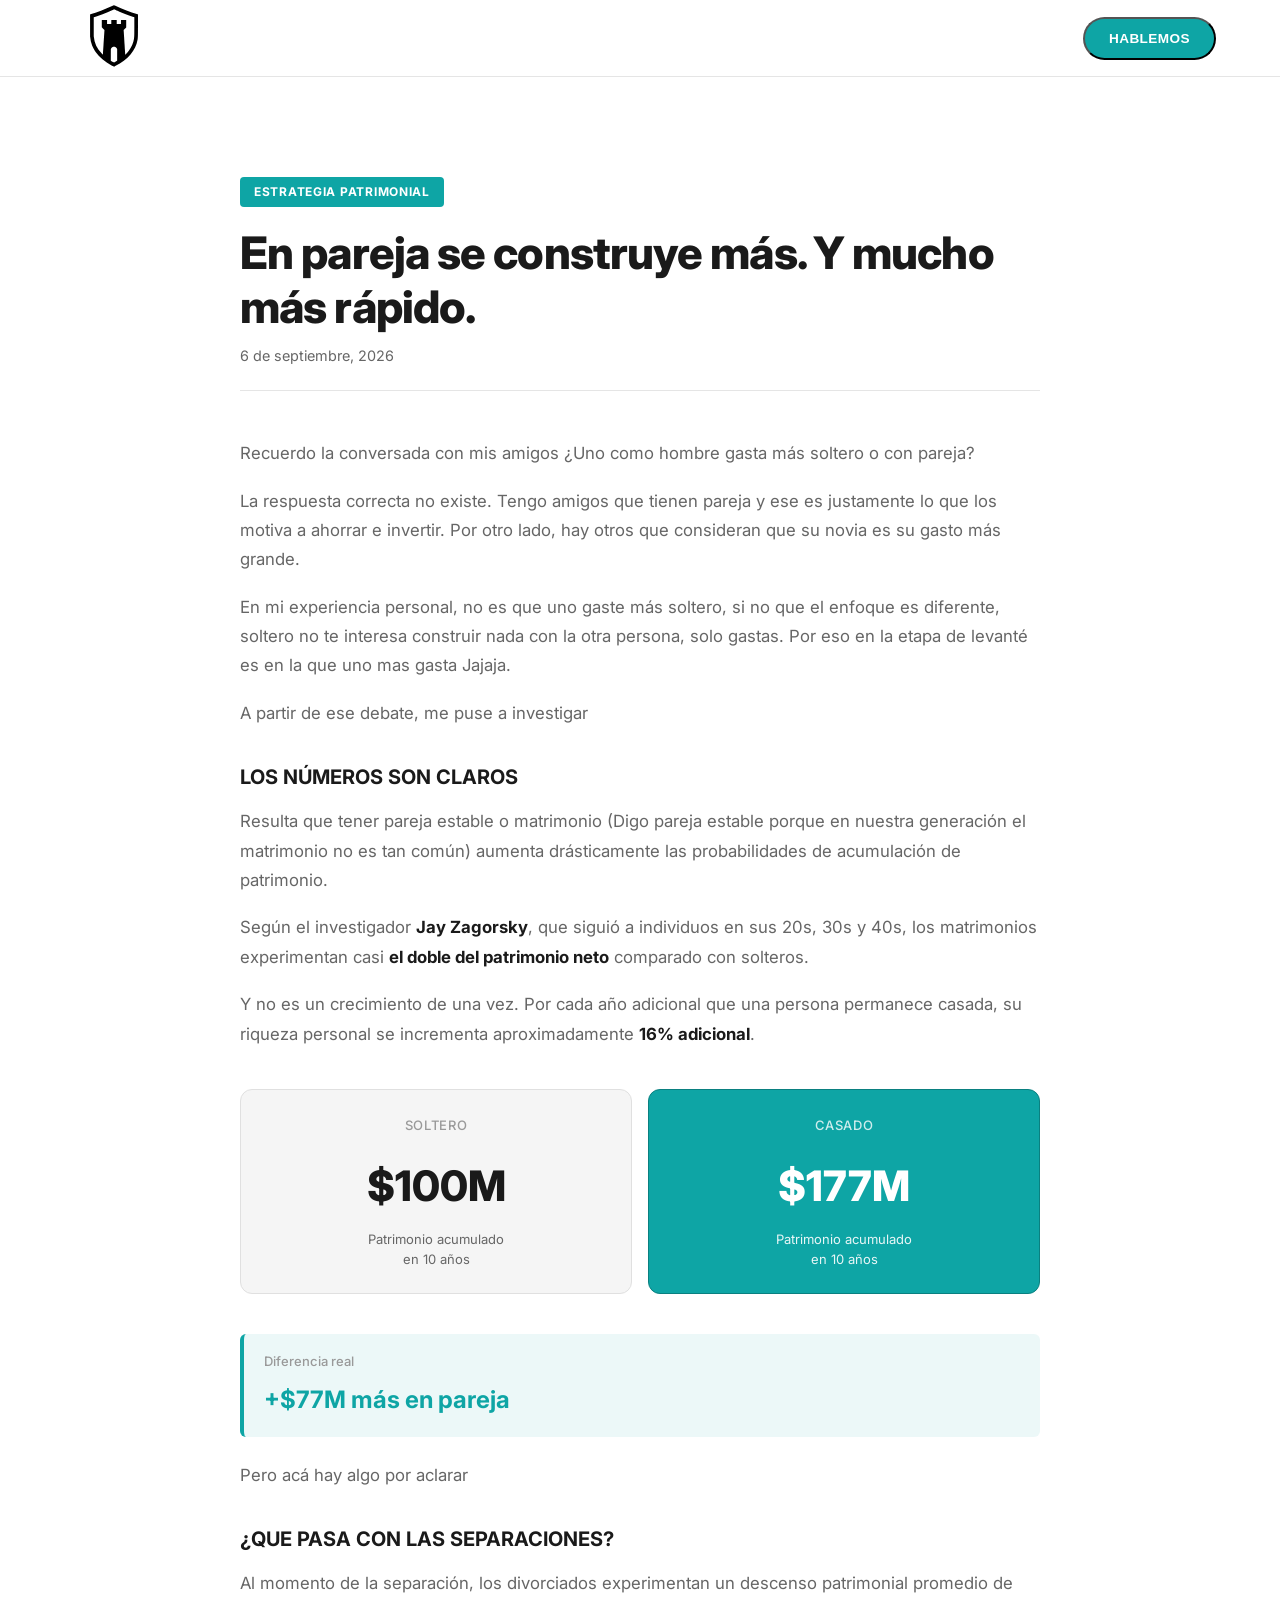
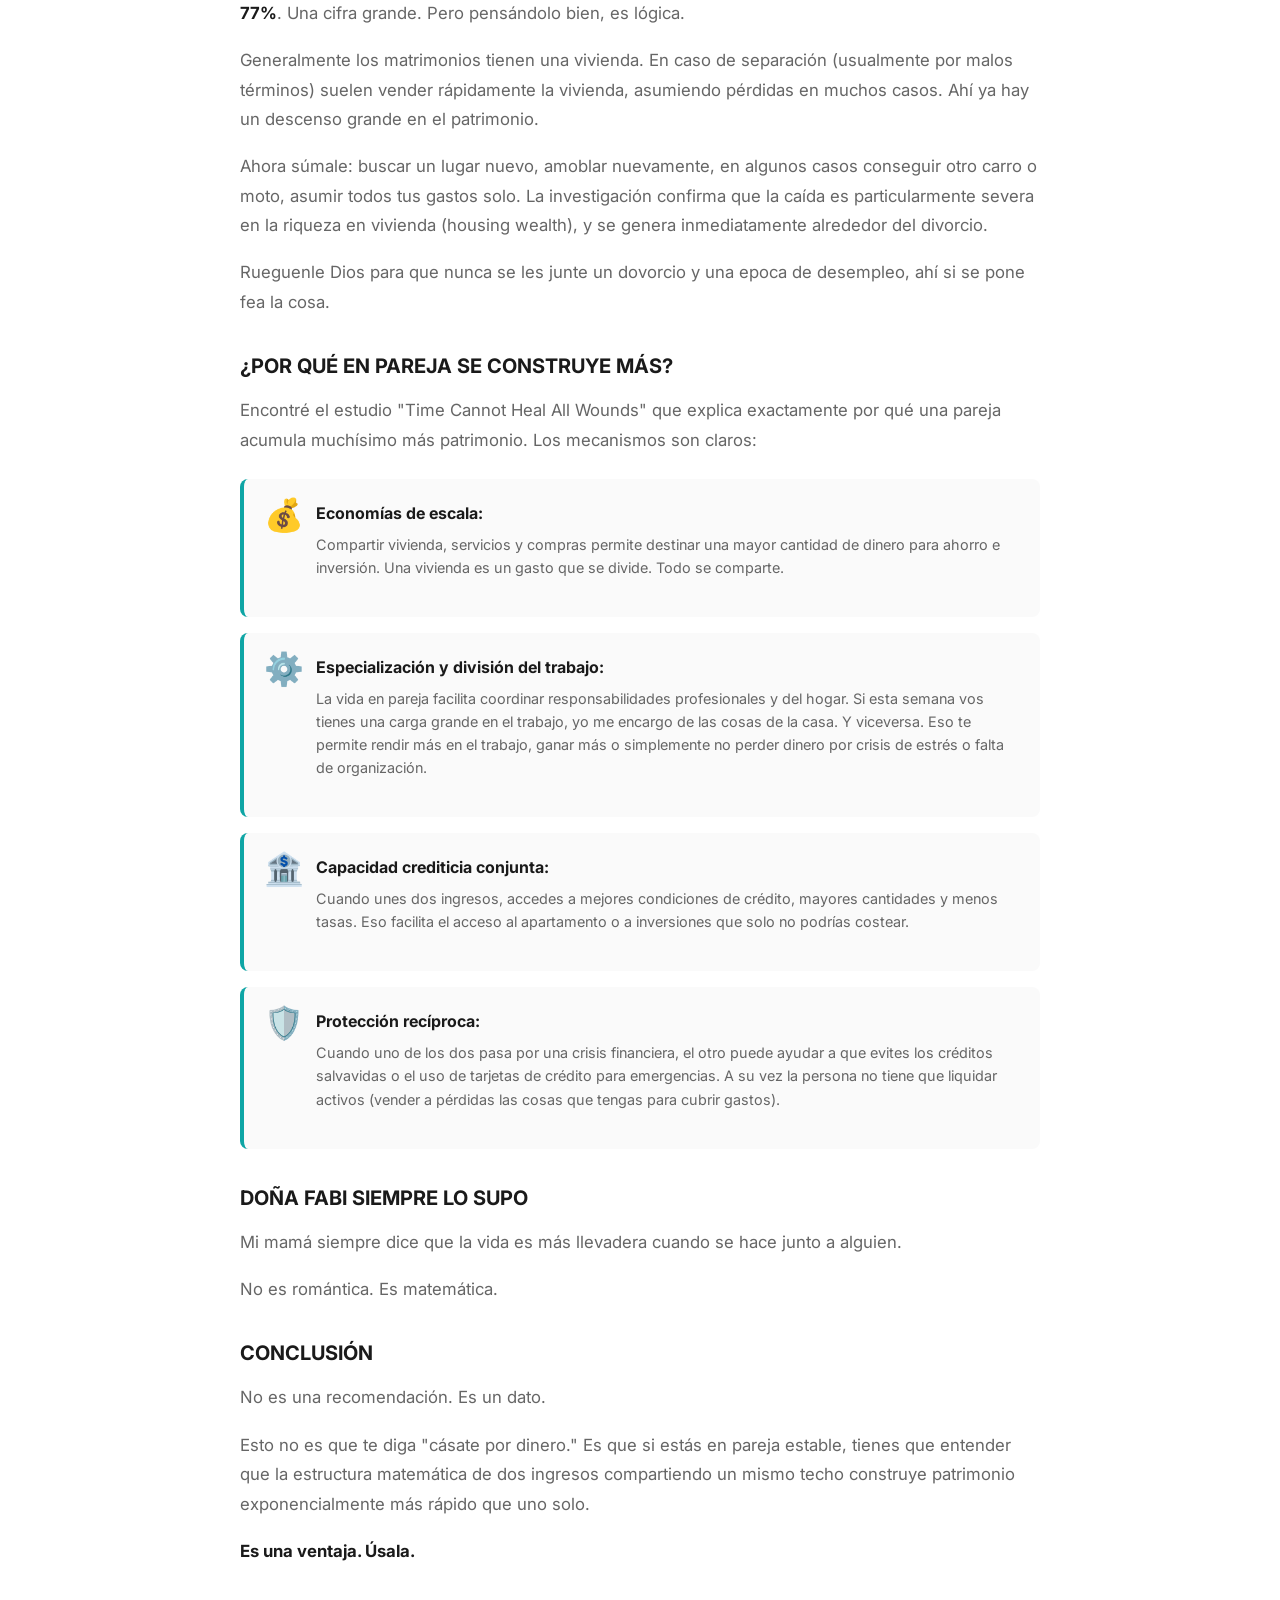
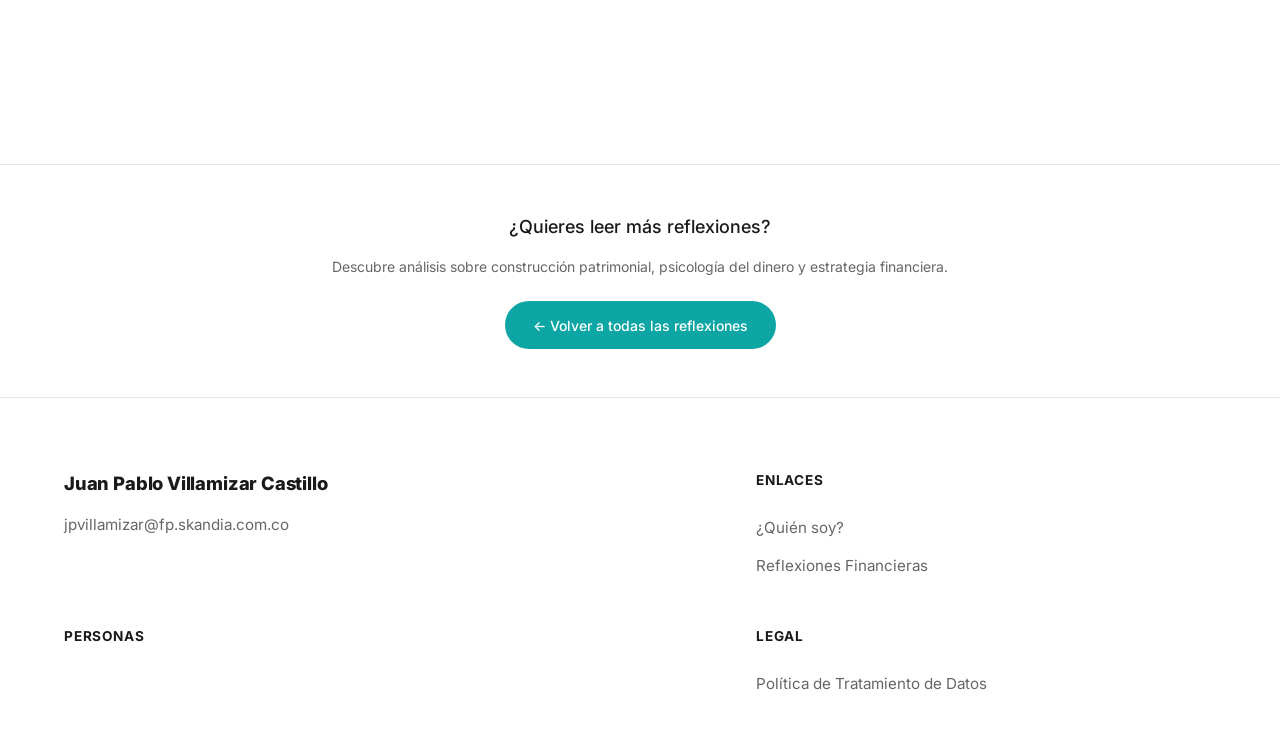
<file: reflexion-pareja-patrimonio.html>
<!DOCTYPE html>
<html lang="es">
<head>
  <meta charset="UTF-8" />
  <meta name="viewport" content="width=device-width, initial-scale=1.0" />

  <title>En pareja se construye más. Y mucho más rápido. | JP Villamizar</title>

  <meta name="description" content="Cómo la estructura matemática de una pareja construye patrimonio exponencialmente más rápido. Datos verificables sobre el impacto de la vida en pareja en la acumulación de riqueza." />
  <meta property="og:type" content="article" />
  <meta property="og:title" content="En pareja se construye más. Y mucho más rápido." />
  <meta property="og:description" content="Cómo la estructura matemática de una pareja construye patrimonio exponencialmente más rápido. Datos verificables sobre el impacto de la vida en pareja en la acumulación de riqueza." />
  <meta property="og:url" content="https://mimarcapersonaljp.vercel.app/reflexion-pareja-patrimonio.html" />
  <meta property="og:image" content="https://mimarcapersonaljp.vercel.app/og-pareja-matrimonio.png" />
  <meta property="og:image:width" content="1200" />
  <meta property="og:image:height" content="630" />
  <link rel="canonical" href="https://mimarcapersonaljp.vercel.app/reflexion-pareja-patrimonio.html" />

  <link rel="preconnect" href="https://fonts.googleapis.com" />
  <link rel="preconnect" href="https://fonts.gstatic.com" crossorigin />
  <link href="https://fonts.googleapis.com/css2?family=Inter:wght@400;500;600;700;800&display=swap" rel="stylesheet" />
  <link rel="stylesheet" href="style.css" />

  <style>
    /* ===== Reflexión individual (template) ===== */
    .reflexion-page {
      padding: 100px 0 100px;
    }

    .reflexion-content-wrap {
      max-width: 800px;
      margin: 0 auto;
    }

    .reflexion-badge {
      display: inline-block;
      background-color: var(--accent);
      color: #ffffff;
      font-size: 0.75rem;
      font-weight: 700;
      letter-spacing: 0.06em;
      text-transform: uppercase;
      padding: 6px 14px;
      border-radius: 4px;
      margin-bottom: 20px;
    }

    .reflexion-title {
      font-size: clamp(2rem, 4vw, 2.8rem);
      font-weight: 800;
      letter-spacing: -0.02em;
      line-height: 1.2;
      color: var(--text-primary);
      margin-bottom: 10px;
    }

    .reflexion-meta {
      display: flex;
      align-items: center;
      flex-wrap: wrap;
      gap: 16px;
      margin-bottom: 48px;
      padding-bottom: 24px;
      border-bottom: 1px solid var(--border);
    }

    .reflexion-meta__date {
      font-size: 0.9rem;
      color: var(--text-secondary);
    }

    .reflexion-content {
      font-size: 1.05rem;
      line-height: 1.75;
      color: var(--text-secondary);
    }

    .reflexion-content p {
      margin-bottom: 18px;
    }

    .reflexion-content h2 {
      margin-top: 40px;
      margin-bottom: 16px;
      font-size: 1.6rem;
      font-weight: 800;
      letter-spacing: -0.01em;
      color: var(--text-primary);
    }

    .reflexion-content h3 {
      margin-top: 32px;
      margin-bottom: 12px;
      font-size: 1.25rem;
      font-weight: 700;
      color: var(--text-primary);
    }

    .reflexion-content strong {
      font-weight: 700;
      color: var(--text-primary);
    }

    .reflexion-content ul,
    .reflexion-content ol {
      margin: 0 0 18px 1.4rem;
    }

    .reflexion-content li {
      margin-bottom: 8px;
    }

    .reflexion-content blockquote {
      margin: 24px 0;
      padding: 20px 24px;
      background-color: rgba(14, 165, 165, 0.08);
      border-left: 4px solid var(--accent);
      border-radius: 6px;
      color: var(--text-primary);
    }

    @media (max-width: 600px) {
      .reflexion-page {
        padding: 80px 0 80px;
      }

      .reflexion-title {
        font-size: 1.7rem;
      }

      .reflexion-meta {
        gap: 10px;
        margin-bottom: 32px;
        padding-bottom: 16px;
      }

      .reflexion-content {
        font-size: 1rem;
      }

      .reflexion-content h2 {
        font-size: 1.3rem;
        margin-top: 32px;
      }

      .reflexion-content h3 {
        font-size: 1.1rem;
        margin-top: 1.2rem;
      }
    }

    /* ===== Mecanismos ===== */
    .mecanismo-list {
      margin: 24px 0;
    }

    .mecanismo-card {
      display: flex;
      align-items: flex-start;
      gap: 12px;
      padding: 20px;
      margin-bottom: 16px;
      background: #fafafa;
      border-left: 4px solid var(--accent);
      border-radius: 8px;
    }

    .mecanismo-emoji {
      font-size: 32px;
      line-height: 1;
      flex-shrink: 0;
    }

    .mecanismo-title {
      font-size: 16px;
      font-weight: 700;
      color: var(--text-primary);
      margin: 0 0 6px 0;
    }

    .mecanismo-text {
      font-size: 0.9rem;
      color: var(--text-secondary);
      margin: 0;
      line-height: 1.6;
    }

    @media (max-width: 600px) {
      .mecanismo-card {
        gap: 12px;
        padding: 14px 16px;
      }

      .mecanismo-emoji {
        font-size: 26px;
      }
    }
  </style>
</head>
<body>

  <header class="header">
    <div class="container header__inner">
      <a href="index.html" class="logo">
        <img src="logo.svg" alt="Juan Pablo Villamizar" class="logo__img" />
      </a>

      <button type="button" class="btn btn--cta header__cta js-open-contact" id="openContactModal">HABLEMOS</button>
    </div>
  </header>

  <main>
    <article class="reflexion-page">
      <div class="container">
        <div class="reflexion-content-wrap">

          <span class="reflexion-badge">Estrategia Patrimonial</span>

          <h1 class="reflexion-title">En pareja se construye más. Y mucho más rápido.</h1>

          <div class="reflexion-meta">
            <time class="reflexion-meta__date">6 de septiembre, 2026</time>
          </div>

          <div class="reflexion-content">
            <p>Recuerdo la conversada con mis amigos ¿Uno como hombre gasta más soltero o con pareja?</p>

            <p>La respuesta correcta no existe. Tengo amigos que tienen pareja y ese es justamente lo que los motiva a ahorrar e invertir. Por otro lado, hay otros que consideran que su novia es su gasto más grande.</p>

            <p>En mi experiencia personal, no es que uno gaste más soltero, si no que el enfoque es diferente, soltero no te interesa construir nada con la otra persona, solo gastas. Por eso en la etapa de levanté es en la que uno mas gasta Jajaja.</p>

            <p>A partir de ese debate, me puse a investigar</p>

            <h3>LOS NÚMEROS SON CLAROS</h3>

            <p>Resulta que tener pareja estable o matrimonio (Digo pareja estable porque en nuestra generación el matrimonio no es tan común) aumenta drásticamente las probabilidades de acumulación de patrimonio.</p>

            <p>Según el investigador <strong>Jay Zagorsky</strong>, que siguió a individuos en sus 20s, 30s y 40s, los matrimonios experimentan casi <strong>el doble del patrimonio neto</strong> comparado con solteros.</p>

            <p>Y no es un crecimiento de una vez. Por cada año adicional que una persona permanece casada, su riqueza personal se incrementa aproximadamente <strong>16% adicional</strong>.</p>

            <div style="margin: 40px 0; display: grid; grid-template-columns: 1fr 1fr; gap: 16px;">
              <!-- Soltero -->
              <div style="background: #f5f5f5; border-radius: 12px; padding: 24px; border: 0.5px solid #e0e0e0; text-align: center;">
                <p style="font-size: 13px; color: #999; margin: 0 0 12px 0; font-weight: 500; letter-spacing: 0.05em; text-transform: uppercase;">Soltero</p>
                <div style="font-size: 42px; font-weight: 800; color: #1a1a1a; margin: 0 0 8px 0;">$100M</div>
                <p style="font-size: 13px; color: #666; margin: 0; line-height: 1.5;">Patrimonio acumulado<br/>en 10 años</p>
              </div>
              <!-- Casado -->
              <div style="background: #0ea5a5; border-radius: 12px; padding: 24px; border: 0.5px solid #0a8080; text-align: center;">
                <p style="font-size: 13px; color: rgba(255,255,255,0.8); margin: 0 0 12px 0; font-weight: 500; letter-spacing: 0.05em; text-transform: uppercase;">Casado</p>
                <div style="font-size: 42px; font-weight: 800; color: #ffffff; margin: 0 0 8px 0;">$177M</div>
                <p style="font-size: 13px; color: rgba(255,255,255,0.9); margin: 0; line-height: 1.5;">Patrimonio acumulado<br/>en 10 años</p>
              </div>
            </div>

            <!-- Indicador de diferencia -->
            <div style="background: rgba(14, 165, 165, 0.08); border-left: 4px solid #0ea5a5; border-radius: 6px; padding: 16px 20px; margin: 24px 0;">
              <p style="font-size: 13px; color: #999; margin: 0 0 6px 0; font-weight: 500;">Diferencia real</p>
              <p style="font-size: 24px; font-weight: 700; color: #0ea5a5; margin: 0;">+$77M más en pareja</p>
            </div>

            <p>Pero acá hay algo por aclarar</p>

            <h3>¿QUE PASA CON LAS SEPARACIONES?</h3>

            <p>Al momento de la separación, los divorciados experimentan un descenso patrimonial promedio de <strong>77%</strong>. Una cifra grande. Pero pensándolo bien, es lógica.</p>

            <p>Generalmente los matrimonios tienen una vivienda. En caso de separación (usualmente por malos términos)  suelen vender rápidamente la vivienda, asumiendo pérdidas en muchos casos. Ahí ya hay un descenso grande en el patrimonio.</p>

            <p>Ahora súmale: buscar un lugar nuevo, amoblar nuevamente, en algunos casos conseguir otro carro o moto, asumir todos tus gastos solo. La investigación confirma que la caída es particularmente severa en la riqueza en vivienda (housing wealth), y se genera inmediatamente alrededor del divorcio.</p>

            <p>Rueguenle  Dios para que nunca se les junte un dovorcio y una epoca de desempleo, ahí si se pone fea la cosa.</p>

            <h3>¿POR QUÉ EN PAREJA SE CONSTRUYE MÁS?</h3>

            <p>Encontré el estudio "Time Cannot Heal All Wounds" que explica exactamente por qué una pareja acumula muchísimo más patrimonio. Los mecanismos son claros:</p>

            <div class="mecanismo-list">
              <div class="mecanismo-card">
                <span class="mecanismo-emoji">💰</span>
                <div>
                  <h4 class="mecanismo-title"><strong>Economías de escala:</strong></h4>
                  <p class="mecanismo-text">Compartir vivienda, servicios y compras permite destinar una mayor cantidad de dinero para ahorro e inversión. Una vivienda es un gasto que se divide. Todo se comparte.</p>
                </div>
              </div>

              <div class="mecanismo-card">
                <span class="mecanismo-emoji">⚙️</span>
                <div>
                  <h4 class="mecanismo-title"><strong>Especialización y división del trabajo:</strong></h4>
                  <p class="mecanismo-text">La vida en pareja facilita coordinar responsabilidades profesionales y del hogar. Si esta semana vos tienes una carga grande en el trabajo, yo me encargo de las cosas de la casa. Y viceversa. Eso te permite rendir más en el trabajo, ganar más o simplemente no perder dinero por crisis de estrés o falta de organización.</p>
                </div>
              </div>

              <div class="mecanismo-card">
                <span class="mecanismo-emoji">🏦</span>
                <div>
                  <h4 class="mecanismo-title"><strong>Capacidad crediticia conjunta:</strong></h4>
                  <p class="mecanismo-text">Cuando unes dos ingresos, accedes a mejores condiciones de crédito, mayores cantidades y menos tasas. Eso facilita el acceso al apartamento o a inversiones que solo no podrías costear.</p>
                </div>
              </div>

              <div class="mecanismo-card">
                <span class="mecanismo-emoji">🛡️</span>
                <div>
                  <h4 class="mecanismo-title"><strong>Protección recíproca:</strong></h4>
                  <p class="mecanismo-text">Cuando uno de los dos pasa por una crisis financiera, el otro puede ayudar a que evites los créditos salvavidas o el uso de tarjetas de crédito para emergencias. A su vez la persona no tiene que liquidar activos (vender a pérdidas las cosas que tengas para cubrir gastos).</p>
                </div>
              </div>
            </div>

            <h3>DOÑA FABI SIEMPRE LO SUPO</h3>

            <p>Mi mamá siempre dice que la vida es más llevadera cuando se hace junto a alguien.</p>

            <p>No es romántica. Es matemática.</p>

            <h3>CONCLUSIÓN</h3>

            <p>No es una recomendación. Es un dato.</p>

            <p>Esto no es que te diga "cásate por dinero." Es que si estás en pareja estable, tienes que entender que la estructura matemática de dos ingresos compartiendo un mismo techo construye patrimonio exponencialmente más rápido que uno solo.</p>

            <p><strong>Es una ventaja. Úsala.</strong></p>
          </div>

        </div>
      </div>
    </article>

    <!-- SECCIÓN DE CIERRE: VOLVER A REFLEXIONES -->
    <section class="reflexion-closure" style="margin-top: 80px; padding: 48px 0; border-top: 1px solid var(--border); text-align: center;">
      <h3 style="font-size: 18px; font-weight: 500; margin: 0 0 16px 0; color: var(--text-primary);">¿Quieres leer más reflexiones?</h3>
      <p style="color: var(--text-secondary); font-size: 14px; margin: 0 0 24px 0;">Descubre análisis sobre construcción patrimonial, psicología del dinero y estrategia financiera.</p>
      <a href="reflexiones-financieras.html" style="display: inline-flex; align-items: center; justify-content: center; gap: 8px; min-height: 48px; box-sizing: border-box; background: var(--accent); color: #ffffff; padding: 12px 28px; border-radius: 100px; text-decoration: none; font-weight: 500; font-size: 14px; transition: opacity 0.2s ease;">
        ← Volver a todas las reflexiones
      </a>
    </section>
  </main>

  <footer class="footer">
    <div class="container footer__inner">
      <!-- Columna 1: Brand -->
      <div class="footer__col footer__col--brand">
        <a href="index.html" class="footer__brand">Juan Pablo Villamizar Castillo</a>
        <a href="mailto:jpvillamizar@fp.skandia.com.co" class="footer__email">jpvillamizar@fp.skandia.com.co</a>
      </div>

      <!-- Columna 2: Enlaces principales -->
      <div class="footer__col">
        <h3 class="footer__heading">Enlaces</h3>
        <ul class="footer__list">
          <li><a href="index.html#nosotros" class="footer__link">¿Quién soy?</a></li>
          <li><a href="reflexiones-financieras.html" class="footer__link">Reflexiones Financieras</a></li>
        </ul>
      </div>

      <!-- Columna 3: Personas (SIN links, solo heading) -->
      <div class="footer__col">
        <h3 class="footer__heading">Personas</h3>
      </div>

      <!-- Columna 4: Legal -->
      <div class="footer__col">
        <h3 class="footer__heading">Legal</h3>
        <ul class="footer__list">
          <li><a href="politica-tratamiento-datos.html" class="footer__link">Política de Tratamiento de Datos</a></li>
        </ul>
      </div>
    </div>
  </footer>

  <div class="modal-overlay" id="contactModalOverlay">
    <div class="modal" role="dialog" aria-modal="true" aria-labelledby="contactModalTitle">
      <button type="button" class="modal__close" id="closeContactModal" aria-label="Cerrar">
        <svg width="18" height="18" viewBox="0 0 18 18" fill="none">
          <path d="M2 2L16 16M16 2L2 16" stroke="currentColor" stroke-width="1.6" stroke-linecap="round"/>
        </svg>
      </button>

      <h2 class="modal__title" id="contactModalTitle">Ponte en contacto</h2>
      <p class="modal__subtitle">Cuéntanos sobre tu proyecto y te contactaremos a la brevedad.</p>

      <form class="modal__form" id="contactForm">
        <div class="form-group">
          <label for="fullName">Nombre Completo</label>
          <input type="text" id="fullName" name="fullName" required />
        </div>

        <div class="form-group">
          <label for="linkedin">LinkedIn Profile</label>
          <input type="url" id="linkedin" name="linkedin" placeholder="linkedin.com/in/tu-perfil" />
        </div>

        <div class="form-row">
          <div class="form-group">
            <label for="phone">Teléfono</label>
            <input type="tel" id="phone" name="phone" required />
          </div>
          <div class="form-group">
            <label for="email">Email</label>
            <input type="email" id="email" name="email" required />
          </div>
        </div>

        <div class="form-group">
          <label for="message">¿Cómo te podemos ayudar?</label>
          <textarea id="message" name="message" rows="4"></textarea>
        </div>

        <label class="checkbox-group">
          <input type="checkbox" id="privacyPolicy" name="privacyPolicy" required />
          <span>Acepto la <a href="politica-tratamiento-datos.html" target="_blank" rel="noopener" class="inline-link">Política de Tratamiento de Datos Personales</a>.</span>
        </label>

        <button type="submit" class="btn btn--cta modal__submit">ENVIAR</button>
      </form>
    </div>
  </div>

  <script>
    const contactModalOverlay = document.getElementById('contactModalOverlay');
    const openContactModalTriggers = document.querySelectorAll('.js-open-contact');
    const closeContactModal = document.getElementById('closeContactModal');

    const openModal = (e) => {
      if (e) e.preventDefault();
      contactModalOverlay.classList.add('is-open');
      document.body.classList.add('modal-open');
    };

    const closeModal = () => {
      contactModalOverlay.classList.remove('is-open');
      document.body.classList.remove('modal-open');
    };

    openContactModalTriggers.forEach((trigger) => trigger.addEventListener('click', openModal));
    closeContactModal.addEventListener('click', closeModal);

    contactModalOverlay.addEventListener('click', (e) => {
      if (e.target === contactModalOverlay) closeModal();
    });

    document.addEventListener('keydown', (e) => {
      if (e.key === 'Escape' && contactModalOverlay.classList.contains('is-open')) {
        closeModal();
      }
    });

    document.getElementById('contactForm').addEventListener('submit', function (e) {
      e.preventDefault();

      const submitBtn = e.target.querySelector('button[type="submit"]');
      const originalBtnText = submitBtn.innerText;
      submitBtn.innerText = 'ENVIANDO...';
      submitBtn.disabled = true;

      // Reemplaza esta URL con la tuya de Google Apps Script
      const SCRIPT_URL = 'https://script.google.com/macros/s/AKfycbzHT7zYtWZRDqIqQ-Z_yzwOs47rKaZ9F3GA0aGe3IZ6wIFYPAkXJtQAMqJR0zdX5Y1I7g/exec';

      const formData = {
        fullName: document.getElementById('fullName').value,
        linkedin: document.getElementById('linkedin').value,
        phone: document.getElementById('phone').value,
        email: document.getElementById('email').value,
        message: document.getElementById('message').value
      };

      fetch(SCRIPT_URL, {
        method: 'POST',
        mode: 'no-cors',
        headers: { 'Content-Type': 'application/json' },
        body: JSON.stringify(formData)
      })
        .then(() => {
          alert('¡Gracias! Hemos recibido tu mensaje y te contactaremos pronto.');
          e.target.reset();
          closeModal();
        })
        .catch((error) => {
          alert('Hubo un error al enviar el mensaje. Por favor intenta de nuevo.');
          console.error('Error:', error);
        })
        .finally(() => {
          submitBtn.innerText = originalBtnText;
          submitBtn.disabled = false;
        });
    });
  </script>

</body>
</html>
</file>
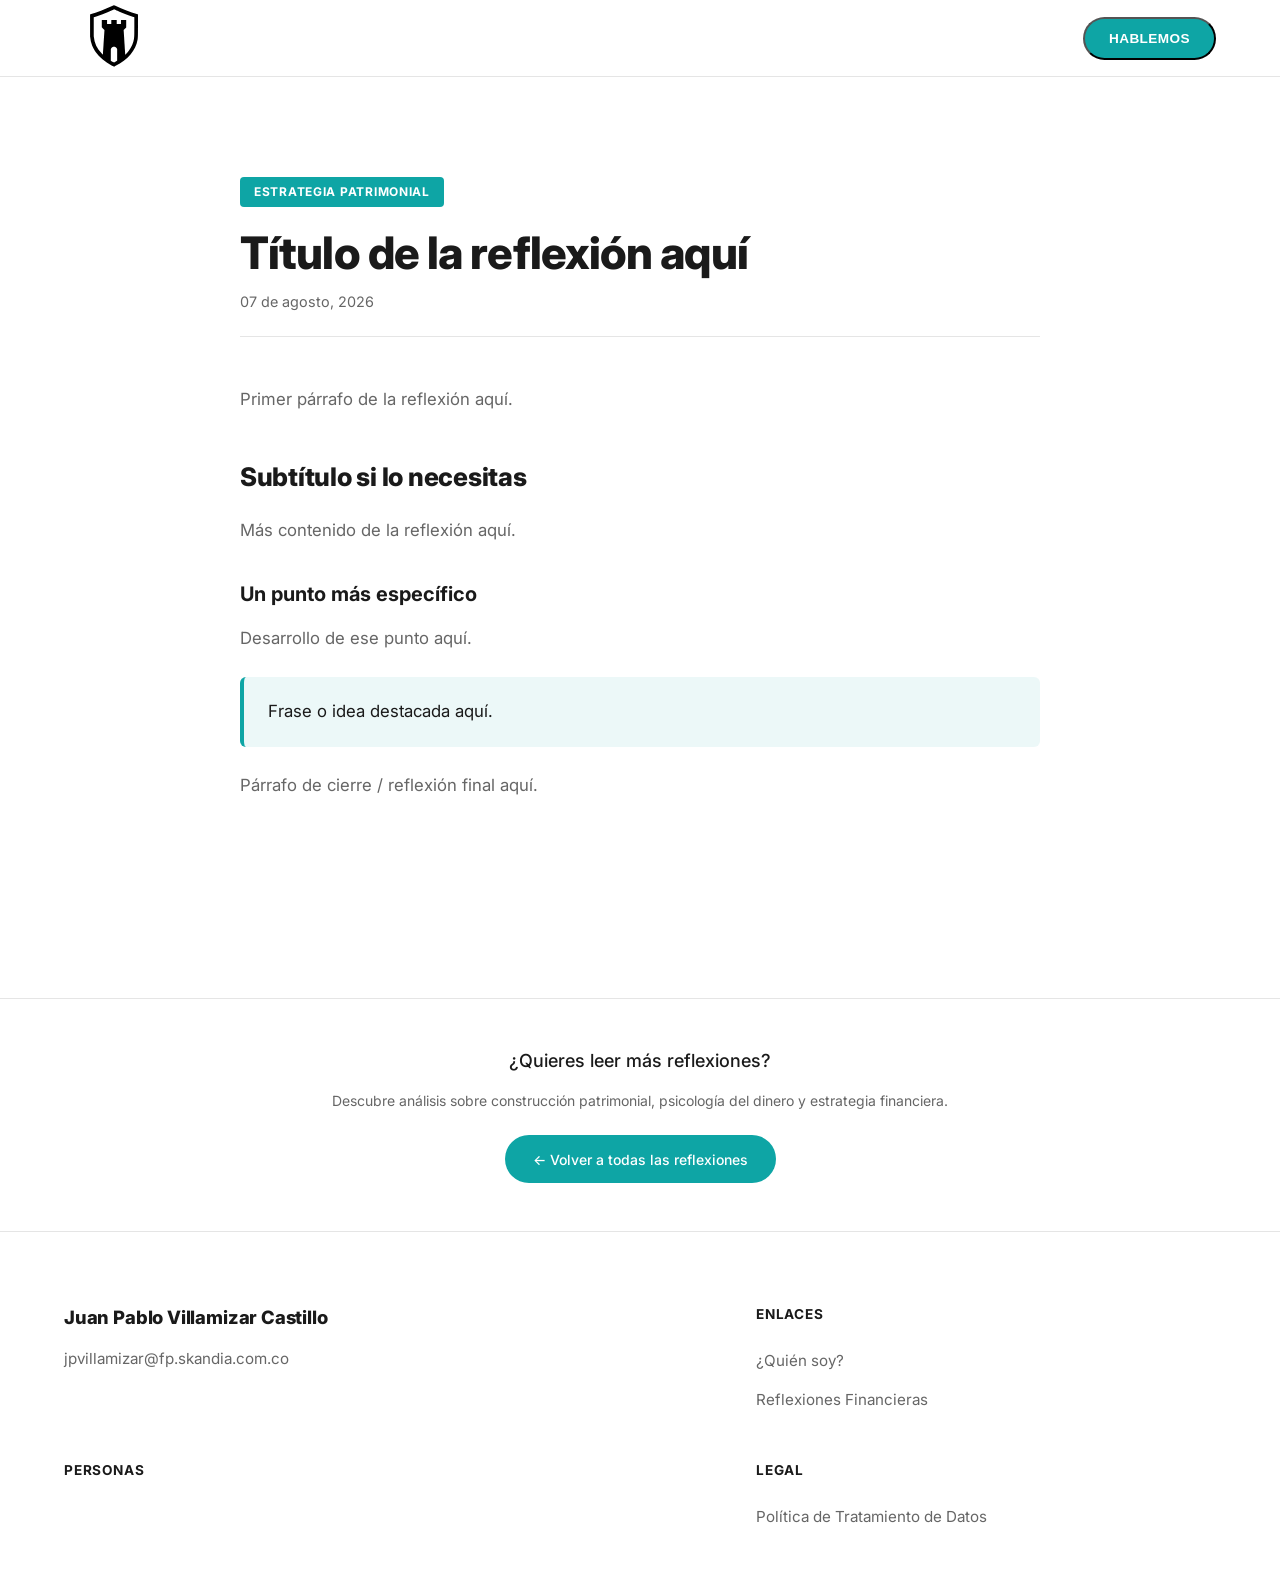
<file: reflexion-template.html>
<!DOCTYPE html>
<html lang="es">
<head>
  <meta charset="UTF-8" />
  <meta name="viewport" content="width=device-width, initial-scale=1.0" />

  <!-- ============================================================
       REEMPLAZAR: Título de la pestaña del navegador
       Formato sugerido: "[Título de la reflexión] | JP Villamizar"
  ============================================================= -->
  <title>Título de la reflexión aquí | JP Villamizar</title>

  <!-- ============================================================
       REEMPLAZAR: Meta description y Open Graph (usa el excerpt
       de la reflexión). Estos tags son los que LinkedIn lee para
       armar la tarjeta de vista previa cuando compartes el link.
  ============================================================= -->
  <meta name="description" content="Excerpt / resumen corto de la reflexión aquí." />
  <meta property="og:type" content="article" />
  <meta property="og:title" content="Título de la reflexión aquí" />
  <meta property="og:description" content="Excerpt / resumen corto de la reflexión aquí." />
  <meta property="og:url" content="https://mimarcapersonaljp.vercel.app/reflexion-YYYY-MM-DD.html" />
  <!-- Opcional: si tienes una imagen de portada para la reflexión, descomenta y ajusta -->
  <!-- <meta property="og:image" content="https://mimarcapersonaljp.vercel.app/og-reflexiones.jpg" /> -->
  <link rel="canonical" href="https://mimarcapersonaljp.vercel.app/reflexion-YYYY-MM-DD.html" />

  <link rel="preconnect" href="https://fonts.googleapis.com" />
  <link rel="preconnect" href="https://fonts.gstatic.com" crossorigin />
  <link href="https://fonts.googleapis.com/css2?family=Inter:wght@400;500;600;700;800&display=swap" rel="stylesheet" />
  <link rel="stylesheet" href="style.css" />

  <style>
    /* ===== Reflexión individual (template) ===== */
    .reflexion-page {
      padding: 100px 0 100px;
    }

    .reflexion-content-wrap {
      max-width: 800px;
      margin: 0 auto;
    }

    .reflexion-badge {
      display: inline-block;
      background-color: var(--accent);
      color: #ffffff;
      font-size: 0.75rem;
      font-weight: 700;
      letter-spacing: 0.06em;
      text-transform: uppercase;
      padding: 6px 14px;
      border-radius: 4px;
      margin-bottom: 20px;
    }

    .reflexion-title {
      font-size: clamp(2rem, 4vw, 2.8rem);
      font-weight: 800;
      letter-spacing: -0.02em;
      line-height: 1.2;
      color: var(--text-primary);
      margin-bottom: 10px;
    }

    .reflexion-meta {
      display: flex;
      align-items: center;
      flex-wrap: wrap;
      gap: 16px;
      margin-bottom: 48px;
      padding-bottom: 24px;
      border-bottom: 1px solid var(--border);
    }

    .reflexion-meta__date {
      font-size: 0.9rem;
      color: var(--text-secondary);
    }

    .reflexion-content {
      font-size: 1.05rem;
      line-height: 1.75;
      color: var(--text-secondary);
    }

    .reflexion-content p {
      margin-bottom: 18px;
    }

    .reflexion-content h2 {
      margin-top: 40px;
      margin-bottom: 16px;
      font-size: 1.6rem;
      font-weight: 800;
      letter-spacing: -0.01em;
      color: var(--text-primary);
    }

    .reflexion-content h3 {
      margin-top: 32px;
      margin-bottom: 12px;
      font-size: 1.25rem;
      font-weight: 700;
      color: var(--text-primary);
    }

    .reflexion-content strong {
      font-weight: 700;
      color: var(--text-primary);
    }

    .reflexion-content ul,
    .reflexion-content ol {
      margin: 0 0 18px 1.4rem;
    }

    .reflexion-content li {
      margin-bottom: 8px;
    }

    .reflexion-content blockquote {
      margin: 24px 0;
      padding: 20px 24px;
      background-color: rgba(14, 165, 165, 0.08);
      border-left: 4px solid var(--accent);
      border-radius: 6px;
      color: var(--text-primary);
    }

    @media (max-width: 600px) {
      .reflexion-page {
        padding: 80px 0 80px;
      }

      .reflexion-title {
        font-size: 1.7rem;
      }

      .reflexion-meta {
        gap: 10px;
        margin-bottom: 32px;
        padding-bottom: 16px;
      }

      .reflexion-content {
        font-size: 1rem;
      }

      .reflexion-content h2 {
        font-size: 1.3rem;
        margin-top: 32px;
      }

      .reflexion-content h3 {
        font-size: 1.1rem;
        margin-top: 24px;
      }
    }
  </style>
</head>
<body>

  <header class="header">
    <div class="container header__inner">
      <a href="index.html" class="logo">
        <img src="logo.svg" alt="Juan Pablo Villamizar" class="logo__img" />
      </a>

      <button type="button" class="btn btn--cta header__cta js-open-contact" id="openContactModal">HABLEMOS</button>
    </div>
  </header>

  <main>
    <article class="reflexion-page">
      <div class="container">
        <div class="reflexion-content-wrap">

          <!-- ============================================================
               REEMPLAZAR: Badge de categoría
               Opciones usadas en el sitio: "Estrategia Patrimonial",
               "Psicología del Dinero", "Experiencia Personal"
          ============================================================= -->
          <span class="reflexion-badge">Estrategia Patrimonial</span>

          <!-- REEMPLAZAR: Título de la reflexión -->
          <h1 class="reflexion-title">Título de la reflexión aquí</h1>

          <!-- REEMPLAZAR: Fecha de publicación -->
          <div class="reflexion-meta">
            <time class="reflexion-meta__date">07 de agosto, 2026</time>
          </div>

          <!-- ============================================================
               REEMPLAZAR: Contenido completo de la reflexión.
               Usa <p>, <h2>, <h3>, <ul>/<ol>, <blockquote> y <strong>
               según lo necesites — todos ya tienen estilo dentro de
               .reflexion-content. NO agregues CTA ni botones acá,
               la navegación se hace desde el header/footer.
          ============================================================= -->
          <div class="reflexion-content">
            <p>Primer párrafo de la reflexión aquí.</p>

            <h2>Subtítulo si lo necesitas</h2>
            <p>Más contenido de la reflexión aquí.</p>

            <h3>Un punto más específico</h3>
            <p>Desarrollo de ese punto aquí.</p>

            <blockquote>
              Frase o idea destacada aquí.
            </blockquote>

            <p>Párrafo de cierre / reflexión final aquí.</p>
          </div>

        </div>
      </div>
    </article>

    <!-- SECCIÓN DE CIERRE: VOLVER A REFLEXIONES -->
    <section class="reflexion-closure" style="margin-top: 80px; padding: 48px 0; border-top: 1px solid var(--border); text-align: center;">
      <h3 style="font-size: 18px; font-weight: 500; margin: 0 0 16px 0; color: var(--text-primary);">¿Quieres leer más reflexiones?</h3>
      <p style="color: var(--text-secondary); font-size: 14px; margin: 0 0 24px 0;">Descubre análisis sobre construcción patrimonial, psicología del dinero y estrategia financiera.</p>
      <a href="reflexiones-financieras.html" style="display: inline-flex; align-items: center; justify-content: center; gap: 8px; min-height: 48px; box-sizing: border-box; background: var(--accent); color: #ffffff; padding: 12px 28px; border-radius: 100px; text-decoration: none; font-weight: 500; font-size: 14px; transition: opacity 0.2s ease;">
        ← Volver a todas las reflexiones
      </a>
    </section>
  </main>

  <footer class="footer">
    <div class="container footer__inner">
      <!-- Columna 1: Brand -->
      <div class="footer__col footer__col--brand">
        <a href="index.html" class="footer__brand">Juan Pablo Villamizar Castillo</a>
        <a href="mailto:jpvillamizar@fp.skandia.com.co" class="footer__email">jpvillamizar@fp.skandia.com.co</a>
      </div>

      <!-- Columna 2: Enlaces principales -->
      <div class="footer__col">
        <h3 class="footer__heading">Enlaces</h3>
        <ul class="footer__list">
          <li><a href="index.html#nosotros" class="footer__link">¿Quién soy?</a></li>
          <li><a href="reflexiones-financieras.html" class="footer__link">Reflexiones Financieras</a></li>
        </ul>
      </div>

      <!-- Columna 3: Personas (SIN links, solo heading) -->
      <div class="footer__col">
        <h3 class="footer__heading">Personas</h3>
      </div>

      <!-- Columna 4: Legal -->
      <div class="footer__col">
        <h3 class="footer__heading">Legal</h3>
        <ul class="footer__list">
          <li><a href="politica-tratamiento-datos.html" class="footer__link">Política de Tratamiento de Datos</a></li>
        </ul>
      </div>
    </div>
  </footer>

  <div class="modal-overlay" id="contactModalOverlay">
    <div class="modal" role="dialog" aria-modal="true" aria-labelledby="contactModalTitle">
      <button type="button" class="modal__close" id="closeContactModal" aria-label="Cerrar">
        <svg width="18" height="18" viewBox="0 0 18 18" fill="none">
          <path d="M2 2L16 16M16 2L2 16" stroke="currentColor" stroke-width="1.6" stroke-linecap="round"/>
        </svg>
      </button>

      <h2 class="modal__title" id="contactModalTitle">Ponte en contacto</h2>
      <p class="modal__subtitle">Cuéntanos sobre tu proyecto y te contactaremos a la brevedad.</p>

      <form class="modal__form" id="contactForm">
        <div class="form-group">
          <label for="fullName">Nombre Completo</label>
          <input type="text" id="fullName" name="fullName" required />
        </div>

        <div class="form-group">
          <label for="linkedin">LinkedIn Profile</label>
          <input type="url" id="linkedin" name="linkedin" placeholder="linkedin.com/in/tu-perfil" />
        </div>

        <div class="form-row">
          <div class="form-group">
            <label for="phone">Teléfono</label>
            <input type="tel" id="phone" name="phone" required />
          </div>
          <div class="form-group">
            <label for="email">Email</label>
            <input type="email" id="email" name="email" required />
          </div>
        </div>

        <div class="form-group">
          <label for="message">¿Cómo te podemos ayudar?</label>
          <textarea id="message" name="message" rows="4"></textarea>
        </div>

        <label class="checkbox-group">
          <input type="checkbox" id="privacyPolicy" name="privacyPolicy" required />
          <span>Acepto la <a href="politica-tratamiento-datos.html" target="_blank" rel="noopener" class="inline-link">Política de Tratamiento de Datos Personales</a>.</span>
        </label>

        <button type="submit" class="btn btn--cta modal__submit">ENVIAR</button>
      </form>
    </div>
  </div>

  <script>
    const contactModalOverlay = document.getElementById('contactModalOverlay');
    const openContactModalTriggers = document.querySelectorAll('.js-open-contact');
    const closeContactModal = document.getElementById('closeContactModal');

    const openModal = (e) => {
      if (e) e.preventDefault();
      contactModalOverlay.classList.add('is-open');
      document.body.classList.add('modal-open');
    };

    const closeModal = () => {
      contactModalOverlay.classList.remove('is-open');
      document.body.classList.remove('modal-open');
    };

    openContactModalTriggers.forEach((trigger) => trigger.addEventListener('click', openModal));
    closeContactModal.addEventListener('click', closeModal);

    contactModalOverlay.addEventListener('click', (e) => {
      if (e.target === contactModalOverlay) closeModal();
    });

    document.addEventListener('keydown', (e) => {
      if (e.key === 'Escape' && contactModalOverlay.classList.contains('is-open')) {
        closeModal();
      }
    });

    document.getElementById('contactForm').addEventListener('submit', function (e) {
      e.preventDefault();

      const submitBtn = e.target.querySelector('button[type="submit"]');
      const originalBtnText = submitBtn.innerText;
      submitBtn.innerText = 'ENVIANDO...';
      submitBtn.disabled = true;

      // Reemplaza esta URL con la tuya de Google Apps Script
      const SCRIPT_URL = 'https://script.google.com/macros/s/AKfycbzHT7zYtWZRDqIqQ-Z_yzwOs47rKaZ9F3GA0aGe3IZ6wIFYPAkXJtQAMqJR0zdX5Y1I7g/exec';

      const formData = {
        fullName: document.getElementById('fullName').value,
        linkedin: document.getElementById('linkedin').value,
        phone: document.getElementById('phone').value,
        email: document.getElementById('email').value,
        message: document.getElementById('message').value
      };

      fetch(SCRIPT_URL, {
        method: 'POST',
        mode: 'no-cors',
        headers: { 'Content-Type': 'application/json' },
        body: JSON.stringify(formData)
      })
        .then(() => {
          alert('¡Gracias! Hemos recibido tu mensaje y te contactaremos pronto.');
          e.target.reset();
          closeModal();
        })
        .catch((error) => {
          alert('Hubo un error al enviar el mensaje. Por favor intenta de nuevo.');
          console.error('Error:', error);
        })
        .finally(() => {
          submitBtn.innerText = originalBtnText;
          submitBtn.disabled = false;
        });
    });
  </script>

</body>
</html>
</file>
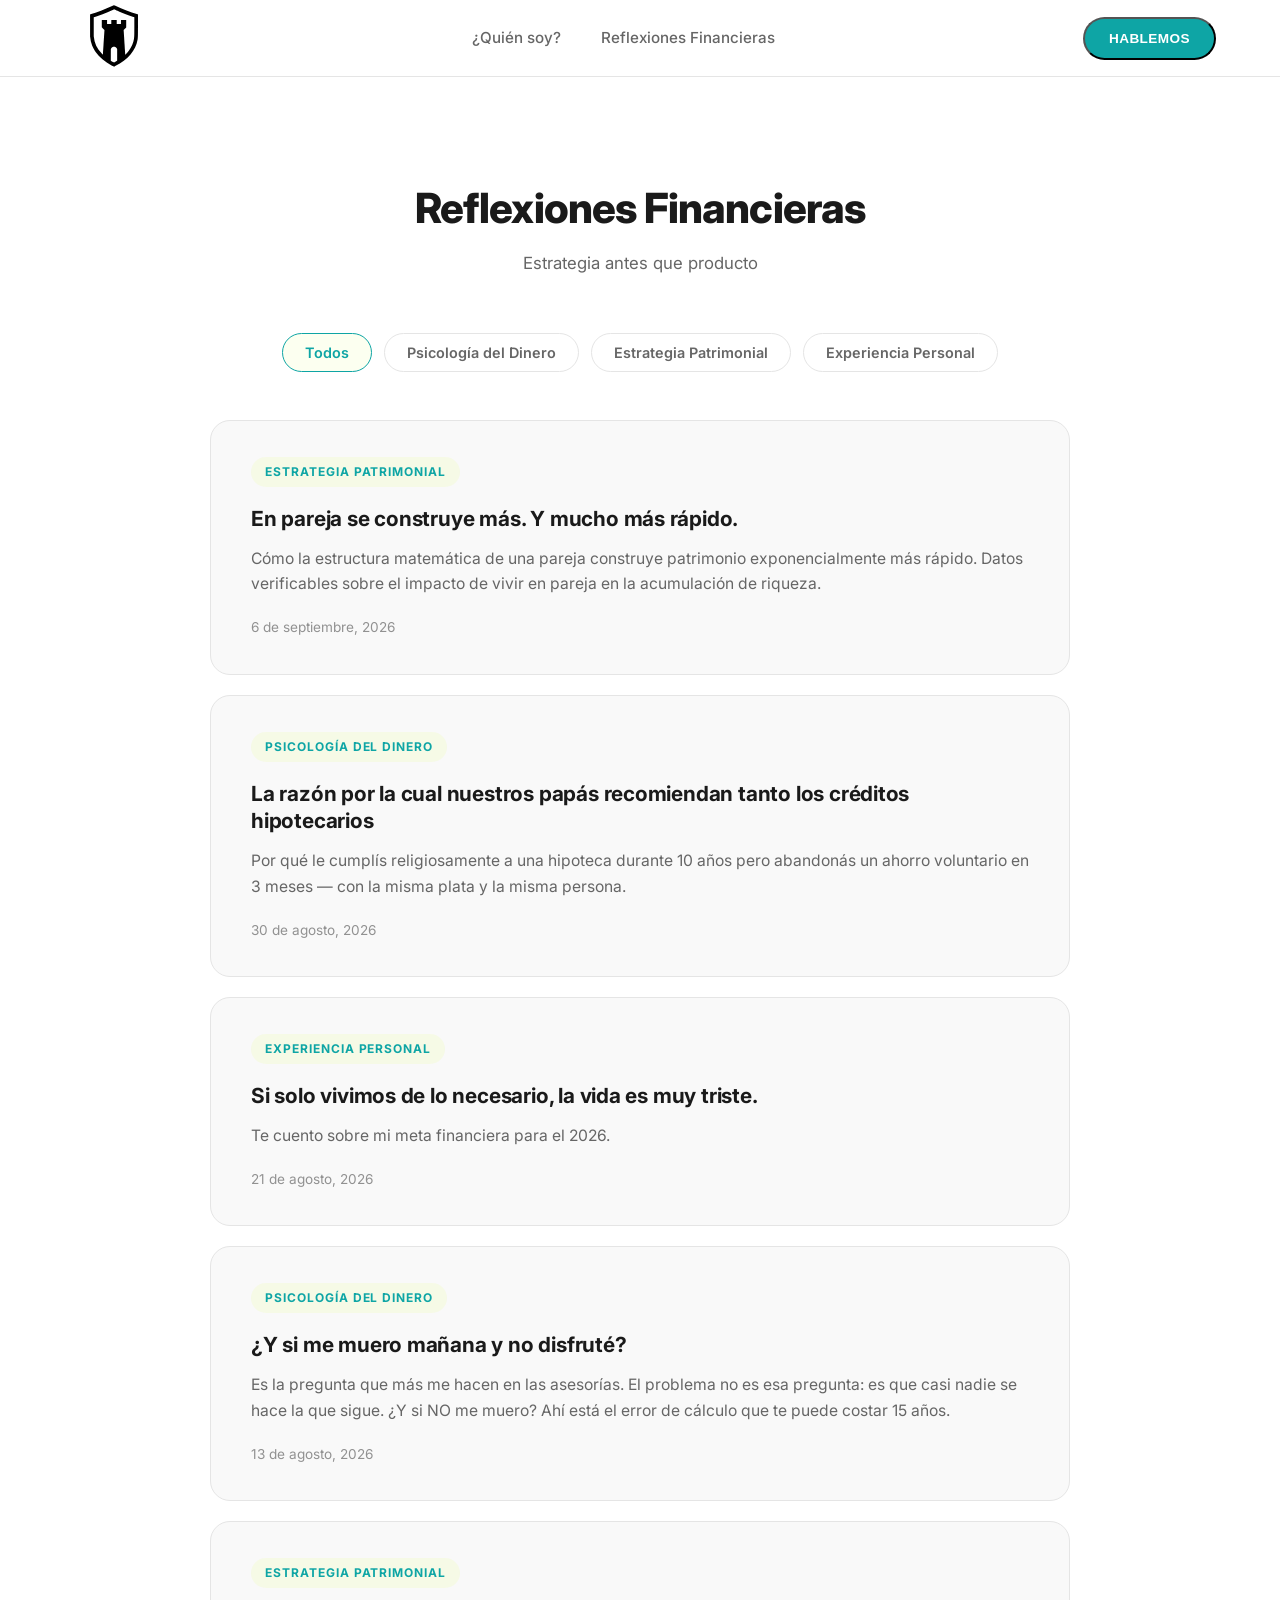
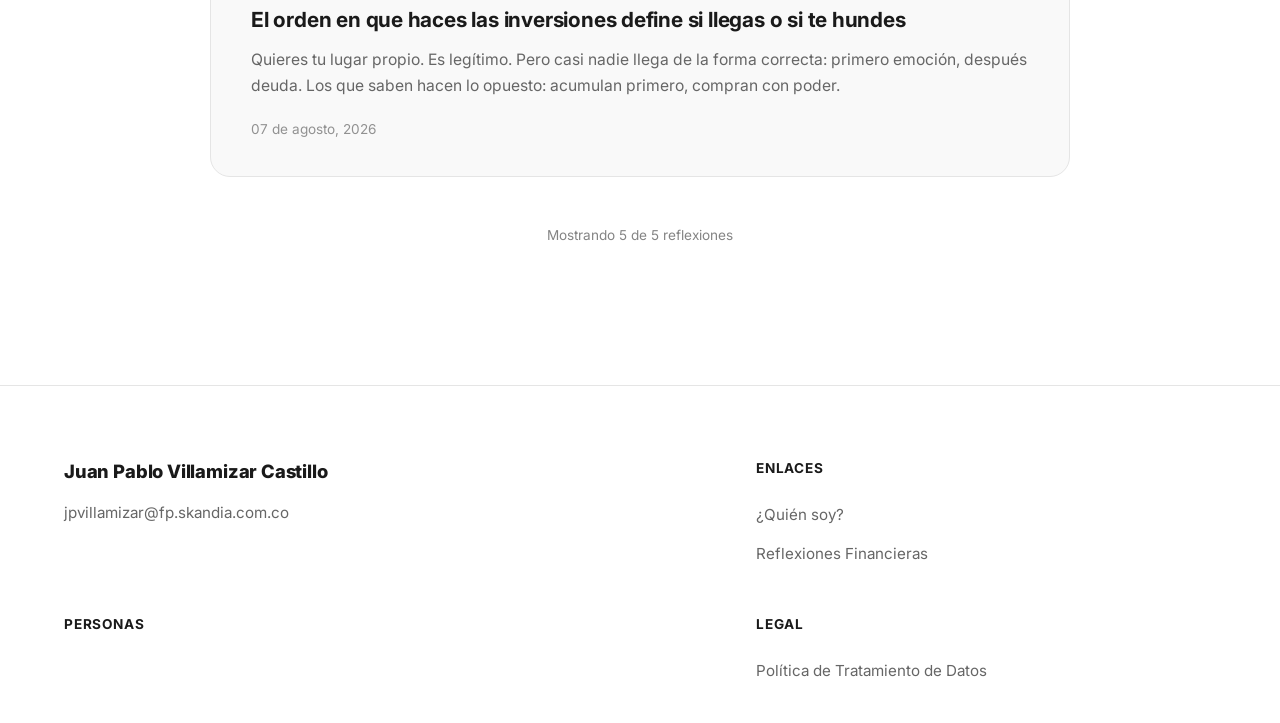
<file: reflexiones-financieras.html>
<!DOCTYPE html>
<html lang="es">
<head>
  <meta charset="UTF-8" />
  <meta name="viewport" content="width=device-width, initial-scale=1.0" />
  <title>Reflexiones Financieras | Juan Pablo Villamizar</title>
  <link rel="preconnect" href="https://fonts.googleapis.com" />
  <link rel="preconnect" href="https://fonts.gstatic.com" crossorigin />
  <link href="https://fonts.googleapis.com/css2?family=Inter:wght@400;500;600;700;800&display=swap" rel="stylesheet" />
  <link rel="stylesheet" href="style.css" />

  <style>
    /* ===== Reflexiones Financieras (página dedicada) ===== */
    .reflexiones-page {
      padding: 100px 0 140px;
    }

    .reflexion-filters {
      display: flex;
      flex-wrap: wrap;
      justify-content: center;
      gap: 12px;
      margin-bottom: 48px;
    }

    .filter-btn {
      font-family: inherit;
      font-size: 0.9rem;
      font-weight: 600;
      color: var(--text-secondary);
      background-color: transparent;
      border: 1px solid var(--border);
      border-radius: 100px;
      padding: 10px 22px;
      cursor: pointer;
      transition: border-color 0.2s ease, color 0.2s ease, background-color 0.2s ease;
    }

    .filter-btn:hover {
      border-color: rgba(217, 255, 63, 0.35);
      color: var(--text-primary);
    }

    .filter-btn.is-active {
      border-color: var(--accent);
      color: var(--accent);
      background-color: rgba(217, 255, 63, 0.08);
    }

    .reflexiones-pagination {
      display: flex;
      flex-direction: column;
      align-items: center;
      gap: 16px;
      margin-top: 48px;
    }

    .load-more-btn {
      padding: 14px 32px;
      font-size: 0.95rem;
    }

    .reflexiones-count {
      font-size: 0.85rem;
      color: var(--text-secondary);
      opacity: 0.8;
    }

    @media (max-width: 600px) {
      .reflexiones-page {
        padding: 80px 0 100px;
      }

      .reflexion-filters {
        flex-direction: column;
        align-items: stretch;
      }

      .filter-btn {
        width: 100%;
        text-align: center;
      }

      .load-more-btn {
        width: 100%;
      }
    }

    .reflexion-card {
      cursor: pointer;
    }
  </style>
</head>
<body>

  <header class="header">
    <div class="container header__inner">
      <a href="index.html" class="logo">
        <img src="logo.svg" alt="Juan Pablo Villamizar" class="logo__img" />
      </a>

      <button class="nav-toggle" id="navToggle" aria-label="Abrir menú" aria-expanded="false">
        <span></span>
        <span></span>
        <span></span>
      </button>

      <nav class="nav" id="mainNav">
        <ul class="nav__list">
          <li><a href="index.html#nosotros" class="nav__link">¿Quién soy?</a></li>
          <li><a href="reflexiones-financieras.html" class="nav__link">Reflexiones Financieras</a></li>
        </ul>
      </nav>

      <button type="button" class="btn btn--cta header__cta" id="openContactModal">HABLEMOS</button>
    </div>
  </header>

  <main>
    <section class="reflexiones-financieras reflexiones-page" id="reflexiones-financieras">
      <div class="container">
        <div class="reflexiones__header">
          <h1 class="reflexiones__title">Reflexiones Financieras</h1>
          <p class="reflexiones__subtitle">Estrategia antes que producto</p>
        </div>

        <div class="reflexion-filters" id="reflexionFilters">
          <button type="button" class="filter-btn is-active" data-filter="todos">Todos</button>
          <button type="button" class="filter-btn" data-filter="psicologia">Psicología del Dinero</button>
          <button type="button" class="filter-btn" data-filter="estrategia">Estrategia Patrimonial</button>
          <button type="button" class="filter-btn" data-filter="experiencia">Experiencia Personal</button>
        </div>

        <div class="reflexiones__list" id="reflexionesList"></div>

        <div class="reflexiones-pagination">
          <button type="button" class="btn btn--outline load-more-btn" id="loadMoreBtn">Cargar más reflexiones</button>
          <p class="reflexiones-count" id="reflexionesCount">Mostrando 0 de 0 reflexiones</p>
        </div>
      </div>
    </section>
  </main>

  <footer class="footer">
    <div class="container footer__inner">
      <!-- Columna 1: Brand -->
      <div class="footer__col footer__col--brand">
        <a href="index.html" class="footer__brand">Juan Pablo Villamizar Castillo</a>
        <a href="mailto:jpvillamizar@fp.skandia.com.co" class="footer__email">jpvillamizar@fp.skandia.com.co</a>
      </div>

      <!-- Columna 2: Enlaces principales -->
      <div class="footer__col">
        <h3 class="footer__heading">Enlaces</h3>
        <ul class="footer__list">
          <li><a href="index.html#nosotros" class="footer__link">¿Quién soy?</a></li>
          <li><a href="reflexiones-financieras.html" class="footer__link">Reflexiones Financieras</a></li>
        </ul>
      </div>

      <!-- Columna 3: Personas (SIN links, solo heading) -->
      <div class="footer__col">
        <h3 class="footer__heading">Personas</h3>
      </div>

      <!-- Columna 4: Legal -->
      <div class="footer__col">
        <h3 class="footer__heading">Legal</h3>
        <ul class="footer__list">
          <li><a href="politica-tratamiento-datos.html" class="footer__link">Política de Tratamiento de Datos</a></li>
        </ul>
      </div>
    </div>
  </footer>

  <div class="modal-overlay" id="contactModalOverlay">
    <div class="modal" role="dialog" aria-modal="true" aria-labelledby="contactModalTitle">
      <button type="button" class="modal__close" id="closeContactModal" aria-label="Cerrar">
        <svg width="18" height="18" viewBox="0 0 18 18" fill="none">
          <path d="M2 2L16 16M16 2L2 16" stroke="currentColor" stroke-width="1.6" stroke-linecap="round"/>
        </svg>
      </button>

      <h2 class="modal__title" id="contactModalTitle">Ponte en contacto</h2>
      <p class="modal__subtitle">Cuéntanos sobre tu proyecto y te contactaremos a la brevedad.</p>

      <form class="modal__form" id="contactForm">
        <div class="form-group">
          <label for="fullName">Nombre Completo</label>
          <input type="text" id="fullName" name="fullName" required />
        </div>

        <div class="form-group">
          <label for="linkedin">LinkedIn Profile</label>
          <input type="url" id="linkedin" name="linkedin" placeholder="linkedin.com/in/tu-perfil" />
        </div>

        <div class="form-row">
          <div class="form-group">
            <label for="phone">Teléfono</label>
            <input type="tel" id="phone" name="phone" required />
          </div>
          <div class="form-group">
            <label for="email">Email</label>
            <input type="email" id="email" name="email" required />
          </div>
        </div>

        <div class="form-group">
          <label for="message">¿Cómo te podemos ayudar?</label>
          <textarea id="message" name="message" rows="4"></textarea>
        </div>

        <label class="checkbox-group">
          <input type="checkbox" id="privacyPolicy" name="privacyPolicy" required />
          <span>Acepto la <a href="politica-tratamiento-datos.html" target="_blank" rel="noopener" class="inline-link">Política de Tratamiento de Datos Personales</a>.</span>
        </label>

        <button type="submit" class="btn btn--cta modal__submit">ENVIAR</button>
      </form>
    </div>
  </div>

  <script>
    const navToggle = document.getElementById('navToggle');
    const mainNav = document.getElementById('mainNav');

    navToggle.addEventListener('click', () => {
      const isOpen = mainNav.classList.toggle('is-open');
      navToggle.classList.toggle('is-open');
      navToggle.setAttribute('aria-expanded', isOpen);
    });

    const contactModalOverlay = document.getElementById('contactModalOverlay');
    const openContactModal = document.getElementById('openContactModal');
    const closeContactModal = document.getElementById('closeContactModal');

    const openModal = () => {
      contactModalOverlay.classList.add('is-open');
      document.body.classList.add('modal-open');
    };

    const closeModal = () => {
      contactModalOverlay.classList.remove('is-open');
      document.body.classList.remove('modal-open');
    };

    openContactModal.addEventListener('click', openModal);
    closeContactModal.addEventListener('click', closeModal);

    contactModalOverlay.addEventListener('click', (e) => {
      if (e.target === contactModalOverlay) closeModal();
    });

    document.addEventListener('keydown', (e) => {
      if (e.key === 'Escape' && contactModalOverlay.classList.contains('is-open')) {
        closeModal();
      }
    });

    document.getElementById('contactForm').addEventListener('submit', function(e) {
      e.preventDefault();

      const submitBtn = e.target.querySelector('button[type="submit"]');
      const originalBtnText = submitBtn.innerText;
      submitBtn.innerText = 'ENVIANDO...';
      submitBtn.disabled = true;

      // Reemplaza esta URL con la tuya de Google Apps Script
      const SCRIPT_URL = 'https://script.google.com/macros/s/AKfycbzHT7zYtWZRDqIqQ-Z_yzwOs47rKaZ9F3GA0aGe3IZ6wIFYPAkXJtQAMqJR0zdX5Y1I7g/exec';

      const formData = {
        fullName: document.getElementById('fullName').value,
        linkedin: document.getElementById('linkedin').value,
        phone: document.getElementById('phone').value,
        email: document.getElementById('email').value,
        message: document.getElementById('message').value
      };

      fetch(SCRIPT_URL, {
        method: 'POST',
        mode: 'no-cors',
        headers: { 'Content-Type': 'application/json' },
        body: JSON.stringify(formData)
      })
      .then(() => {
        alert('¡Gracias! Hemos recibido tu mensaje y te contactaremos pronto.');
        e.target.reset();
        closeModal();
      })
      .catch((error) => {
        alert('Hubo un error al enviar el mensaje. Por favor intenta de nuevo.');
        console.error('Error:', error);
      })
      .finally(() => {
        submitBtn.innerText = originalBtnText;
        submitBtn.disabled = false;
      });
    });

    /* ===== Reflexiones Financieras: datos, filtros y paginación ===== */
    const reflexionesData = [
      {
        id: '2026-09-06',
        category: 'estrategia',
        badge: 'Estrategia Patrimonial',
        title: 'En pareja se construye más. Y mucho más rápido.',
        excerpt: 'Cómo la estructura matemática de una pareja construye patrimonio exponencialmente más rápido. Datos verificables sobre el impacto de vivir en pareja en la acumulación de riqueza.',
        date: '6 de septiembre, 2026',
        dateSortValue: '2026-09-06',
        url: 'reflexion-pareja-patrimonio.html'
      },
      {
        id: '2026-08-07',
        category: 'estrategia',
        badge: 'Estrategia Patrimonial',
        title: 'El orden en que haces las inversiones define si llegas o si te hundes',
        excerpt: 'Quieres tu lugar propio. Es legítimo. Pero casi nadie llega de la forma correcta: primero emoción, después deuda. Los que saben hacen lo opuesto: acumulan primero, compran con poder.',
        date: '07 de agosto, 2026',
        dateSortValue: '2026-08-07',
        url: 'reflexion-engorde.html'
      },
      {
        id: '2026-08-13',
        category: 'psicologia',
        badge: 'Psicología del Dinero',
        title: '¿Y si me muero mañana y no disfruté?',
        excerpt: 'Es la pregunta que más me hacen en las asesorías. El problema no es esa pregunta: es que casi nadie se hace la que sigue. ¿Y si NO me muero? Ahí está el error de cálculo que te puede costar 15 años.',
        date: '13 de agosto, 2026',
        dateSortValue: '2026-08-13',
        url: 'reflexion-bola-de-nieve.html'
      },
      {
        id: '2026-08-21',
        category: 'experiencia',
        badge: 'Experiencia Personal',
        title: 'Si solo vivimos de lo necesario, la vida es muy triste.',
        excerpt: 'Te cuento sobre mi meta financiera para el 2026.',
        date: '21 de agosto, 2026',
        dateSortValue: '2026-08-21',
        url: 'reflexion-metas-financieras-siempre-de-primero.html'
      },
      {
        id: '2026-08-30',
        category: 'psicologia',
        badge: 'Psicología del Dinero',
        title: 'La razón por la cual nuestros papás recomiendan tanto los créditos hipotecarios',
        excerpt: 'Por qué le cumplís religiosamente a una hipoteca durante 10 años pero abandonás un ahorro voluntario en 3 meses — con la misma plata y la misma persona.',
        date: '30 de agosto, 2026',
        dateSortValue: '2026-08-30',
        url: 'reflexion-ahorro-forzado-vs-voluntario.html'
      }
    ];

    const PAGE_SIZE = 6;

    // Ordenar reflexiones por fecha (más reciente primero)
    reflexionesData.sort((a, b) => new Date(b.dateSortValue) - new Date(a.dateSortValue));

    let currentFilter = 'todos';
    let visibleCount = PAGE_SIZE;

    const reflexionesListEl = document.getElementById('reflexionesList');
    const reflexionesCountEl = document.getElementById('reflexionesCount');
    const loadMoreBtn = document.getElementById('loadMoreBtn');
    const filterBtns = document.querySelectorAll('.filter-btn');

    function getFilteredReflexiones() {
      if (currentFilter === 'todos') return reflexionesData;
      return reflexionesData.filter((r) => r.category === currentFilter);
    }

    function cardTemplate(r) {
      return `
        <a href="${r.url}" class="reflexion-card" role="button">
          <span class="reflexion-card__badge">${r.badge}</span>
          <h3 class="reflexion-card__title">${r.title}</h3>
          <p class="reflexion-card__excerpt">${r.excerpt}</p>
          <time class="reflexion-card__date">${r.date}</time>
        </a>
      `;
    }

    function renderReflexiones() {
      const filtered = getFilteredReflexiones();
      const visible = filtered.slice(0, visibleCount);

      reflexionesListEl.innerHTML = visible.map((r) => cardTemplate(r)).join('');
      reflexionesCountEl.textContent = `Mostrando ${visible.length} de ${filtered.length} reflexiones`;
      loadMoreBtn.style.display = visibleCount >= filtered.length ? 'none' : 'inline-flex';
    }

    filterBtns.forEach((btn) => {
      btn.addEventListener('click', () => {
        filterBtns.forEach((b) => b.classList.remove('is-active'));
        btn.classList.add('is-active');
        currentFilter = btn.dataset.filter;
        visibleCount = PAGE_SIZE;
        renderReflexiones();
      });
    });

    loadMoreBtn.addEventListener('click', () => {
      visibleCount += PAGE_SIZE;
      renderReflexiones();
    });

    renderReflexiones();
  </script>

</body>
</html>
</file>
<file: style.css>
/* ===== Reset & Base ===== */
* {
  margin: 0;
  padding: 0;
  box-sizing: border-box;
}

:root {
  --bg: #ffffff;
  --bg-elevated: #f9f9f9;
  --text-primary: #1a1a1a;
  --text-secondary: #666666;
  --accent: #0ea5a5;
  --accent-hover: #0d9193;
  --border: #e5e5e5;
  --container-width: 1200px;
}

html {
  scroll-behavior: smooth;
}

body {
  background-color: var(--bg);
  color: var(--text-primary);
  font-family: 'Inter', -apple-system, BlinkMacSystemFont, 'Segoe UI', sans-serif;
  line-height: 1.5;
  overflow-x: hidden;
}

a {
  text-decoration: none;
  color: inherit;
}

ul {
  list-style: none;
}

.container {
  width: 100%;
  max-width: var(--container-width);
  margin: 0 auto;
  padding: 0 24px;
}

/* ===== Header ===== */
.header {
  position: sticky;
  top: 0;
  z-index: 100;
  background-color: rgba(255, 255, 255, 0.85);
  backdrop-filter: blur(10px);
  -webkit-backdrop-filter: blur(10px);
  border-bottom: 1px solid var(--border);
}

.header__inner {
  display: flex;
  align-items: center;
  justify-content: space-between;
  height: 76px;
}

.logo {
  display: inline-flex;
  align-items: center;
  z-index: 110;
}

.logo__img {
  display: block;
  height: 100px;           /* Aumentamos el tamaño para que sea bien visible */
  width: auto;            /* Mantiene la proporción horizontal */
  filter: none;      /* Pasa el logo de negro a blanco resplandeciente */
  transition: opacity 0.2s ease;
}

.logo__img:hover {
  opacity: 0.8;           /* Efecto suave al pasar el cursor */
}

/* ---- Nav ---- */
.nav__list {
  display: flex;
  align-items: center;
  gap: 40px;
}

.nav__link {
  display: flex;
  align-items: center;
  gap: 6px;
  font-size: 0.95rem;
  font-weight: 500;
  color: var(--text-secondary);
  transition: color 0.2s ease;
  cursor: pointer;
}

.nav__link:hover {
  color: var(--text-primary);
}

.chevron {
  transition: transform 0.2s ease;
}

.nav__item--dropdown {
  position: relative;
}

.nav__item--dropdown:hover .chevron {
  transform: rotate(180deg);
}

.dropdown {
  position: absolute;
  top: calc(100% + 16px);
  left: 50%;
  transform: translateX(-50%) translateY(8px);
  min-width: 190px;
  background-color: var(--bg-elevated);
  border: 1px solid var(--border);
  border-radius: 12px;
  padding: 8px;
  opacity: 0;
  visibility: hidden;
  transition: opacity 0.2s ease, transform 0.2s ease, visibility 0.2s ease;
  box-shadow: 0 12px 32px rgba(0, 0, 0, 0.08);
}

.nav__item--dropdown:hover .dropdown {
  opacity: 1;
  visibility: visible;
  transform: translateX(-50%) translateY(0);
}

.dropdown__link {
  display: block;
  padding: 10px 14px;
  font-size: 0.9rem;
  font-weight: 500;
  color: var(--text-secondary);
  border-radius: 8px;
  transition: background-color 0.2s ease, color 0.2s ease;
  white-space: nowrap;
}

.dropdown__link:hover {
  background-color: rgba(14, 165, 165, 0.08);
  color: var(--text-primary);
}

/* ---- CTA Button ---- */
.btn {
  display: inline-flex;
  align-items: center;
  justify-content: center;
  font-weight: 700;
  border-radius: 100px;
  transition: background-color 0.2s ease, transform 0.15s ease, box-shadow 0.2s ease;
  cursor: pointer;
  white-space: nowrap;
}

.btn--cta {
  background-color: var(--accent);
  color: #ffffff;
  font-size: 0.85rem;
  letter-spacing: 0.03em;
  padding: 12px 24px;
}

.btn--cta:hover {
  background-color: var(--accent-hover);
  transform: translateY(-1px);
  box-shadow: 0 8px 20px rgba(14, 165, 165, 0.15);
}

/* ---- Mobile Nav Toggle ---- */
.nav-toggle {
  display: none;
  flex-direction: column;
  justify-content: center;
  gap: 5px;
  width: 32px;
  height: 32px;
  background: none;
  border: none;
  cursor: pointer;
  z-index: 110;
}

.nav-toggle span {
  display: block;
  width: 100%;
  height: 2px;
  background-color: var(--text-primary);
  border-radius: 2px;
  transition: transform 0.3s ease, opacity 0.3s ease;
}

.nav-toggle.is-open span:nth-child(1) {
  transform: translateY(7px) rotate(45deg);
}

.nav-toggle.is-open span:nth-child(2) {
  opacity: 0;
}

.nav-toggle.is-open span:nth-child(3) {
  transform: translateY(-7px) rotate(-45deg);
}

/* ===== Hero Section ===== */
.hero {
  position: relative;
  padding: 140px 0 120px;
  overflow: hidden;
}

.hero::before {
  content: '';
  position: absolute;
  top: -10%;
  left: 50%;
  transform: translateX(-50%);
  width: 600px;
  height: 600px;
  background: radial-gradient(circle, rgba(14, 165, 165, 0.08) 0%, rgba(14, 165, 165, 0.02) 50%, rgba(14, 165, 165, 0) 70%);
  pointer-events: none;
  z-index: 0;
}

.hero__inner {
  position: relative;
  z-index: 1;
  max-width: 900px;
  text-align: center;
  margin: 0 auto;
  display: flex;
  flex-direction: column;
  align-items: center;
}

.cursor {
  color: var(--accent);
  animation: blink 1s step-end infinite;
}

@keyframes blink {
  0%, 100% { opacity: 1; }
  50% { opacity: 0; }
}

.hero__lead {
  margin-top: 32px;
  display: flex;
  flex-direction: column;
  align-items: center;
}

.hero__lead-label {
  font-size: 16px;
  font-weight: 400;
  color: var(--text-secondary);
  margin-bottom: 8px;
}

.hero__lead-highlight {
  font-family: 'Inter', -apple-system, BlinkMacSystemFont, 'Segoe UI', sans-serif;
  font-size: 72px;
  font-weight: 800;
  line-height: 1.05;
  letter-spacing: -0.02em;
  color: var(--accent);
  margin-bottom: 24px;
}

.hero__lead-text {
  font-size: 16px;
  font-weight: 400;
  color: var(--text-secondary);
  max-width: 620px;
  margin-bottom: 32px;
}

.hero__cta {
  margin-top: 40px;
  background-color: var(--accent);
  color: #ffffff;
  font-size: 1rem;
  padding: 16px 36px;
}

.hero__cta:hover {
  background-color: var(--accent-hover);
  transform: translateY(-2px);
  box-shadow: 0 10px 28px rgba(14, 165, 165, 0.2);
}

.hero__text {
  margin-top: 56px;
  padding-top: 40px;
  border-top: 1px solid var(--border);
  font-size: 1rem;
  font-weight: 400;
  color: var(--text-secondary);
  max-width: 560px;
}

/* ===== Segments Section ===== */
.segments {
  padding: 100px 0 140px;
}

.segments__title {
  font-size: clamp(1.8rem, 3.5vw, 2.6rem);
  font-weight: 800;
  letter-spacing: -0.02em;
  text-align: center;
  margin-bottom: 56px;
}

.segments__grid {
  display: grid;
  grid-template-columns: repeat(2, 1fr);
  gap: 28px;
}

.segment-card {
  display: flex;
  flex-direction: column;
  align-items: flex-start;
  background-color: var(--bg-elevated);
  border: 1px solid var(--border);
  border-radius: 20px;
  padding: 40px;
  transition: border-color 0.25s ease, transform 0.25s ease, box-shadow 0.25s ease;
}

.segment-card:hover {
  border-color: var(--accent);
  transform: translateY(-4px);
  box-shadow: 0 16px 40px rgba(0, 0, 0, 0.08);
}

.segment-card__tag {
  display: inline-block;
  font-size: 0.75rem;
  font-weight: 700;
  letter-spacing: 0.08em;
  text-transform: uppercase;
  color: var(--accent);
  background-color: rgba(217, 255, 63, 0.1);
  border-radius: 100px;
  padding: 6px 14px;
  margin-bottom: 20px;
}

.segment-card__desc {
  font-size: 1rem;
  line-height: 1.6;
  color: var(--text-secondary);
  margin-bottom: 28px;
}

.segment-card__list {
  display: flex;
  flex-direction: column;
  gap: 14px;
  width: 100%;
  margin-bottom: 36px;
}

.segment-card__list li {
  display: flex;
  align-items: center;
  gap: 12px;
  font-size: 0.95rem;
  font-weight: 500;
  color: var(--text-primary);
}

.check-icon {
  flex-shrink: 0;
  color: var(--accent);
  background-color: rgba(217, 255, 63, 0.1);
  border-radius: 50%;
  padding: 3px;
}

.btn--outline {
  width: 100%;
  background-color: transparent;
  color: var(--text-primary);
  border: 1px solid var(--border);
  font-size: 0.95rem;
  padding: 14px 28px;
  margin-top: auto;
}

.btn--outline:hover {
  background-color: var(--accent);
  border-color: var(--accent);
  color: #0a0a0a;
}

.btn--outline-accent {
  color: var(--accent);
  border-color: var(--accent);
}

/* ===== Reflexiones Financieras Section ===== */
.reflexiones-financieras {
  padding: 100px 0 140px;
}

.reflexiones__header {
  text-align: center;
  margin-bottom: 56px;
}

.reflexiones__title {
  font-size: clamp(1.8rem, 3.5vw, 2.6rem);
  font-weight: 800;
  letter-spacing: -0.02em;
}

.reflexiones__subtitle {
  margin-top: 12px;
  font-size: 1.05rem;
  color: var(--text-secondary);
}

.reflexiones__list {
  display: flex;
  flex-direction: column;
  gap: 20px;
  max-width: 860px;
  margin: 0 auto;
}

.reflexion-card {
  display: flex;
  flex-direction: column;
  align-items: flex-start;
  background-color: var(--bg-elevated);
  border: 1px solid var(--border);
  border-radius: 20px;
  padding: 36px 40px;
  transition: border-color 0.25s ease, transform 0.25s ease, box-shadow 0.25s ease;
}

.reflexion-card:hover {
  border-color: rgba(217, 255, 63, 0.35);
  transform: translateY(-2px);
  box-shadow: 0 16px 40px rgba(0, 0, 0, 0.35);
}

.reflexion-card__badge {
  display: inline-block;
  font-size: 0.75rem;
  font-weight: 700;
  letter-spacing: 0.08em;
  text-transform: uppercase;
  color: var(--accent);
  background-color: rgba(217, 255, 63, 0.1);
  border-radius: 100px;
  padding: 6px 14px;
  margin-bottom: 18px;
}

.reflexion-card__title {
  font-size: 1.3rem;
  font-weight: 700;
  letter-spacing: -0.01em;
  line-height: 1.3;
  margin-bottom: 14px;
}

.reflexion-card__excerpt {
  font-size: 0.98rem;
  line-height: 1.65;
  color: var(--text-secondary);
  margin-bottom: 20px;
}

.reflexion-card__date {
  font-size: 0.85rem;
  color: var(--text-secondary);
  opacity: 0.7;
}

/* ===== Contact Modal ===== */
.modal-overlay {
  position: fixed;
  inset: 0;
  z-index: 200;
  display: flex;
  align-items: center;
  justify-content: center;
  padding: 24px;
  background-color: rgba(0, 0, 0, 0.7);
  backdrop-filter: blur(6px);
  -webkit-backdrop-filter: blur(6px);
  opacity: 0;
  visibility: hidden;
  transition: opacity 0.25s ease, visibility 0.25s ease;
}

.modal-overlay.is-open {
  opacity: 1;
  visibility: visible;
}

body.modal-open {
  overflow: hidden;
}

.modal {
  position: relative;
  width: 100%;
  max-width: 560px;
  max-height: 90vh;
  overflow-y: auto;
  background-color: var(--bg-elevated);
  border: 1px solid var(--border);
  border-radius: 20px;
  padding: 48px;
  transform: translateY(16px) scale(0.98);
  transition: transform 0.25s ease;
}

.modal-overlay.is-open .modal {
  transform: translateY(0) scale(1);
}

.modal__close {
  position: absolute;
  top: 20px;
  right: 20px;
  display: flex;
  align-items: center;
  justify-content: center;
  width: 36px;
  height: 36px;
  background-color: transparent;
  border: 1px solid var(--border);
  border-radius: 50%;
  color: var(--text-secondary);
  cursor: pointer;
  transition: color 0.2s ease, border-color 0.2s ease;
}

.modal__close:hover {
  color: var(--text-primary);
  border-color: var(--text-primary);
}

.modal__title {
  font-size: 1.7rem;
  font-weight: 800;
  letter-spacing: -0.02em;
  padding-right: 40px;
}

.modal__subtitle {
  margin-top: 8px;
  font-size: 0.95rem;
  color: var(--text-secondary);
}

.modal__form {
  margin-top: 32px;
  display: flex;
  flex-direction: column;
  gap: 20px;
}

.form-row {
  display: grid;
  grid-template-columns: 1fr 1fr;
  gap: 16px;
}

.form-group {
  display: flex;
  flex-direction: column;
  gap: 8px;
}

.form-group label {
  font-size: 0.85rem;
  font-weight: 600;
  color: var(--text-secondary);
}

.form-group input,
.form-group select,
.form-group textarea {
  background-color: var(--bg);
  border: 1px solid var(--border);
  border-radius: 10px;
  padding: 12px 16px;
  font-family: inherit;
  font-size: 0.95rem;
  color: var(--text-primary);
  outline: none;
  transition: border-color 0.2s ease;
}

.form-group textarea {
  resize: vertical;
  min-height: 90px;
}

.form-group input:focus,
.form-group select:focus,
.form-group textarea:focus {
  border-color: var(--accent);
}

.form-group select {
  appearance: none;
  -webkit-appearance: none;
  background-image: url("data:image/svg+xml,%3Csvg xmlns='http://www.w3.org/2000/svg' width='10' height='6' viewBox='0 0 10 6' fill='none'%3E%3Cpath d='M1 1L5 5L9 1' stroke='%239a9a94' stroke-width='1.5' stroke-linecap='round' stroke-linejoin='round'/%3E%3C/svg%3E");
  background-repeat: no-repeat;
  background-position: right 16px center;
  padding-right: 40px;
  cursor: pointer;
}

.checkbox-group {
  display: flex;
  align-items: flex-start;
  gap: 10px;
  font-size: 0.85rem;
  color: var(--text-secondary);
  cursor: pointer;
  line-height: 1.5;
}

.checkbox-group input[type="checkbox"] {
  flex-shrink: 0;
  width: 18px;
  height: 18px;
  margin-top: 2px;
  accent-color: var(--accent);
  cursor: pointer;
}

.inline-link {
  color: var(--accent);
  text-decoration: underline;
  text-underline-offset: 2px;
}

.modal__submit {
  width: 100%;
  padding: 15px 28px;
  font-size: 0.95rem;
  margin-top: 4px;
}

/* ===== Footer ===== */
.footer {
  border-top: 1px solid var(--border);
  padding: 72px 0 40px;
}

.footer__inner {
  display: grid;
  grid-template-columns: 1.4fr 1fr;
  gap: 48px;
}

.footer__col--brand {
  display: flex;
  flex-direction: column;
  align-items: flex-start;
  gap: 16px;
}

.footer__email {
  font-size: 0.95rem;
  color: var(--text-secondary);
  transition: color 0.2s ease;
}

.footer__email:hover {
  color: var(--accent);
}

.footer__brand {
  font-size: 1.15rem;
  font-weight: 800;
  letter-spacing: -0.01em;
  color: var(--text-primary);
}

.footer__heading {
  font-size: 0.85rem;
  font-weight: 700;
  letter-spacing: 0.06em;
  text-transform: uppercase;
  color: var(--text-primary);
  margin-bottom: 24px;
}

.footer__list {
  display: flex;
  flex-direction: column;
  gap: 14px;
}

.footer__link {
  font-size: 0.95rem;
  color: var(--text-secondary);
  transition: color 0.2s ease;
}

.footer__link:hover {
  color: var(--accent);
}

/* ===== Override para Reflexion Modal ===== */
.reflexion-modal {
  max-width: 75vw !important;
}

/* ===== Responsive ===== */
@media (max-width: 900px) {
  .hero__lead-highlight {
    font-size: 56px;
  }

  .segments {
    padding: 80px 0 100px;
  }

  .segments__grid {
    grid-template-columns: 1fr;
    gap: 20px;
  }

  .segment-card {
    padding: 32px;
  }

  .reflexiones-financieras {
    padding: 80px 0 100px;
  }

  .reflexion-card {
    padding: 28px 28px;
  }

  .modal {
    padding: 36px 28px;
  }

  .footer {
    padding: 56px 0 32px;
  }

  .nav {
    position: fixed;
    top: 0;
    right: 0;
    height: 100vh;
    width: min(320px, 80vw);
    background-color: var(--bg-elevated);
    border-left: 1px solid var(--border);
    padding: 100px 32px 32px;
    transform: translateX(100%);
    transition: transform 0.3s ease;
    z-index: 105;
  }

  .nav.is-open {
    transform: translateX(0);
  }

  .nav__list {
    flex-direction: column;
    align-items: flex-start;
    gap: 8px;
    width: 100%;
  }

  .nav__link {
    width: 100%;
    padding: 12px 0;
    font-size: 1.05rem;
  }

  .nav__item--dropdown {
    width: 100%;
  }

  .dropdown {
    position: static;
    transform: none;
    opacity: 1;
    visibility: visible;
    display: none;
    box-shadow: none;
    border: none;
    background: transparent;
    padding: 0 0 0 12px;
    margin-top: 4px;
  }

  .nav__item--dropdown.is-open .dropdown {
    display: block;
  }

  .nav-toggle {
    display: flex;
  }

  .header__cta {
    display: none;
  }
}

@media (max-width: 900px) and (min-width: 600px) {
  .header__cta {
    display: inline-flex;
  }
}

@media (max-width: 600px) {
  .header__inner {
    height: 68px;
  }

  .hero {
    padding: 100px 0 80px;
  }

  .hero__lead-highlight {
    font-size: 48px;
  }

  .hero__cta {
    width: 100%;
  }

  .hero__text {
    margin-top: 40px;
    padding-top: 32px;
  }

  .segments__title {
    margin-bottom: 40px;
  }

  .segment-card {
    padding: 28px 24px;
  }

  .reflexion-card {
    padding: 24px 20px;
    border-radius: 16px;
  }

  .reflexion-card__title {
    font-size: 1.15rem;
  }

  .modal-overlay {
    padding: 16px;
  }

  .modal {
    max-width: 95vw;
    padding: 32px 20px;
    border-radius: 16px;
    overflow-x: hidden;
  }

  .modal__title {
    font-size: 1.4rem;
  }

  .form-row {
    grid-template-columns: 1fr;
    gap: 20px;
  }

  .footer__inner {
    grid-template-columns: 1fr;
    row-gap: 36px;
  }
}

/* ===== Estilos específicos para contenido de reflexiones ===== */

.reflexion-modal__body p {
  margin-bottom: 1rem;
  line-height: 1.6;
  color: var(--text-primary);
}

.reflexion-modal__body ul {
  list-style-type: disc;
  margin-left: 1.5rem;
  padding-left: 0;
  margin-bottom: 1rem;
}

.reflexion-modal__body ul li {
  margin-bottom: 0.8rem;
  line-height: 1.6;
  color: var(--text-secondary);
}

.reflexion-modal__body ol {
  list-style-type: decimal;
  margin-left: 1.5rem;
  padding-left: 0;
  margin-bottom: 1rem;
}

.reflexion-modal__body ol li {
  margin-bottom: 1rem;
  line-height: 1.6;
  color: var(--text-primary);
}

.reflexion-modal__body h3 {
  font-size: 1.2rem;
  font-weight: 700;
  margin-top: 1.5rem;
  margin-bottom: 0.8rem;
  color: var(--text-primary);
  border-bottom: 2px solid var(--accent);
  padding-bottom: 0.6rem;
}

.reflexion-modal__body h4 {
  font-size: 1rem;
  font-weight: 700;
  margin-top: 1.2rem;
  margin-bottom: 0.6rem;
  color: var(--text-primary);
}

.reflexion-modal__body blockquote {
  margin: 1.5rem 0;
  background: rgba(14, 165, 165, 0.08);
  border-left: 4px solid var(--accent);
  padding: 1.2rem;
  border-radius: 6px;
  color: var(--text-primary);
}

.reflexion-modal__body strong {
  font-weight: 700;
  color: var(--text-primary);
}

.reflexion-grid-2col {
  display: grid;
  grid-template-columns: 1fr 1fr;
  gap: 2.5rem;
  margin: 2.5rem auto;
  max-width: 950px;
}

.reflexion-grid-3col {
  display: grid;
  grid-template-columns: 1fr auto 1fr;
  gap: 1.5rem;
  align-items: start;
  margin: 2rem 0;
  padding: 1.5rem 0;
  border-top: 1px solid #e5e5e5;
  border-bottom: 1px solid #e5e5e5;
}

@media (max-width: 600px) {
  .reflexion-grid-2col,
  .reflexion-grid-3col {
    grid-template-columns: 1fr;
    gap: 1.25rem;
  }

  .reflexion-modal__body p {
    font-size: 0.95rem;
    margin-bottom: 0.8rem;
  }

  .reflexion-modal__body ul,
  .reflexion-modal__body ol {
    margin-left: 1.2rem;
  }

  .reflexion-modal__body ul li,
  .reflexion-modal__body ol li {
    font-size: 0.95rem;
    margin-bottom: 0.6rem;
  }

  .reflexion-modal__body h3 {
    font-size: 1.1rem;
    margin-top: 1.2rem;
  }

  .reflexion-modal__body h4 {
    margin-top: 1rem;
  }

  .reflexion-modal__body blockquote {
    margin: 1.2rem 0;
    padding: 1rem;
    font-size: 0.95rem;
  }
}
</file>
